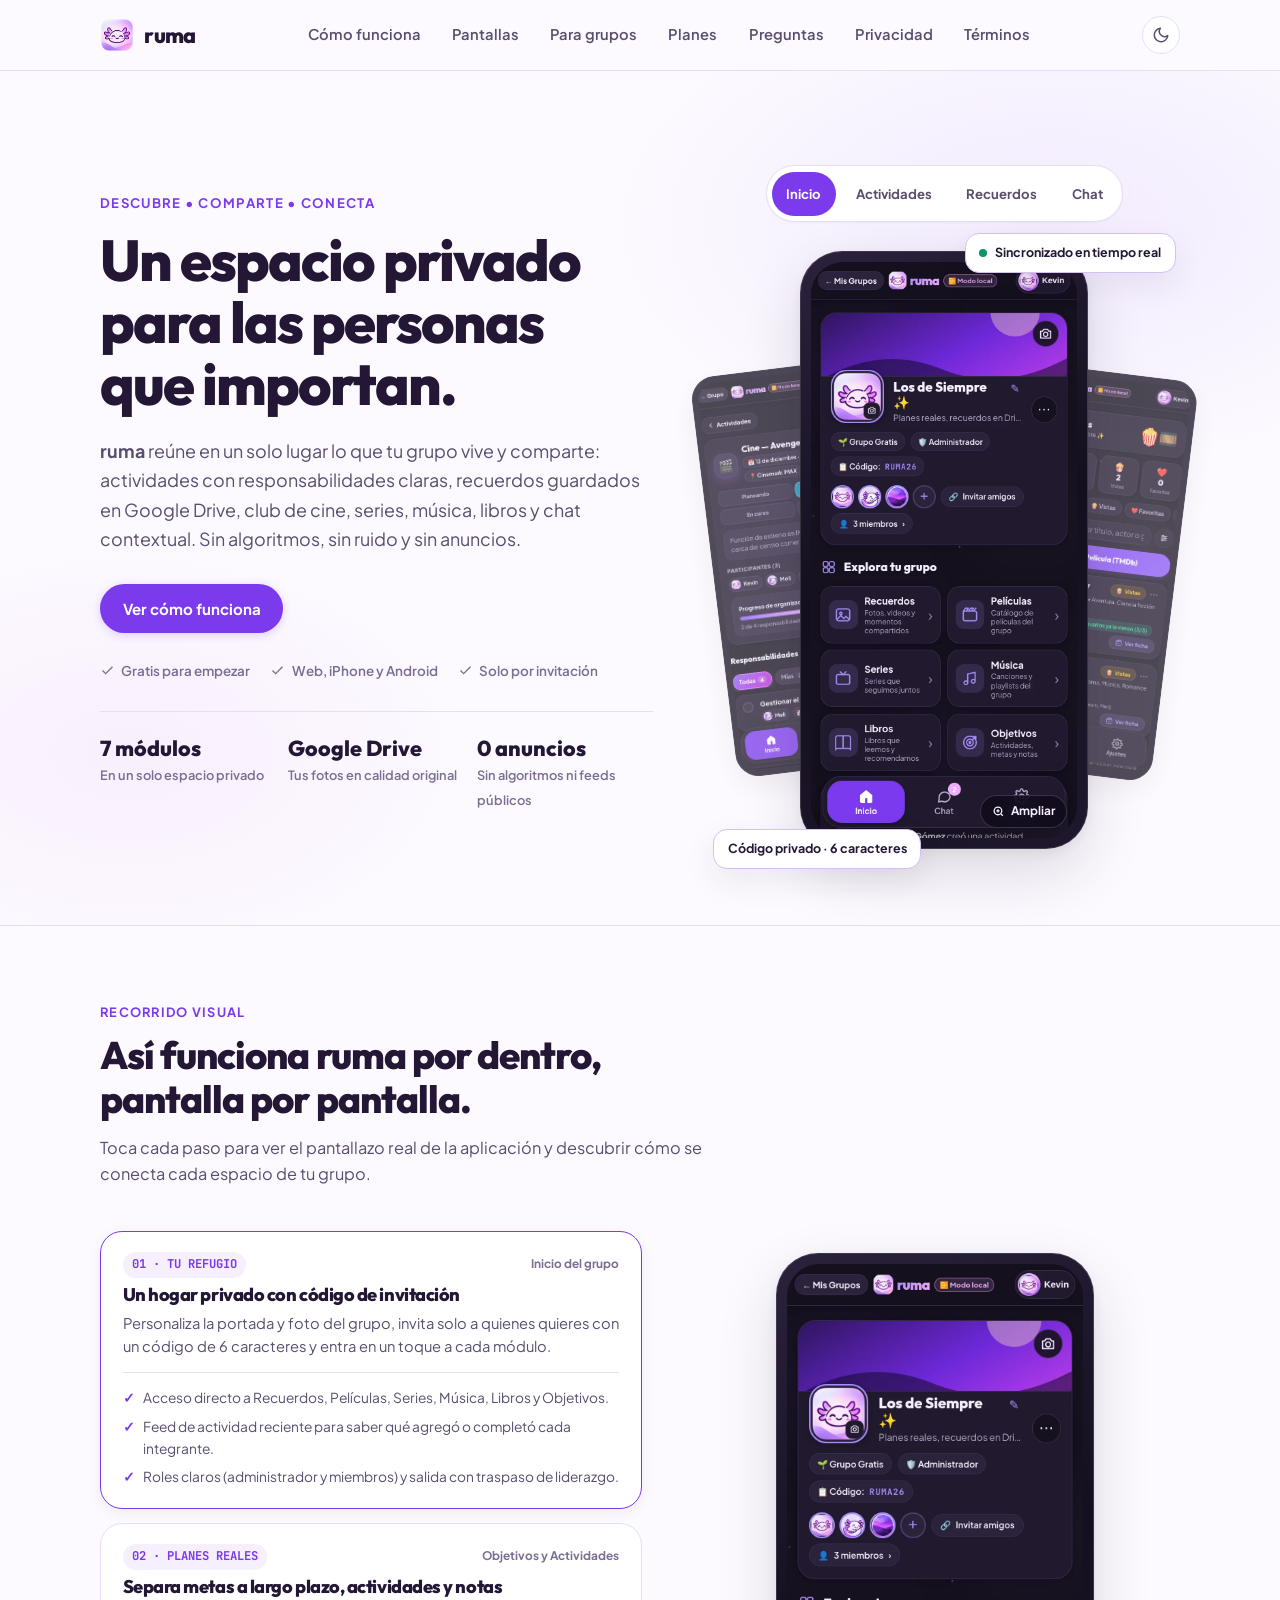
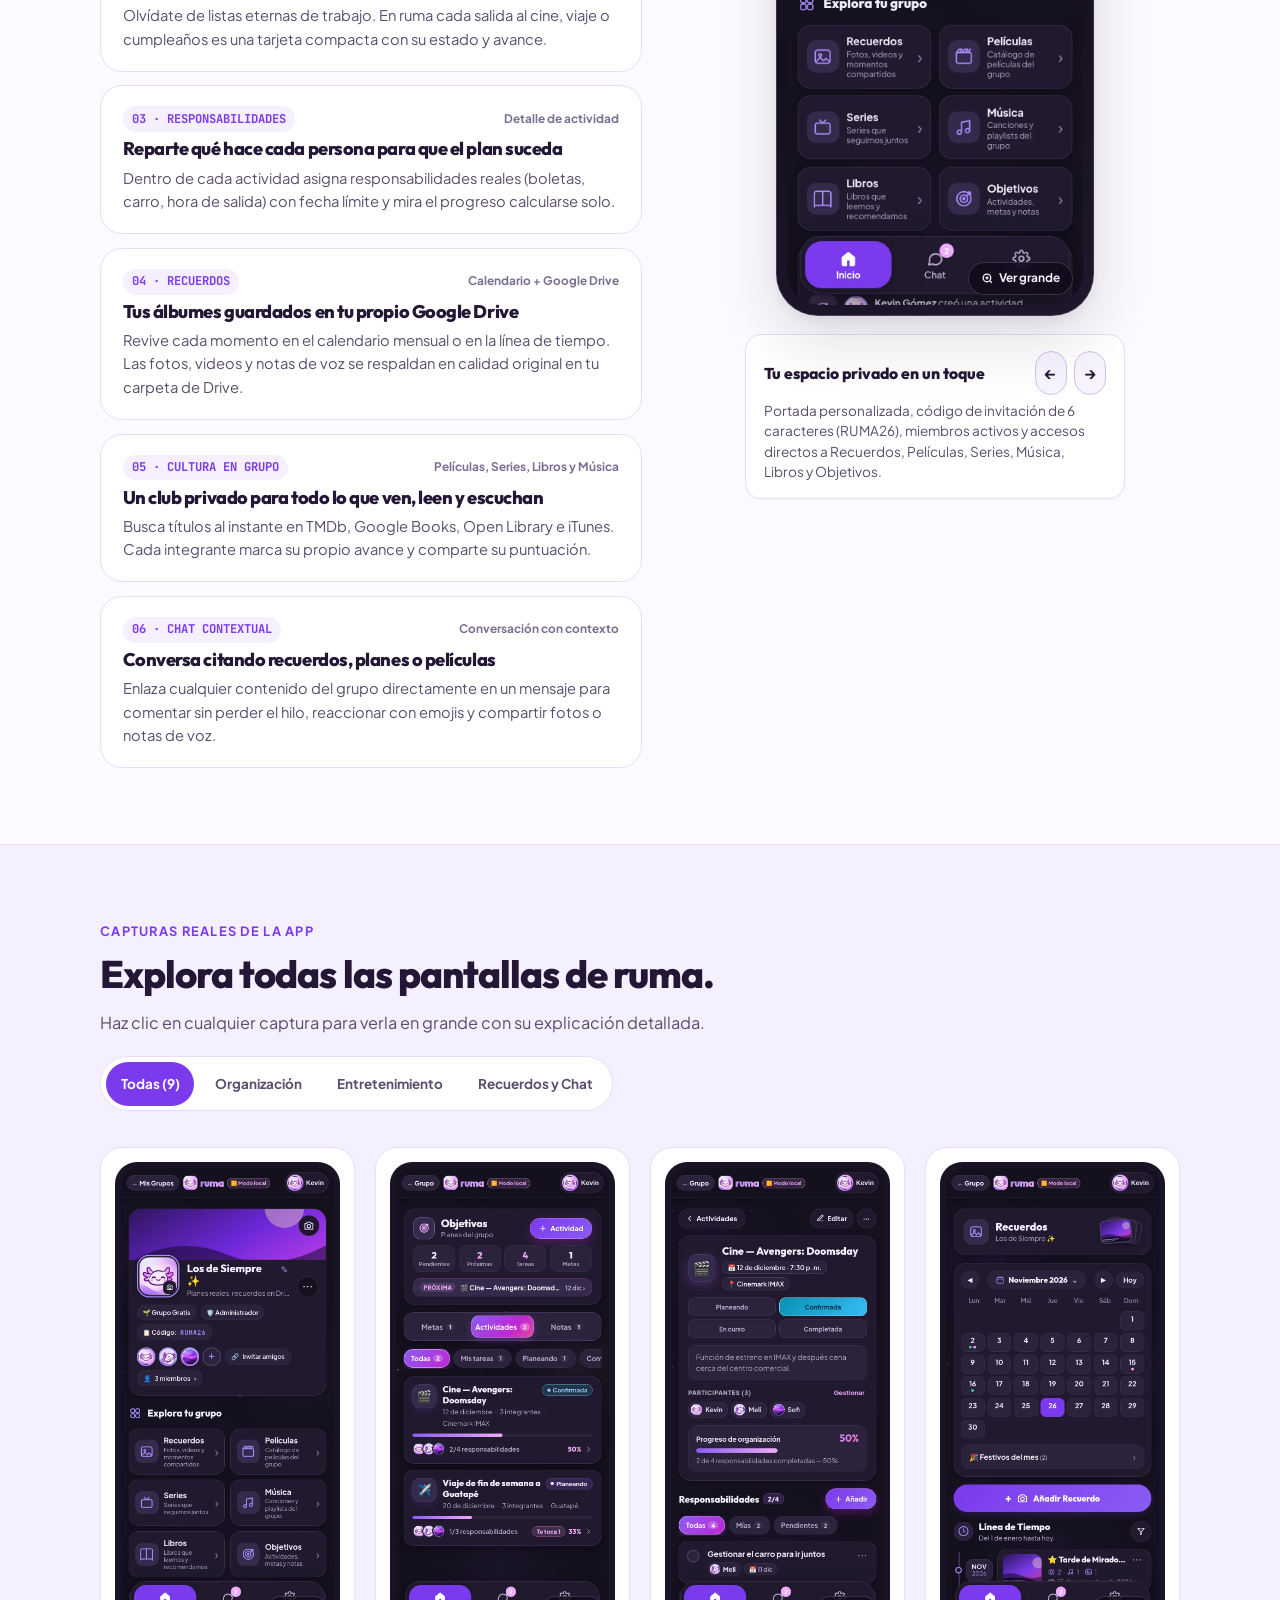
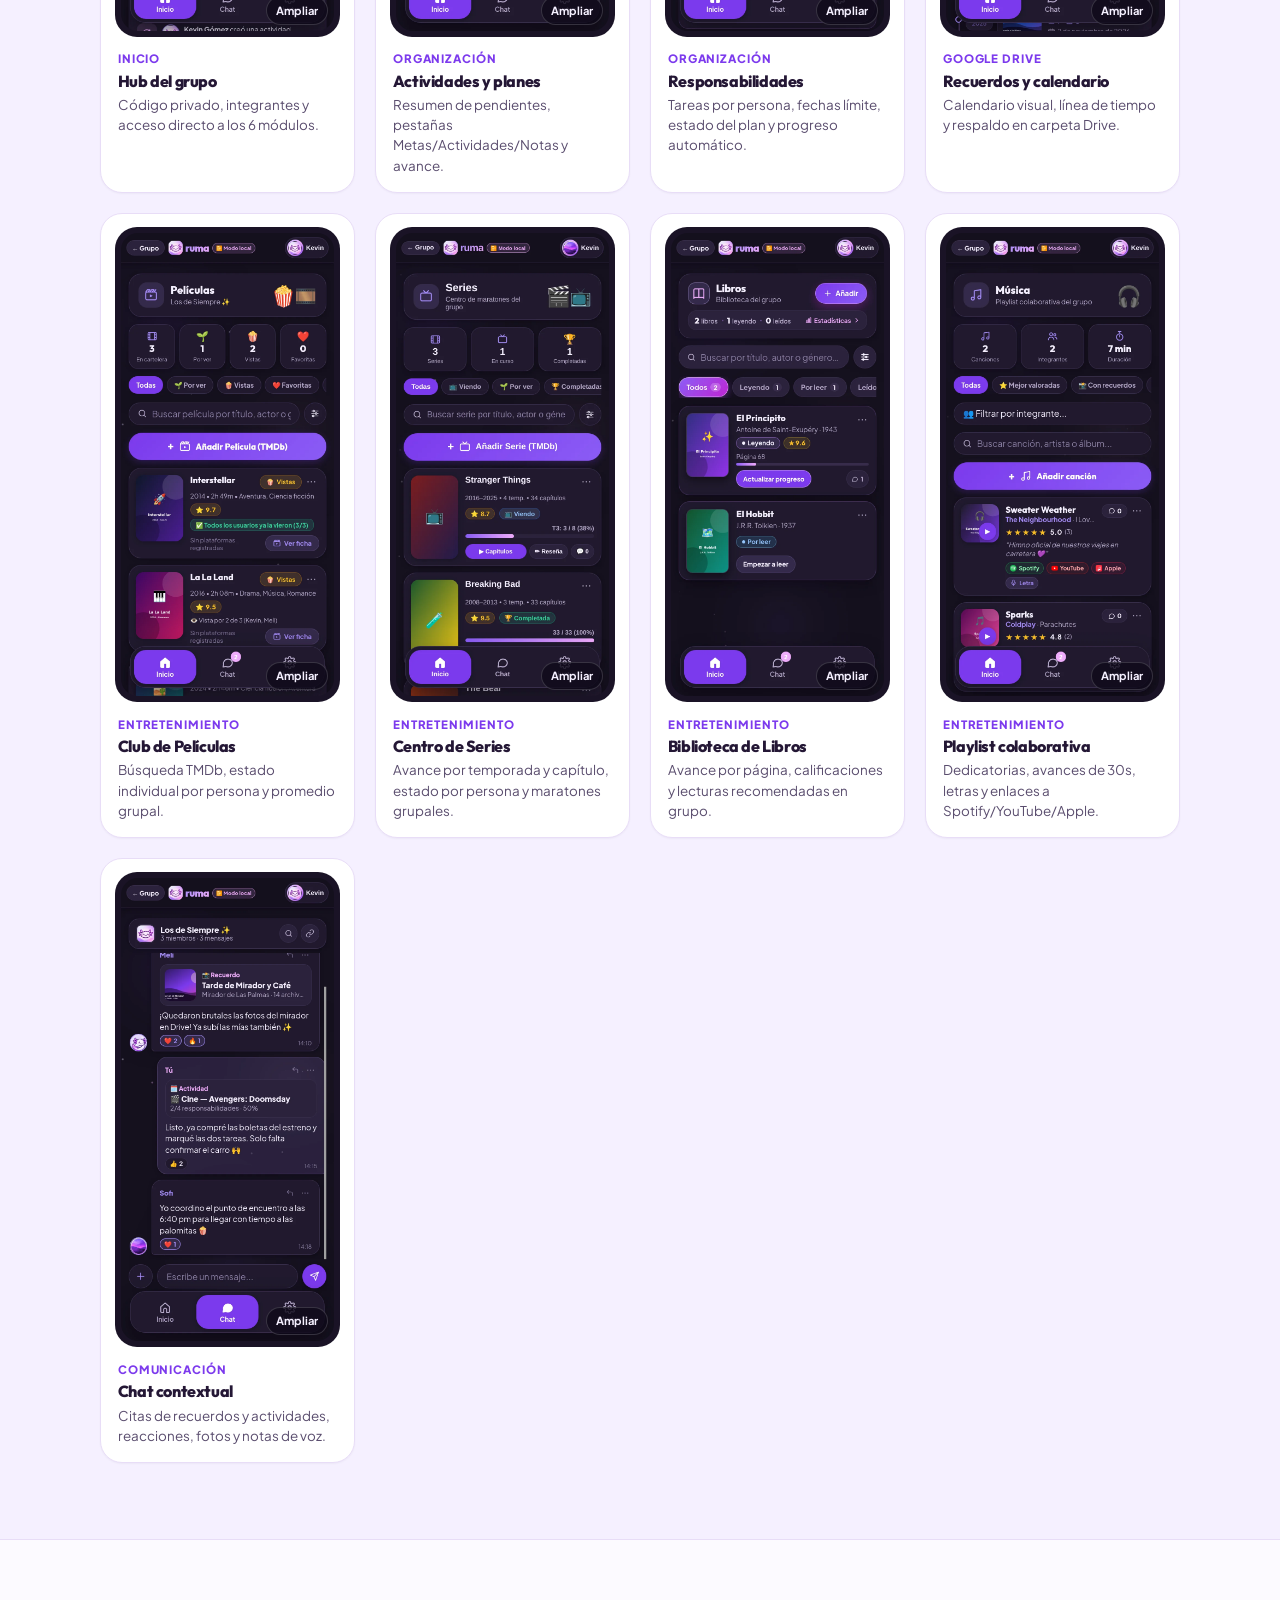
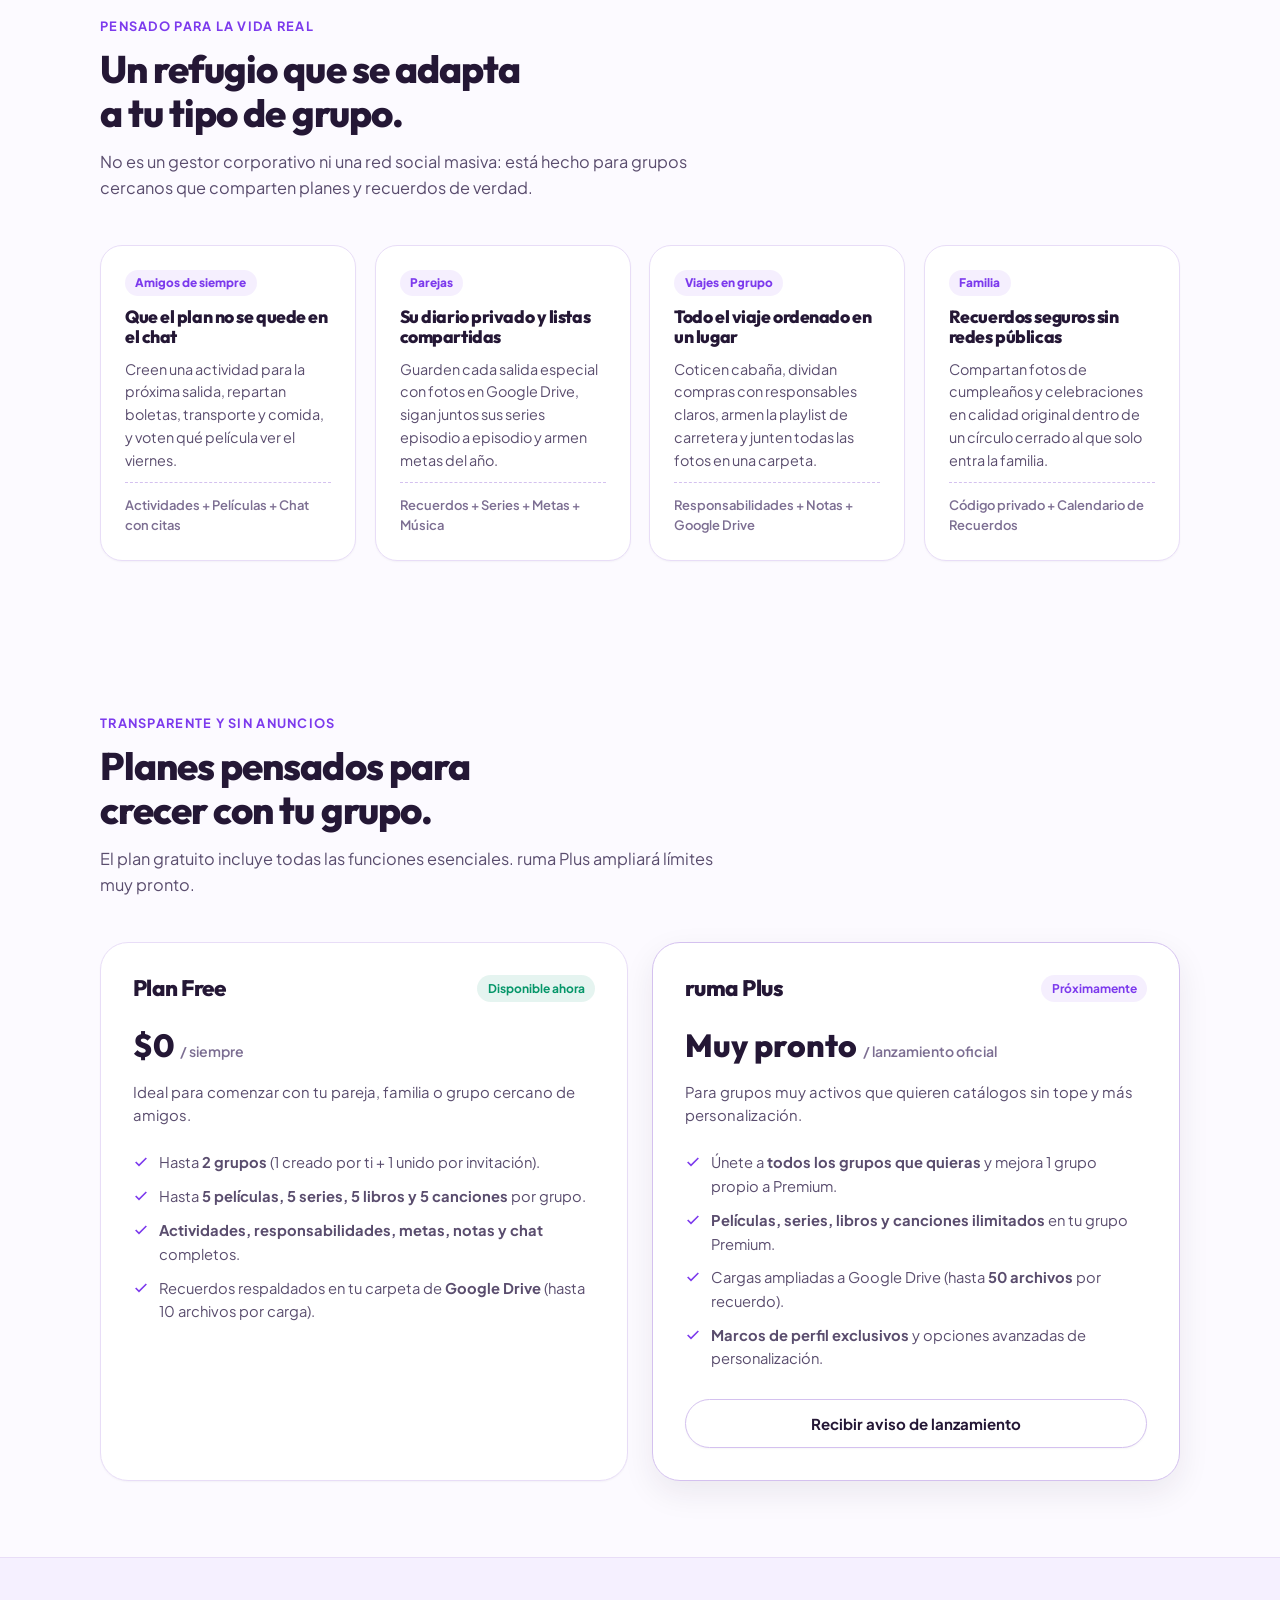
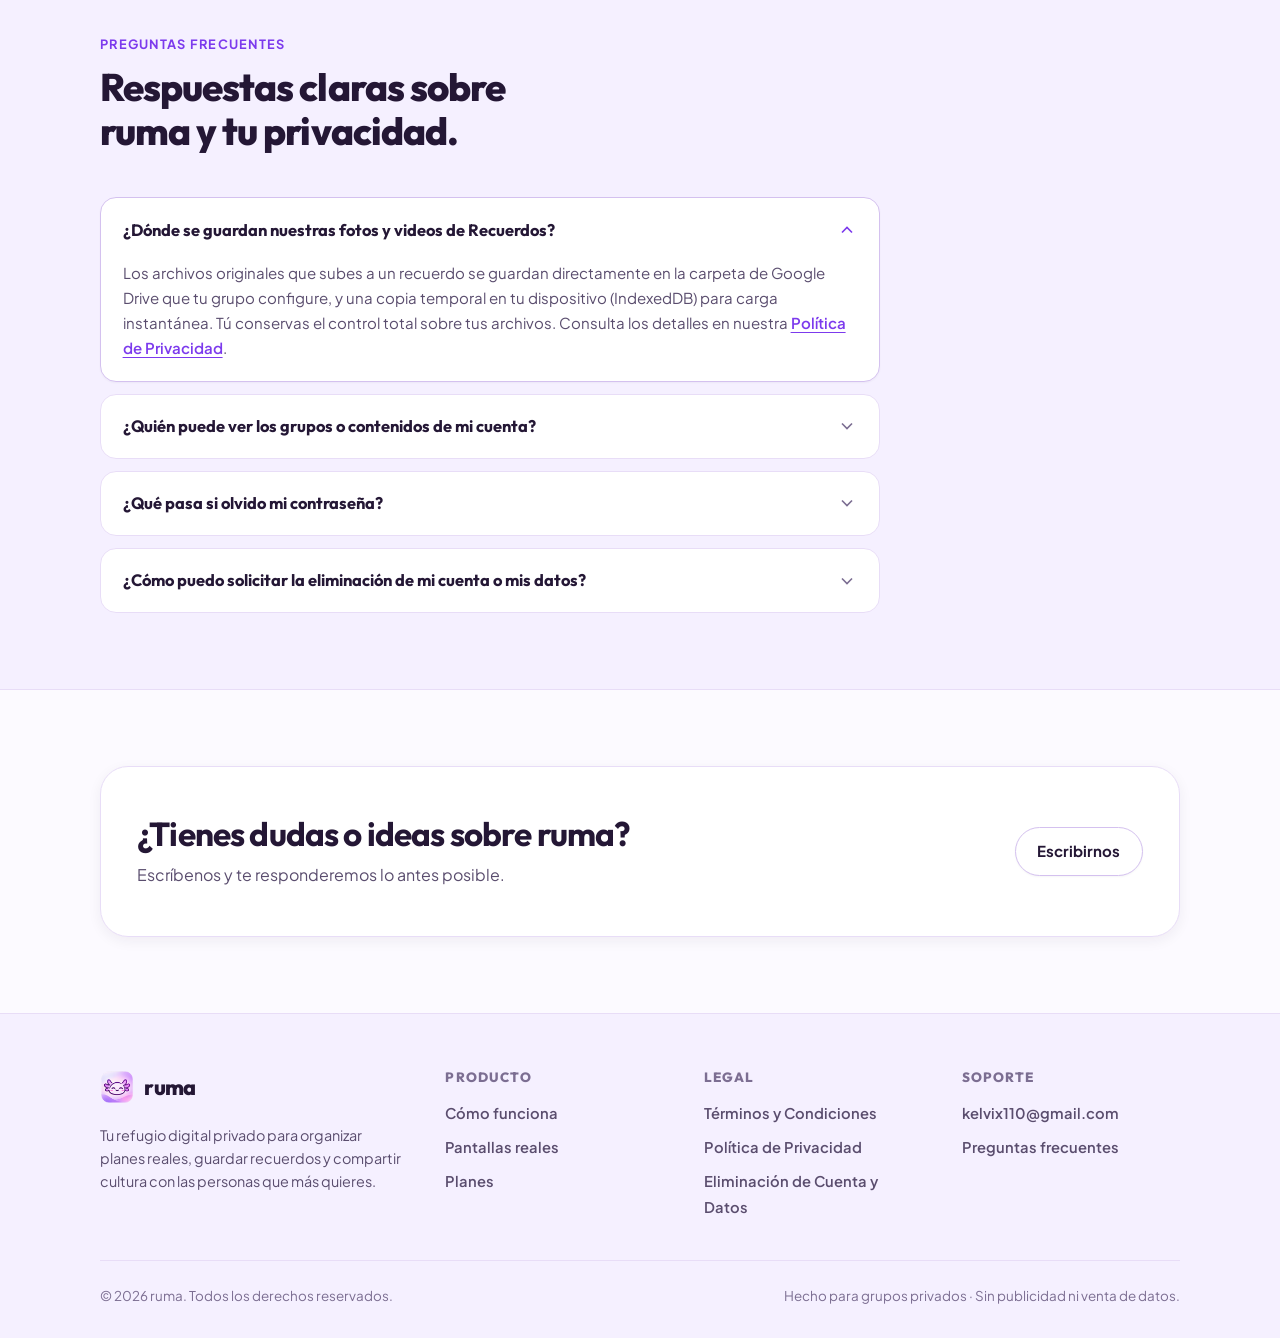
<file: index.html>
<!DOCTYPE html>
<html lang="es" data-theme="light">
<head>
  <meta charset="UTF-8" />
  <meta name="viewport" content="width=device-width, initial-scale=1.0" />
  <meta name="theme-color" content="#FCFAFF" />
  <title>ruma — Descubre • Comparte • Conecta</title>
  <meta name="description" content="ruma es el espacio digital privado para grupos de amigos, parejas y familias: recuerdos en Google Drive, actividades con responsabilidades, club de cine, series, música, libros y chat contextual." />

  <!-- Open Graph / Social -->
  <meta property="og:type" content="website" />
  <meta property="og:title" content="ruma — Descubre • Comparte • Conecta" />
  <meta property="og:description" content="Organiza planes reales, guarda recuerdos en Google Drive, comparte películas, series, música y libros, y conversa en un espacio privado sin algoritmos." />
  <meta property="og:image" content="assets/ruma_icon_512.png" />
  <meta name="twitter:card" content="summary" />

  <link rel="icon" type="image/png" href="assets/ruma_icon_192.png" />
  <link rel="apple-touch-icon" href="assets/apple-touch-icon.png" />

  <link rel="preconnect" href="https://fonts.googleapis.com" />
  <link rel="preconnect" href="https://fonts.gstatic.com" crossorigin />
  <link href="https://fonts.googleapis.com/css2?family=Outfit:wght@600;700;800&family=Plus+Jakarta+Sans:wght@400;500;600;700;800&family=JetBrains+Mono:wght@500;700&display=swap" rel="stylesheet" />
  <link rel="stylesheet" href="css/styles.css" />
</head>
<body>

  <!-- Navegación principal -->
  <header class="site-header">
    <div class="container nav-inner">
      <a href="./" class="brand" aria-label="ruma — Inicio">
        <img src="assets/ruma_home_axolotl.png" alt="Logo de ruma" class="brand-mark" width="34" height="34" />
        <span>ruma</span>
      </a>

      <nav class="nav-links" aria-label="Secciones principales">
        <a href="#recorrido">Cómo funciona</a>
        <a href="#pantallazos">Pantallas</a>
        <a href="#casos-de-uso">Para grupos</a>
        <a href="#planes">Planes</a>
        <a href="#faq">Preguntas</a>
        <a href="privacidad.html">Privacidad</a>
        <a href="terminos.html">Términos</a>
      </nav>

      <div class="nav-actions">
        <button type="button" class="icon-btn" id="theme-toggle" aria-label="Cambiar tema"></button>
        <button type="button" class="icon-btn mobile-menu-btn" id="mobile-menu-btn" aria-label="Abrir menú" aria-expanded="false" aria-controls="mobile-drawer">
          <svg width="20" height="20" viewBox="0 0 24 24" fill="none" stroke="currentColor" stroke-width="2" stroke-linecap="round" aria-hidden="true">
            <path d="M4 7h16M4 12h16M4 17h16" />
          </svg>
        </button>
      </div>
    </div>

    <div class="mobile-drawer" id="mobile-drawer">
      <nav class="mobile-drawer-links" aria-label="Menú móvil">
        <a href="#recorrido">Cómo funciona</a>
        <a href="#pantallazos">Pantallas reales</a>
        <a href="#casos-de-uso">Para quién es ruma</a>
        <a href="#planes">Planes</a>
        <a href="#faq">Preguntas frecuentes</a>
        <a href="privacidad.html">Política de privacidad</a>
        <a href="terminos.html">Términos y condiciones</a>
        <a href="eliminar-cuenta.html">Eliminación de cuenta</a>
      </nav>
    </div>
  </header>

  <main>
    <!-- Hero con escenario de pantallas reales -->
    <section class="hero">
      <div class="container hero-grid">
        <div>
          <div class="hero-eyebrow">Descubre • Comparte • Conecta</div>
          <h1>Un espacio privado para las personas que importan.</h1>
          <p class="hero-lead">
            <strong>ruma</strong> reúne en un solo lugar lo que tu grupo vive y comparte: actividades con responsabilidades claras, recuerdos guardados en Google Drive, club de cine, series, música, libros y chat contextual. Sin algoritmos, sin ruido y sin anuncios.
          </p>
          <div class="hero-cta-row">
            <a href="#recorrido" class="btn btn-primary">Ver cómo funciona</a>
          </div>
          <div class="hero-meta">
            <span>
              <svg width="15" height="15" viewBox="0 0 24 24" fill="none" stroke="currentColor" stroke-width="2.2" aria-hidden="true"><polyline points="20 6 9 17 4 12" /></svg>
              Gratis para empezar
            </span>
            <span>
              <svg width="15" height="15" viewBox="0 0 24 24" fill="none" stroke="currentColor" stroke-width="2.2" aria-hidden="true"><polyline points="20 6 9 17 4 12" /></svg>
              Web, iPhone y Android
            </span>
            <span>
              <svg width="15" height="15" viewBox="0 0 24 24" fill="none" stroke="currentColor" stroke-width="2.2" aria-hidden="true"><polyline points="20 6 9 17 4 12" /></svg>
              Solo por invitación
            </span>
          </div>

          <div class="hero-metrics">
            <div class="hero-metric">
              <strong>7 módulos</strong>
              <span>En un solo espacio privado</span>
            </div>
            <div class="hero-metric">
              <strong>Google Drive</strong>
              <span>Tus fotos en calidad original</span>
            </div>
            <div class="hero-metric">
              <strong>0 anuncios</strong>
              <span>Sin algoritmos ni feeds públicos</span>
            </div>
          </div>
        </div>

        <!-- Escenario visual con capturas reales de la app -->
        <div class="hero-stage" aria-label="Pantallazos reales de ruma">
          <div class="showcase-tabs" role="tablist" aria-label="Cambiar pantalla de vista previa">
            <button type="button" class="showcase-tab active" data-hero-screen="home" role="tab" aria-selected="true">Inicio</button>
            <button type="button" class="showcase-tab" data-hero-screen="activities" role="tab" aria-selected="false">Actividades</button>
            <button type="button" class="showcase-tab" data-hero-screen="memories" role="tab" aria-selected="false">Recuerdos</button>
            <button type="button" class="showcase-tab" data-hero-screen="chat" role="tab" aria-selected="false">Chat</button>
          </div>

          <div class="stage-cluster">
            <div class="stage-glow" aria-hidden="true"></div>

            <!-- Pantalla lateral izquierda (clic para cambiar) -->
            <button type="button" class="stage-peek stage-peek-left" data-peek-screen="activity-detail" aria-label="Ver pantalla de responsabilidades">
              <img src="assets/screens/screen-activity-detail.webp" alt="Vista de responsabilidades en ruma" width="196" height="424" />
            </button>

            <!-- Teléfono principal -->
            <div class="device-bezel">
              <div class="device-viewport" id="hero-phone-viewport">
                <img id="hero-phone-img" src="assets/screens/screen-home.webp" alt="Pantalla principal de un grupo en ruma" width="390" height="844" />
                <button type="button" class="device-zoom-btn" id="hero-zoom-btn" data-open-lightbox="home" aria-label="Ampliar pantallazo">
                  <svg width="13" height="13" viewBox="0 0 24 24" fill="none" stroke="currentColor" stroke-width="2.4" aria-hidden="true"><circle cx="11" cy="11" r="7"/><path d="m20 20-3.5-3.5M11 8v6M8 11h6"/></svg>
                  Ampliar
                </button>
              </div>
            </div>

            <!-- Pantalla lateral derecha (clic para cambiar) -->
            <button type="button" class="stage-peek stage-peek-right" data-peek-screen="movies" aria-label="Ver pantalla de club de películas">
              <img src="assets/screens/screen-movies.webp" alt="Vista de club de películas en ruma" width="196" height="424" />
            </button>

            <!-- Etiquetas contextuales sutiles -->
            <div class="stage-chip stage-chip-top" aria-hidden="true">
              <span class="stage-chip-dot"></span>
              Sincronizado en tiempo real
            </div>
            <div class="stage-chip stage-chip-bottom" aria-hidden="true">
              Código privado · 6 caracteres
            </div>
          </div>
        </div>
      </div>
    </section>

    <!-- Recorrido Visual Interactivo: Cómo funciona paso a paso -->
    <section class="section" id="recorrido">
      <div class="container">
        <div class="section-head" data-reveal>
          <div class="section-label">Recorrido visual</div>
          <h2>Así funciona ruma por dentro, pantalla por pantalla.</h2>
          <p>Toca cada paso para ver el pantallazo real de la aplicación y descubrir cómo se conecta cada espacio de tu grupo.</p>
        </div>

        <div class="tour-layout">
          <div class="tour-steps" role="list">
            <button type="button" class="tour-step active" data-tour-step data-tour-screen="home" aria-expanded="true">
              <div class="tour-step-head">
                <span class="tour-step-num">01 · TU REFUGIO</span>
                <span class="tour-step-tag">Inicio del grupo</span>
              </div>
              <h3>Un hogar privado con código de invitación</h3>
              <p>Personaliza la portada y foto del grupo, invita solo a quienes quieres con un código de 6 caracteres y entra en un toque a cada módulo.</p>
              <ul class="tour-step-bullets">
                <li>Acceso directo a Recuerdos, Películas, Series, Música, Libros y Objetivos.</li>
                <li>Feed de actividad reciente para saber qué agregó o completó cada integrante.</li>
                <li>Roles claros (administrador y miembros) y salida con traspaso de liderazgo.</li>
              </ul>
            </button>

            <button type="button" class="tour-step" data-tour-step data-tour-screen="activities" aria-expanded="false">
              <div class="tour-step-head">
                <span class="tour-step-num">02 · PLANES REALES</span>
                <span class="tour-step-tag">Objetivos y Actividades</span>
              </div>
              <h3>Separa metas a largo plazo, actividades y notas</h3>
              <p>Olvídate de listas eternas de trabajo. En ruma cada salida al cine, viaje o cumpleaños es una tarjeta compacta con su estado y avance.</p>
              <ul class="tour-step-bullets">
                <li>Tres pestañas limpias: Metas, Actividades y Notas compartidas.</li>
                <li>Resumen compacto con actividades pendientes, próximas y tareas asignadas a ti.</li>
                <li>Filtros rápidos por estado o por responsabilidades propias («Mis tareas»).</li>
              </ul>
            </button>

            <button type="button" class="tour-step" data-tour-step data-tour-screen="activity-detail" aria-expanded="false">
              <div class="tour-step-head">
                <span class="tour-step-num">03 · RESPONSABILIDADES</span>
                <span class="tour-step-tag">Detalle de actividad</span>
              </div>
              <h3>Reparte qué hace cada persona para que el plan suceda</h3>
              <p>Dentro de cada actividad asigna responsabilidades reales (boletas, carro, hora de salida) con fecha límite y mira el progreso calcularse solo.</p>
              <ul class="tour-step-bullets">
                <li>Estados de organización: Planeando, Confirmada, En curso y Completada.</li>
                <li>Avatar y nombre de cada responsable para saber exactamente qué le toca a cada uno.</li>
                <li>Barra de progreso automática según las tareas marcadas como listas.</li>
              </ul>
            </button>

            <button type="button" class="tour-step" data-tour-step data-tour-screen="memories" aria-expanded="false">
              <div class="tour-step-head">
                <span class="tour-step-num">04 · RECUERDOS</span>
                <span class="tour-step-tag">Calendario + Google Drive</span>
              </div>
              <h3>Tus álbumes guardados en tu propio Google Drive</h3>
              <p>Revive cada momento en el calendario mensual o en la línea de tiempo. Las fotos, videos y notas de voz se respaldan en calidad original en tu carpeta de Drive.</p>
              <ul class="tour-step-bullets">
                <li>Subcarpetas creadas automáticamente con formato «Título - Fecha».</li>
                <li>Asocia una canción, ubicación y comentarios del grupo a cada recuerdo.</li>
                <li>Caché local en IndexedDB para cargar tus recuerdos al instante en el teléfono.</li>
              </ul>
            </button>

            <div class="tour-step" data-tour-step data-tour-screen="movies" role="button" tabindex="0" aria-expanded="false">
              <div class="tour-step-head">
                <span class="tour-step-num">05 · CULTURA EN GRUPO</span>
                <span class="tour-step-tag">Películas, Series, Libros y Música</span>
              </div>
              <h3>Un club privado para todo lo que ven, leen y escuchan</h3>
              <p>Busca títulos al instante en TMDb, Google Books, Open Library e iTunes. Cada integrante marca su propio avance y comparte su puntuación.</p>
              <div class="tour-subpills" aria-label="Ver módulos de entretenimiento">
                <button type="button" class="tour-subpill active" data-sub-screen="movies">Películas</button>
                <button type="button" class="tour-subpill" data-sub-screen="books">Libros</button>
                <button type="button" class="tour-subpill" data-sub-screen="music">Música</button>
              </div>
              <ul class="tour-step-bullets">
                <li>Películas y series con seguimiento episodio por episodio y promedio grupal.</li>
                <li>Biblioteca de libros con barra de páginas leídas y reseñas por integrante.</li>
                <li>Playlist colaborativa con avances de 30s, letras y enlaces a Spotify, YouTube y Apple Music.</li>
              </ul>
            </div>

            <button type="button" class="tour-step" data-tour-step data-tour-screen="chat" aria-expanded="false">
              <div class="tour-step-head">
                <span class="tour-step-num">06 · CHAT CONTEXTUAL</span>
                <span class="tour-step-tag">Conversación con contexto</span>
              </div>
              <h3>Conversa citando recuerdos, planes o películas</h3>
              <p>Enlaza cualquier contenido del grupo directamente en un mensaje para comentar sin perder el hilo, reaccionar con emojis y compartir fotos o notas de voz.</p>
              <ul class="tour-step-bullets">
                <li>Selector organizado para citar recuerdos, películas, series, canciones, libros o actividades.</li>
                <li>Buscador interno de mensajes, respuestas estilo hilo y reacciones rápidas.</li>
                <li>Adjuntos de foto, video y audio optimizados para móvil sin llenar el almacenamiento local.</li>
              </ul>
            </button>
          </div>

          <!-- Teléfono sticky que cambia al seleccionar cada paso -->
          <div class="tour-sticky" data-reveal>
            <div class="device-bezel device-bezel-lg">
              <div class="device-viewport" id="tour-phone-viewport">
                <img id="tour-phone-img" src="assets/screens/screen-home.webp" alt="Vista real de ruma" width="390" height="844" />
                <button type="button" class="device-zoom-btn" id="tour-zoom-btn" data-open-lightbox="home" aria-label="Ver en pantalla completa">
                  <svg width="13" height="13" viewBox="0 0 24 24" fill="none" stroke="currentColor" stroke-width="2.4" aria-hidden="true"><circle cx="11" cy="11" r="7"/><path d="m20 20-3.5-3.5M11 8v6M8 11h6"/></svg>
                  Ver grande
                </button>
              </div>
            </div>

            <div class="tour-caption-card">
              <div class="tour-caption-top">
                <span class="tour-caption-title" id="tour-cap-title">Tu espacio privado en un toque</span>
                <div class="tour-nav-controls">
                  <button type="button" class="tour-nav-btn" id="tour-prev-btn" aria-label="Paso anterior">←</button>
                  <button type="button" class="tour-nav-btn" id="tour-next-btn" aria-label="Paso siguiente">→</button>
                </div>
              </div>
              <p class="tour-caption-text" id="tour-cap-text">
                Portada personalizada, código de invitación de 6 caracteres (RUMA26), miembros activos y accesos directos a Recuerdos, Películas, Series, Música, Libros y Objetivos.
              </p>
            </div>
          </div>
        </div>
      </div>
    </section>

    <!-- Galería completa de pantallazos reales -->
    <section class="section section-alt" id="pantallazos">
      <div class="container">
        <div class="gallery-head-row" data-reveal>
          <div class="section-head">
            <div class="section-label">Capturas reales de la app</div>
            <h2>Explora todas las pantallas de ruma.</h2>
            <p>Haz clic en cualquier captura para verla en grande con su explicación detallada.</p>
          </div>

          <div class="filter-bar" role="group" aria-label="Filtrar capturas por categoría">
            <button type="button" class="filter-pill active" data-gallery-filter="all" aria-pressed="true">Todas (9)</button>
            <button type="button" class="filter-pill" data-gallery-filter="org" aria-pressed="false">Organización</button>
            <button type="button" class="filter-pill" data-gallery-filter="media" aria-pressed="false">Entretenimiento</button>
            <button type="button" class="filter-pill" data-gallery-filter="social" aria-pressed="false">Recuerdos y Chat</button>
          </div>
        </div>

        <div class="screens-grid" data-reveal>
          <article class="screen-card" data-screen-cat="org">
            <button type="button" class="screen-thumb-btn" data-open-lightbox="home" aria-label="Ampliar Inicio del grupo">
              <img src="assets/screens/screen-home.webp" alt="Pantalla Inicio del grupo en ruma" loading="lazy" width="390" height="844" />
              <span class="screen-zoom-hint">Ampliar</span>
            </button>
            <div class="screen-card-info">
              <div class="screen-card-kicker">Inicio</div>
              <h3>Hub del grupo</h3>
              <p>Código privado, integrantes y acceso directo a los 6 módulos.</p>
            </div>
          </article>

          <article class="screen-card" data-screen-cat="org">
            <button type="button" class="screen-thumb-btn" data-open-lightbox="activities" aria-label="Ampliar Actividades grupales">
              <img src="assets/screens/screen-activities.webp" alt="Pantalla Actividades en ruma" loading="lazy" width="390" height="844" />
              <span class="screen-zoom-hint">Ampliar</span>
            </button>
            <div class="screen-card-info">
              <div class="screen-card-kicker">Organización</div>
              <h3>Actividades y planes</h3>
              <p>Resumen de pendientes, pestañas Metas/Actividades/Notas y avance.</p>
            </div>
          </article>

          <article class="screen-card" data-screen-cat="org">
            <button type="button" class="screen-thumb-btn" data-open-lightbox="activity-detail" aria-label="Ampliar Detalle de actividad">
              <img src="assets/screens/screen-activity-detail.webp" alt="Pantalla Detalle de actividad en ruma" loading="lazy" width="390" height="844" />
              <span class="screen-zoom-hint">Ampliar</span>
            </button>
            <div class="screen-card-info">
              <div class="screen-card-kicker">Organización</div>
              <h3>Responsabilidades</h3>
              <p>Tareas por persona, fechas límite, estado del plan y progreso automático.</p>
            </div>
          </article>

          <article class="screen-card" data-screen-cat="social">
            <button type="button" class="screen-thumb-btn" data-open-lightbox="memories" aria-label="Ampliar Recuerdos en Google Drive">
              <img src="assets/screens/screen-memories.webp" alt="Pantalla Recuerdos en ruma" loading="lazy" width="390" height="844" />
              <span class="screen-zoom-hint">Ampliar</span>
            </button>
            <div class="screen-card-info">
              <div class="screen-card-kicker">Google Drive</div>
              <h3>Recuerdos y calendario</h3>
              <p>Calendario visual, línea de tiempo y respaldo en carpeta Drive.</p>
            </div>
          </article>

          <article class="screen-card" data-screen-cat="media">
            <button type="button" class="screen-thumb-btn" data-open-lightbox="movies" aria-label="Ampliar Club de Películas">
              <img src="assets/screens/screen-movies.webp" alt="Pantalla Películas en ruma" loading="lazy" width="390" height="844" />
              <span class="screen-zoom-hint">Ampliar</span>
            </button>
            <div class="screen-card-info">
              <div class="screen-card-kicker">Entretenimiento</div>
              <h3>Club de Películas</h3>
              <p>Búsqueda TMDb, estado individual por persona y promedio grupal.</p>
            </div>
          </article>

          <article class="screen-card" data-screen-cat="media">
            <button type="button" class="screen-thumb-btn" data-open-lightbox="series" aria-label="Ampliar Club de Series">
              <img src="assets/screens/screen-series.webp" alt="Pantalla Series en ruma" loading="lazy" width="390" height="844" />
              <span class="screen-zoom-hint">Ampliar</span>
            </button>
            <div class="screen-card-info">
              <div class="screen-card-kicker">Entretenimiento</div>
              <h3>Centro de Series</h3>
              <p>Avance por temporada y capítulo, estado por persona y maratones grupales.</p>
            </div>
          </article>

          <article class="screen-card" data-screen-cat="media">
            <button type="button" class="screen-thumb-btn" data-open-lightbox="books" aria-label="Ampliar Club de Libros">
              <img src="assets/screens/screen-books.webp" alt="Pantalla Libros en ruma" loading="lazy" width="390" height="844" />
              <span class="screen-zoom-hint">Ampliar</span>
            </button>
            <div class="screen-card-info">
              <div class="screen-card-kicker">Entretenimiento</div>
              <h3>Biblioteca de Libros</h3>
              <p>Avance por página, calificaciones y lecturas recomendadas en grupo.</p>
            </div>
          </article>

          <article class="screen-card" data-screen-cat="media">
            <button type="button" class="screen-thumb-btn" data-open-lightbox="music" aria-label="Ampliar Música compartida">
              <img src="assets/screens/screen-music.webp" alt="Pantalla Música en ruma" loading="lazy" width="390" height="844" />
              <span class="screen-zoom-hint">Ampliar</span>
            </button>
            <div class="screen-card-info">
              <div class="screen-card-kicker">Entretenimiento</div>
              <h3>Playlist colaborativa</h3>
              <p>Dedicatorias, avances de 30s, letras y enlaces a Spotify/YouTube/Apple.</p>
            </div>
          </article>

          <article class="screen-card" data-screen-cat="social">
            <button type="button" class="screen-thumb-btn" data-open-lightbox="chat" aria-label="Ampliar Chat contextual">
              <img src="assets/screens/screen-chat.webp" alt="Pantalla Chat contextual en ruma" loading="lazy" width="390" height="844" />
              <span class="screen-zoom-hint">Ampliar</span>
            </button>
            <div class="screen-card-info">
              <div class="screen-card-kicker">Comunicación</div>
              <h3>Chat contextual</h3>
              <p>Citas de recuerdos y actividades, reacciones, fotos y notas de voz.</p>
            </div>
          </article>
        </div>
      </div>
    </section>

    <!-- Casos de uso reales -->
    <section class="section" id="casos-de-uso">
      <div class="container">
        <div class="section-head" data-reveal>
          <div class="section-label">Pensado para la vida real</div>
          <h2>Un refugio que se adapta a tu tipo de grupo.</h2>
          <p>No es un gestor corporativo ni una red social masiva: está hecho para grupos cercanos que comparten planes y recuerdos de verdad.</p>
        </div>

        <div class="usecases-grid" data-reveal>
          <article class="usecase-card">
            <span class="usecase-tag">Amigos de siempre</span>
            <h3>Que el plan no se quede en el chat</h3>
            <p>Creen una actividad para la próxima salida, repartan boletas, transporte y comida, y voten qué película ver el viernes.</p>
            <div class="usecase-example">Actividades + Películas + Chat con citas</div>
          </article>

          <article class="usecase-card">
            <span class="usecase-tag">Parejas</span>
            <h3>Su diario privado y listas compartidas</h3>
            <p>Guarden cada salida especial con fotos en Google Drive, sigan juntos sus series episodio a episodio y armen metas del año.</p>
            <div class="usecase-example">Recuerdos + Series + Metas + Música</div>
          </article>

          <article class="usecase-card">
            <span class="usecase-tag">Viajes en grupo</span>
            <h3>Todo el viaje ordenado en un lugar</h3>
            <p>Coticen cabaña, dividan compras con responsables claros, armen la playlist de carretera y junten todas las fotos en una carpeta.</p>
            <div class="usecase-example">Responsabilidades + Notas + Google Drive</div>
          </article>

          <article class="usecase-card">
            <span class="usecase-tag">Familia</span>
            <h3>Recuerdos seguros sin redes públicas</h3>
            <p>Compartan fotos de cumpleaños y celebraciones en calidad original dentro de un círculo cerrado al que solo entra la familia.</p>
            <div class="usecase-example">Código privado + Calendario de Recuerdos</div>
          </article>
        </div>
      </div>
    </section>


    <!-- Planes -->
    <section class="section" id="planes">
      <div class="container">
        <div class="section-head" data-reveal>
          <div class="section-label">Transparente y sin anuncios</div>
          <h2>Planes pensados para crecer con tu grupo.</h2>
          <p>El plan gratuito incluye todas las funciones esenciales. ruma Plus ampliará límites muy pronto.</p>
        </div>

        <div class="plans-grid" data-reveal>
          <article class="plan-card">
            <div class="plan-top">
              <h3 class="plan-name">Plan Free</h3>
              <span class="plan-tag success">Disponible ahora</span>
            </div>
            <div class="plan-price">$0 <small>/ siempre</small></div>
            <p class="plan-desc">Ideal para comenzar con tu pareja, familia o grupo cercano de amigos.</p>
            <ul class="plan-list">
              <li>
                <svg width="16" height="16" viewBox="0 0 24 24" fill="none" stroke="currentColor" stroke-width="2.4" aria-hidden="true"><polyline points="20 6 9 17 4 12" /></svg>
                <span>Hasta <strong>2 grupos</strong> (1 creado por ti + 1 unido por invitación).</span>
              </li>
              <li>
                <svg width="16" height="16" viewBox="0 0 24 24" fill="none" stroke="currentColor" stroke-width="2.4" aria-hidden="true"><polyline points="20 6 9 17 4 12" /></svg>
                <span>Hasta <strong>5 películas, 5 series, 5 libros y 5 canciones</strong> por grupo.</span>
              </li>
              <li>
                <svg width="16" height="16" viewBox="0 0 24 24" fill="none" stroke="currentColor" stroke-width="2.4" aria-hidden="true"><polyline points="20 6 9 17 4 12" /></svg>
                <span><strong>Actividades, responsabilidades, metas, notas y chat</strong> completos.</span>
              </li>
              <li>
                <svg width="16" height="16" viewBox="0 0 24 24" fill="none" stroke="currentColor" stroke-width="2.4" aria-hidden="true"><polyline points="20 6 9 17 4 12" /></svg>
                <span>Recuerdos respaldados en tu carpeta de <strong>Google Drive</strong> (hasta 10 archivos por carga).</span>
              </li>
            </ul>
          </article>

          <article class="plan-card featured">
            <div class="plan-top">
              <h3 class="plan-name">ruma Plus</h3>
              <span class="plan-tag">Próximamente</span>
            </div>
            <div class="plan-price">Muy pronto <small>/ lanzamiento oficial</small></div>
            <p class="plan-desc">Para grupos muy activos que quieren catálogos sin tope y más personalización.</p>
            <ul class="plan-list">
              <li>
                <svg width="16" height="16" viewBox="0 0 24 24" fill="none" stroke="currentColor" stroke-width="2.4" aria-hidden="true"><polyline points="20 6 9 17 4 12" /></svg>
                <span>Únete a <strong>todos los grupos que quieras</strong> y mejora 1 grupo propio a Premium.</span>
              </li>
              <li>
                <svg width="16" height="16" viewBox="0 0 24 24" fill="none" stroke="currentColor" stroke-width="2.4" aria-hidden="true"><polyline points="20 6 9 17 4 12" /></svg>
                <span><strong>Películas, series, libros y canciones ilimitados</strong> en tu grupo Premium.</span>
              </li>
              <li>
                <svg width="16" height="16" viewBox="0 0 24 24" fill="none" stroke="currentColor" stroke-width="2.4" aria-hidden="true"><polyline points="20 6 9 17 4 12" /></svg>
                <span>Cargas ampliadas a Google Drive (hasta <strong>50 archivos</strong> por recuerdo).</span>
              </li>
              <li>
                <svg width="16" height="16" viewBox="0 0 24 24" fill="none" stroke="currentColor" stroke-width="2.4" aria-hidden="true"><polyline points="20 6 9 17 4 12" /></svg>
                <span><strong>Marcos de perfil exclusivos</strong> y opciones avanzadas de personalización.</span>
              </li>
            </ul>
            <a href="mailto:kelvix110@gmail.com?subject=Inter%C3%A9s%20en%20ruma%20Plus" class="btn btn-secondary">Recibir aviso de lanzamiento</a>
          </article>
        </div>
      </div>
    </section>

    <!-- Preguntas frecuentes -->
    <section class="section section-alt" id="faq">
      <div class="container">
        <div class="section-head" data-reveal>
          <div class="section-label">Preguntas frecuentes</div>
          <h2>Respuestas claras sobre ruma y tu privacidad.</h2>
        </div>

        <div class="faq-list" data-reveal>
          <details class="faq-item" open>
            <summary>
              ¿Dónde se guardan nuestras fotos y videos de Recuerdos?
              <svg class="faq-chevron" viewBox="0 0 24 24" fill="none" stroke="currentColor" stroke-width="2" aria-hidden="true"><polyline points="6 9 12 15 18 9" /></svg>
            </summary>
            <div class="faq-body">
              Los archivos originales que subes a un recuerdo se guardan directamente en la carpeta de Google Drive que tu grupo configure, y una copia temporal en tu dispositivo (IndexedDB) para carga instantánea. Tú conservas el control total sobre tus archivos. Consulta los detalles en nuestra <a href="privacidad.html">Política de Privacidad</a>.
            </div>
          </details>

          <details class="faq-item">
            <summary>
              ¿Quién puede ver los grupos o contenidos de mi cuenta?
              <svg class="faq-chevron" viewBox="0 0 24 24" fill="none" stroke="currentColor" stroke-width="2" aria-hidden="true"><polyline points="6 9 12 15 18 9" /></svg>
            </summary>
            <div class="faq-body">
              ruma no tiene feeds públicos ni buscador global de grupos. Solo las personas que reciban el código de invitación privado de 6 caracteres pueden unirse y ver el contenido del grupo.
            </div>
          </details>

          <details class="faq-item">
            <summary>
              ¿Qué pasa si olvido mi contraseña?
              <svg class="faq-chevron" viewBox="0 0 24 24" fill="none" stroke="currentColor" stroke-width="2" aria-hidden="true"><polyline points="6 9 12 15 18 9" /></svg>
            </summary>
            <div class="faq-body">
              Al crear tu cuenta, ruma genera un código personal de recuperación (<code>RUMA-XXXX-XXXX</code>) que se almacena cifrado con hash PBKDF2-SHA256. Si olvidas tu contraseña, podrás restablecerla ingresando ese código, y el sistema generará automáticamente uno nuevo de un solo uso. También puedes renovarlo cuando quieras en Ajustes → Mi Cuenta.
            </div>
          </details>

          <details class="faq-item">
            <summary>
              ¿Cómo puedo solicitar la eliminación de mi cuenta o mis datos?
              <svg class="faq-chevron" viewBox="0 0 24 24" fill="none" stroke="currentColor" stroke-width="2" aria-hidden="true"><polyline points="6 9 12 15 18 9" /></svg>
            </summary>
            <div class="faq-body">
              Puedes solicitar la eliminación total o parcial de tu cuenta y datos en cualquier momento desde nuestra página dedicada de <a href="eliminar-cuenta.html">Eliminación de Cuenta y Datos</a> o escribiendo a <a href="mailto:kelvix110@gmail.com">kelvix110@gmail.com</a>.
            </div>
          </details>
        </div>
      </div>
    </section>

    <!-- CTA final -->
    <section class="section">
      <div class="container">
        <div class="cta-band" data-reveal>
          <div>
            <h2>¿Tienes dudas o ideas sobre ruma?</h2>
            <p>Escríbenos y te responderemos lo antes posible.</p>
          </div>
          <div class="cta-band-actions">
            <a href="mailto:kelvix110@gmail.com?subject=Contacto%20ruma" class="btn btn-secondary">Escribirnos</a>
          </div>
        </div>
      </div>
    </section>
  </main>

  <!-- Lightbox de pantallas reales -->
  <div class="lightbox" id="screen-lightbox" role="dialog" aria-modal="true" aria-hidden="true" aria-labelledby="lb-title">
    <div class="lightbox-dialog">
      <button type="button" class="lightbox-close" id="lb-close" aria-label="Cerrar vista ampliada">✕</button>
      <div class="lightbox-phone">
        <img id="lb-img" src="assets/screens/screen-home.webp" alt="Pantalla ampliada de ruma" />
      </div>
      <div class="lightbox-meta">
        <span class="lightbox-kicker" id="lb-kicker">Inicio del grupo</span>
        <h3 id="lb-title">Tu espacio privado en un toque</h3>
        <p id="lb-desc"></p>
        <div class="lightbox-controls">
          <button type="button" class="btn btn-ghost btn-sm" id="lb-prev">← Anterior</button>
          <button type="button" class="btn btn-ghost btn-sm" id="lb-next">Siguiente →</button>
          <span id="lb-counter" style="font-family:var(--font-mono);font-size:0.8rem;color:#B8A9CC;margin-left:0.35rem;">1 / 9</span>
        </div>
      </div>
    </div>
  </div>

  <!-- Pie de página -->
  <footer class="site-footer">
    <div class="container">
      <div class="footer-grid">
        <div>
          <a href="./" class="brand">
            <img src="assets/ruma_home_axolotl.png" alt="ruma" class="brand-mark" width="32" height="32" />
            <span>ruma</span>
          </a>
          <p class="footer-desc">
            Tu refugio digital privado para organizar planes reales, guardar recuerdos y compartir cultura con las personas que más quieres.
          </p>
        </div>

        <div class="footer-col">
          <h4>Producto</h4>
          <ul>
            <li><a href="#recorrido">Cómo funciona</a></li>
            <li><a href="#pantallazos">Pantallas reales</a></li>
            <li><a href="#planes">Planes</a></li>
          </ul>
        </div>

        <div class="footer-col">
          <h4>Legal</h4>
          <ul>
            <li><a href="terminos.html">Términos y Condiciones</a></li>
            <li><a href="privacidad.html">Política de Privacidad</a></li>
            <li><a href="eliminar-cuenta.html">Eliminación de Cuenta y Datos</a></li>
          </ul>
        </div>

        <div class="footer-col">
          <h4>Soporte</h4>
          <ul>
            <li><a href="mailto:kelvix110@gmail.com">kelvix110@gmail.com</a></li>
            <li><a href="#faq">Preguntas frecuentes</a></li>
          </ul>
        </div>
      </div>

      <div class="footer-bottom">
        <span>© 2026 ruma. Todos los derechos reservados.</span>
        <span>Hecho para grupos privados · Sin publicidad ni venta de datos.</span>
      </div>
    </div>
  </footer>

  <script src="js/main.js" defer></script>
</body>
</html>
</file>
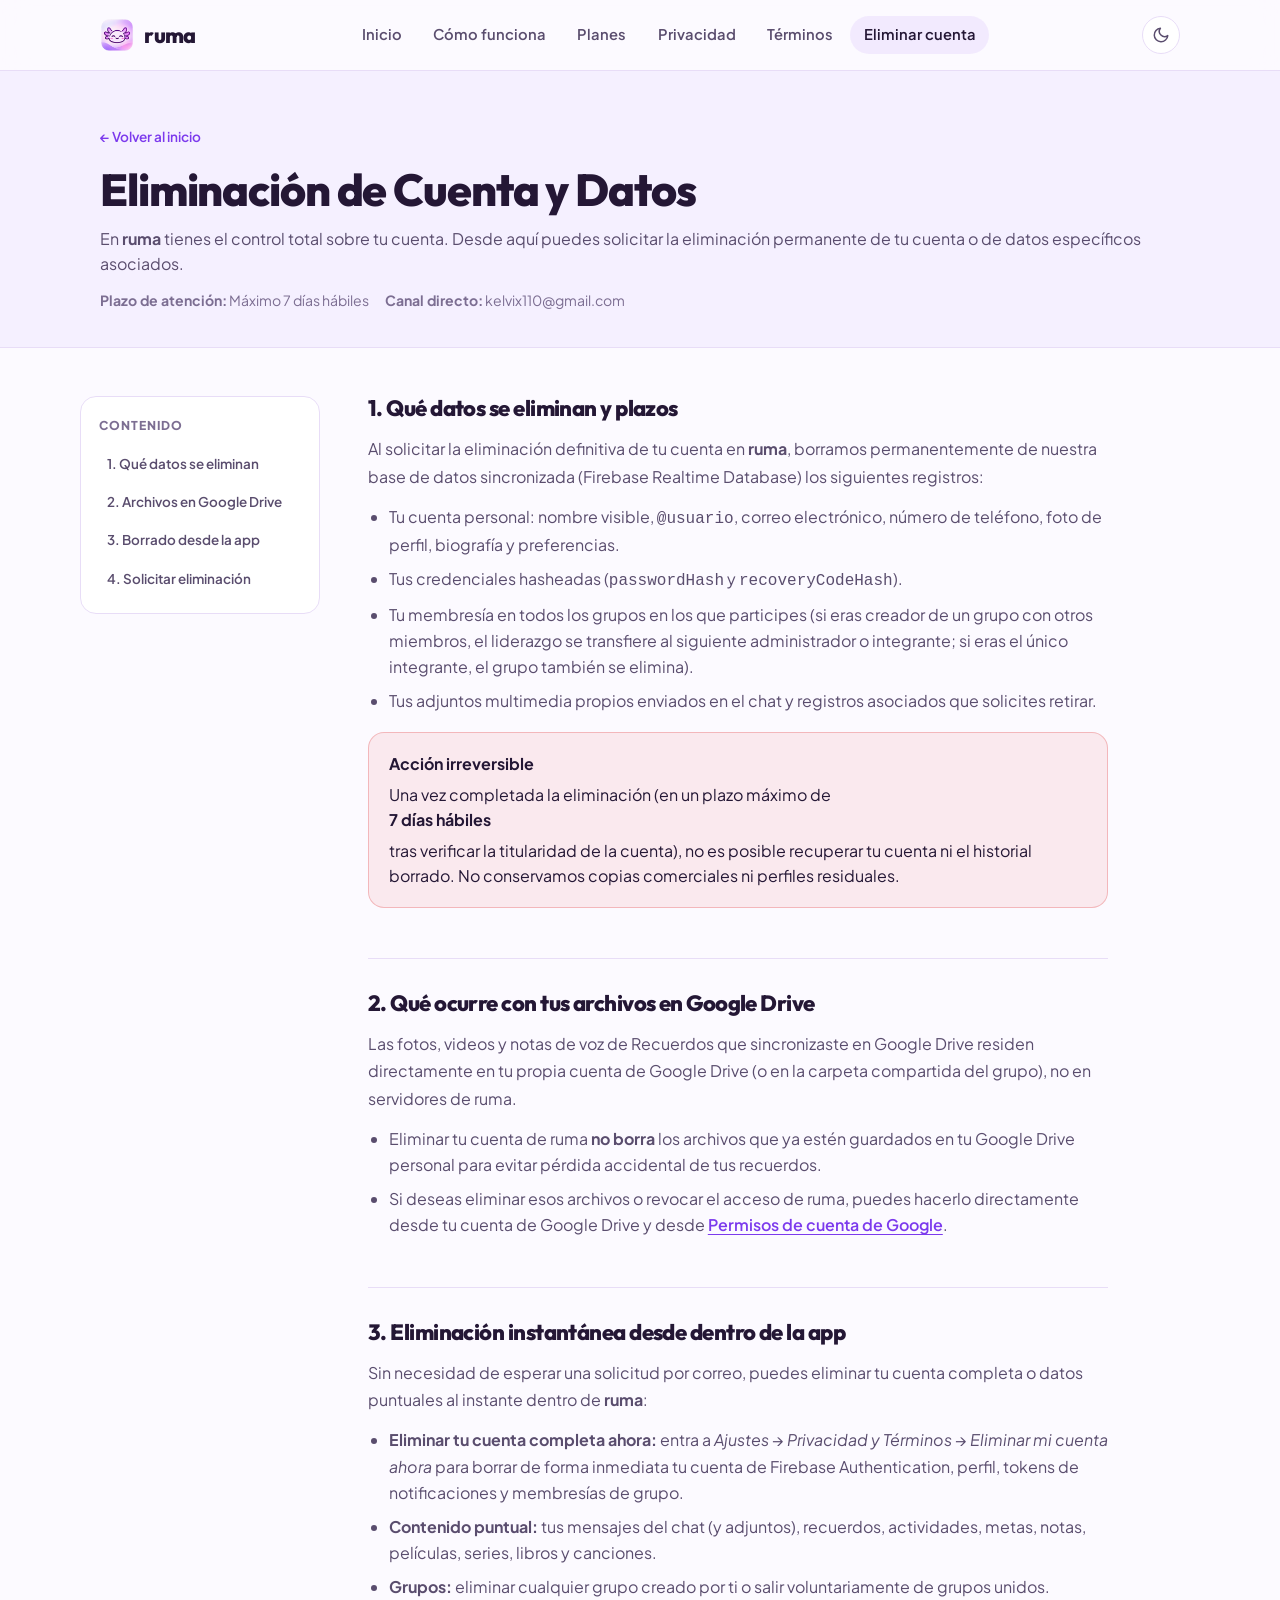
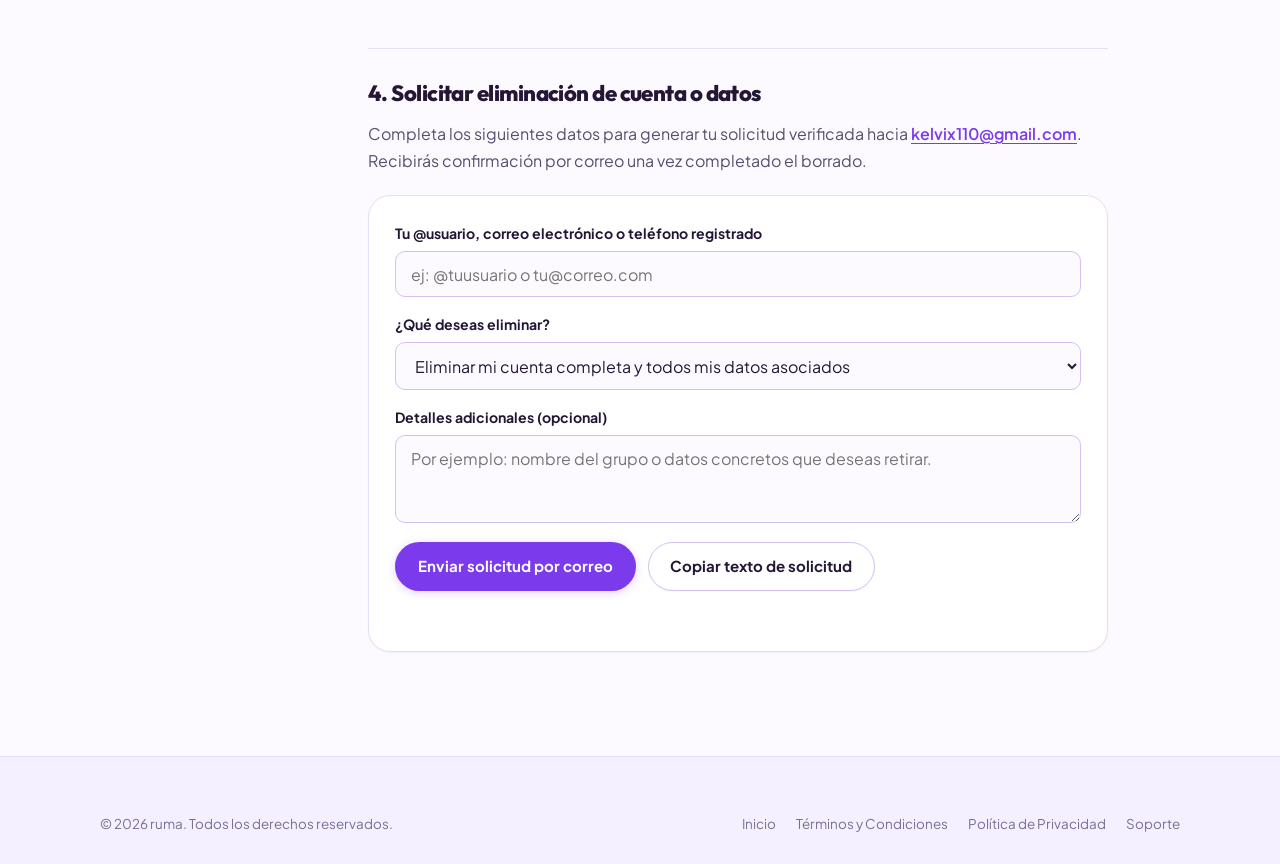
<file: eliminar-cuenta.html>
<!DOCTYPE html>
<html lang="es" data-theme="light">
<head>
  <meta charset="UTF-8" />
  <meta name="viewport" content="width=device-width, initial-scale=1.0" />
  <meta name="theme-color" content="#FCFAFF" />
  <title>Eliminación de Cuenta y Datos — ruma</title>
  <meta name="description" content="Cómo solicitar la eliminación definitiva de tu cuenta y datos personales en ruma, qué datos se borran y en cuánto tiempo se procesa tu solicitud." />
  <link rel="icon" type="image/png" href="assets/ruma_icon_192.png" />
  <link rel="apple-touch-icon" href="assets/apple-touch-icon.png" />
  <link rel="preconnect" href="https://fonts.googleapis.com" />
  <link rel="preconnect" href="https://fonts.gstatic.com" crossorigin />
  <link href="https://fonts.googleapis.com/css2?family=Outfit:wght@600;700;800&family=Plus+Jakarta+Sans:wght@400;500;600;700;800&family=JetBrains+Mono:wght@500;700&display=swap" rel="stylesheet" />
  <link rel="stylesheet" href="css/styles.css" />
</head>
<body>

  <header class="site-header">
    <div class="container nav-inner">
      <a href="./" class="brand" aria-label="ruma — Inicio">
        <img src="assets/ruma_home_axolotl.png" alt="Logo de ruma" class="brand-mark" width="34" height="34" />
        <span>ruma</span>
      </a>

      <nav class="nav-links" aria-label="Secciones principales">
        <a href="./">Inicio</a>
        <a href="./#recorrido">Cómo funciona</a>
        <a href="./#planes">Planes</a>
        <a href="privacidad.html">Privacidad</a>
        <a href="terminos.html">Términos</a>
        <a href="eliminar-cuenta.html" aria-current="page">Eliminar cuenta</a>
      </nav>

      <div class="nav-actions">
        <button type="button" class="icon-btn" id="theme-toggle" aria-label="Cambiar tema"></button>
        <button type="button" class="icon-btn mobile-menu-btn" id="mobile-menu-btn" aria-label="Abrir menú" aria-expanded="false" aria-controls="mobile-drawer">
          <svg width="20" height="20" viewBox="0 0 24 24" fill="none" stroke="currentColor" stroke-width="2" stroke-linecap="round" aria-hidden="true">
            <path d="M4 7h16M4 12h16M4 17h16" />
          </svg>
        </button>
      </div>
    </div>

    <div class="mobile-drawer" id="mobile-drawer">
      <nav class="mobile-drawer-links" aria-label="Menú móvil">
        <a href="./">Inicio</a>
        <a href="./#recorrido">Cómo funciona</a>
        <a href="./#planes">Planes</a>
        <a href="privacidad.html">Política de privacidad</a>
        <a href="terminos.html">Términos y condiciones</a>
        <a href="eliminar-cuenta.html" aria-current="page">Eliminación de cuenta</a>
      </nav>
    </div>
  </header>

  <main>
    <section class="legal-hero">
      <div class="container">
        <a href="./" class="legal-breadcrumb">← Volver al inicio</a>
        <h1>Eliminación de Cuenta y Datos</h1>
        <p>En <strong>ruma</strong> tienes el control total sobre tu cuenta. Desde aquí puedes solicitar la eliminación permanente de tu cuenta o de datos específicos asociados.</p>
        <div class="legal-meta">
          <span><strong>Plazo de atención:</strong> Máximo 7 días hábiles</span>
          <span><strong>Canal directo:</strong> kelvix110@gmail.com</span>
        </div>
      </div>
    </section>

    <div class="container legal-layout">
      <aside class="legal-toc" aria-label="Índice de eliminación">
        <div class="legal-toc-title">Contenido</div>
        <ol>
          <li><a href="#que-se-elimina">1. Qué datos se eliminan</a></li>
          <li><a href="#google-drive">2. Archivos en Google Drive</a></li>
          <li><a href="#desde-app">3. Borrado desde la app</a></li>
          <li><a href="#solicitud">4. Solicitar eliminación</a></li>
        </ol>
      </aside>

      <article class="legal-content">
        <section id="que-se-elimina">
          <h2>1. Qué datos se eliminan y plazos</h2>
          <p>Al solicitar la eliminación definitiva de tu cuenta en <strong>ruma</strong>, borramos permanentemente de nuestra base de datos sincronizada (Firebase Realtime Database) los siguientes registros:</p>
          <ul>
            <li>Tu cuenta personal: nombre visible, <code>@usuario</code>, correo electrónico, número de teléfono, foto de perfil, biografía y preferencias.</li>
            <li>Tus credenciales hasheadas (<code>passwordHash</code> y <code>recoveryCodeHash</code>).</li>
            <li>Tu membresía en todos los grupos en los que participes (si eras creador de un grupo con otros miembros, el liderazgo se transfiere al siguiente administrador o integrante; si eras el único integrante, el grupo también se elimina).</li>
            <li>Tus adjuntos multimedia propios enviados en el chat y registros asociados que solicites retirar.</li>
          </ul>
          <div class="callout danger">
            <strong>Acción irreversible</strong>
            Una vez completada la eliminación (en un plazo máximo de <strong>7 días hábiles</strong> tras verificar la titularidad de la cuenta), no es posible recuperar tu cuenta ni el historial borrado. No conservamos copias comerciales ni perfiles residuales.
          </div>
        </section>

        <section id="google-drive">
          <h2>2. Qué ocurre con tus archivos en Google Drive</h2>
          <p>Las fotos, videos y notas de voz de Recuerdos que sincronizaste en Google Drive residen directamente en tu propia cuenta de Google Drive (o en la carpeta compartida del grupo), no en servidores de ruma.</p>
          <ul>
            <li>Eliminar tu cuenta de ruma <strong>no borra</strong> los archivos que ya estén guardados en tu Google Drive personal para evitar pérdida accidental de tus recuerdos.</li>
            <li>Si deseas eliminar esos archivos o revocar el acceso de ruma, puedes hacerlo directamente desde tu cuenta de Google Drive y desde <a href="https://myaccount.google.com/permissions" target="_blank" rel="noopener">Permisos de cuenta de Google</a>.</li>
          </ul>
        </section>

        <section id="desde-app">
          <h2>3. Eliminación instantánea desde dentro de la app</h2>
          <p>Sin necesidad de esperar una solicitud por correo, puedes eliminar tu cuenta completa o datos puntuales al instante dentro de <strong>ruma</strong>:</p>
          <ul>
            <li><strong>Eliminar tu cuenta completa ahora:</strong> entra a <em>Ajustes → Privacidad y Términos → Eliminar mi cuenta ahora</em> para borrar de forma inmediata tu cuenta de Firebase Authentication, perfil, tokens de notificaciones y membresías de grupo.</li>
            <li><strong>Contenido puntual:</strong> tus mensajes del chat (y adjuntos), recuerdos, actividades, metas, notas, películas, series, libros y canciones.</li>
            <li><strong>Grupos:</strong> eliminar cualquier grupo creado por ti o salir voluntariamente de grupos unidos.</li>
          </ul>
        </section>

        <section id="solicitud">
          <h2>4. Solicitar eliminación de cuenta o datos</h2>
          <p>Completa los siguientes datos para generar tu solicitud verificada hacia <a href="mailto:kelvix110@gmail.com">kelvix110@gmail.com</a>. Recibirás confirmación por correo una vez completado el borrado.</p>

          <form class="form-card" id="delete-account-form">
            <div class="field">
              <label for="del-identifier">Tu @usuario, correo electrónico o teléfono registrado</label>
              <input type="text" id="del-identifier" placeholder="ej: @tuusuario o tu@correo.com" required />
            </div>

            <div class="field">
              <label for="del-scope">¿Qué deseas eliminar?</label>
              <select id="del-scope">
                <option value="cuenta-completa">Eliminar mi cuenta completa y todos mis datos asociados</option>
                <option value="solo-datos">Eliminar solo datos específicos (mantener mi cuenta activa)</option>
              </select>
            </div>

            <div class="field">
              <label for="del-notes">Detalles adicionales (opcional)</label>
              <textarea id="del-notes" rows="3" placeholder="Por ejemplo: nombre del grupo o datos concretos que deseas retirar."></textarea>
            </div>

            <div class="form-actions">
              <button type="submit" class="btn btn-primary">Enviar solicitud por correo</button>
              <button type="button" class="btn btn-secondary" id="btn-copy-delete-request">Copiar texto de solicitud</button>
            </div>
            <div class="inline-feedback" id="delete-form-feedback" aria-live="polite"></div>
          </form>
        </section>
      </article>
    </div>
  </main>

  <footer class="site-footer">
    <div class="container">
      <div class="footer-bottom" style="border-top:none;padding-top:0;">
        <span>© 2026 ruma. Todos los derechos reservados.</span>
        <div style="display:flex;gap:1.25rem;flex-wrap:wrap;">
          <a href="./">Inicio</a>
          <a href="terminos.html">Términos y Condiciones</a>
          <a href="privacidad.html">Política de Privacidad</a>
          <a href="mailto:kelvix110@gmail.com">Soporte</a>
        </div>
      </div>
    </div>
  </footer>

  <script src="js/main.js" defer></script>
</body>
</html>
</file>
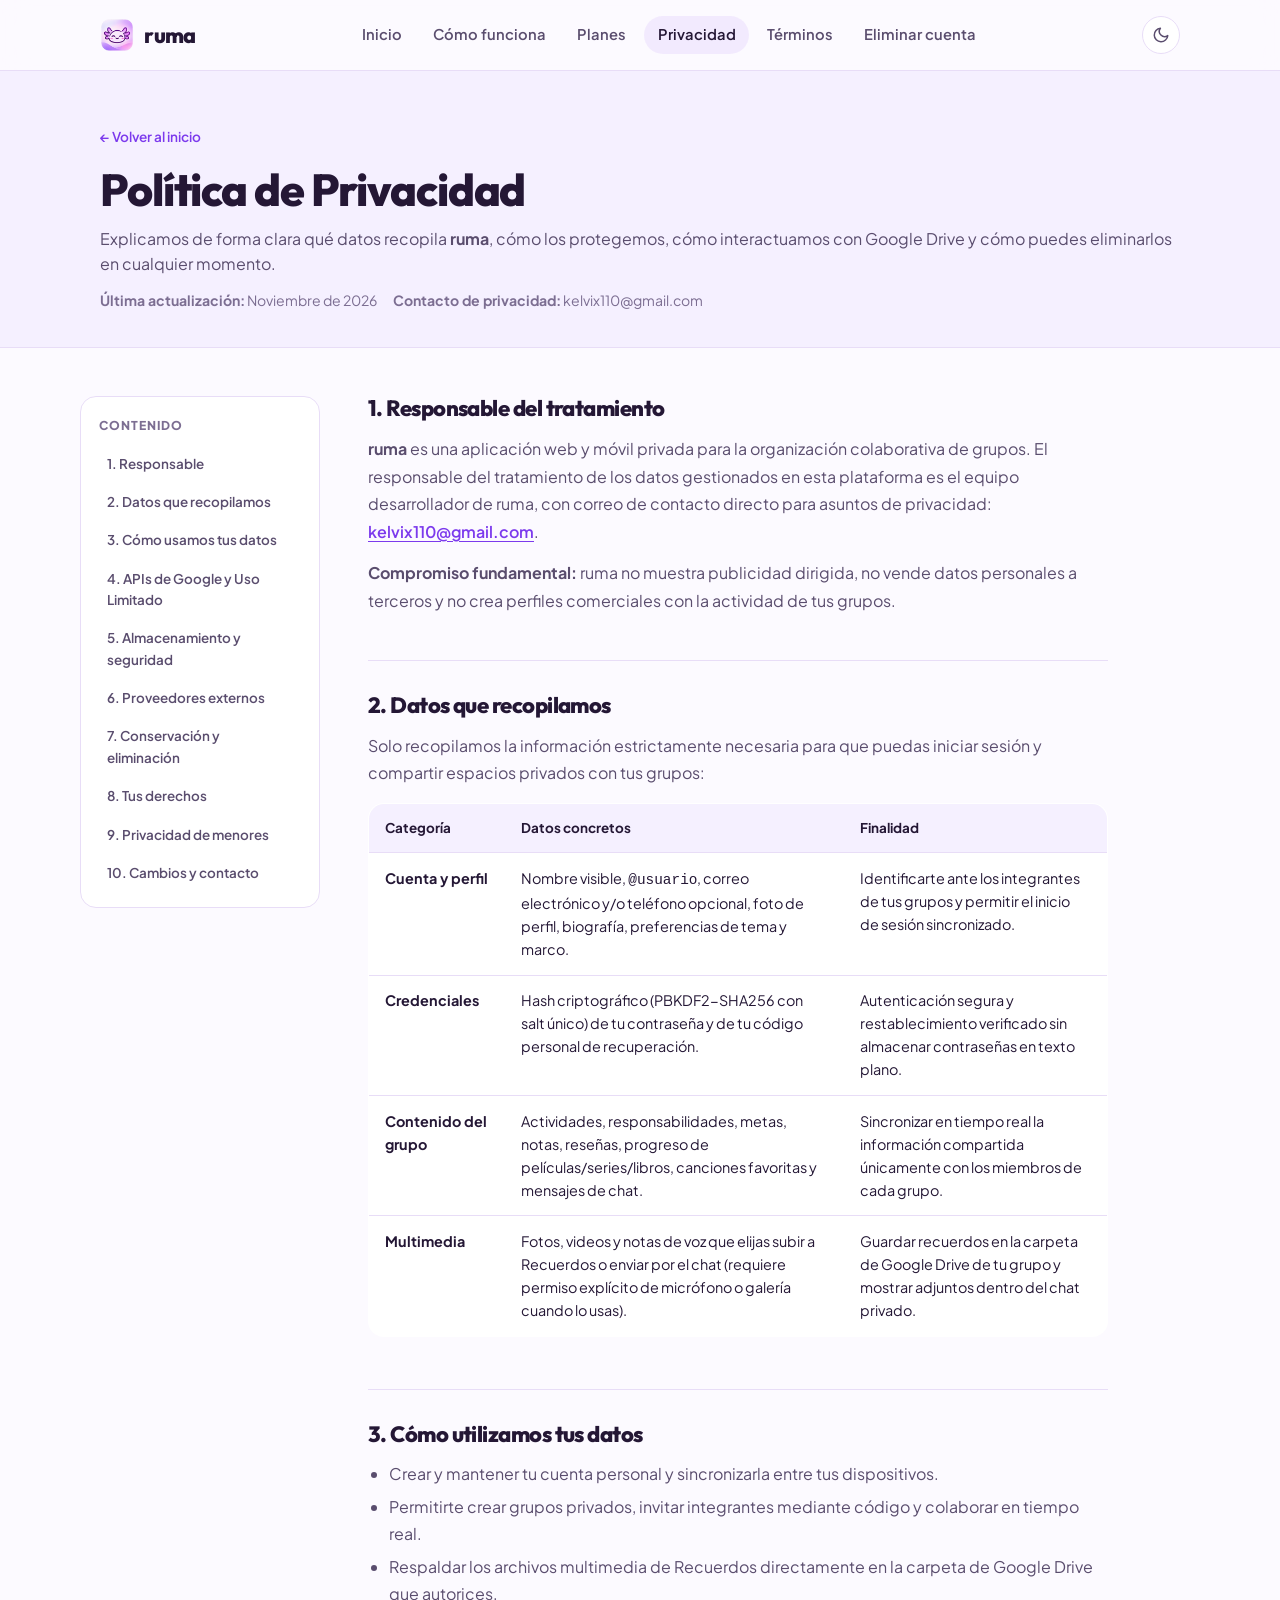
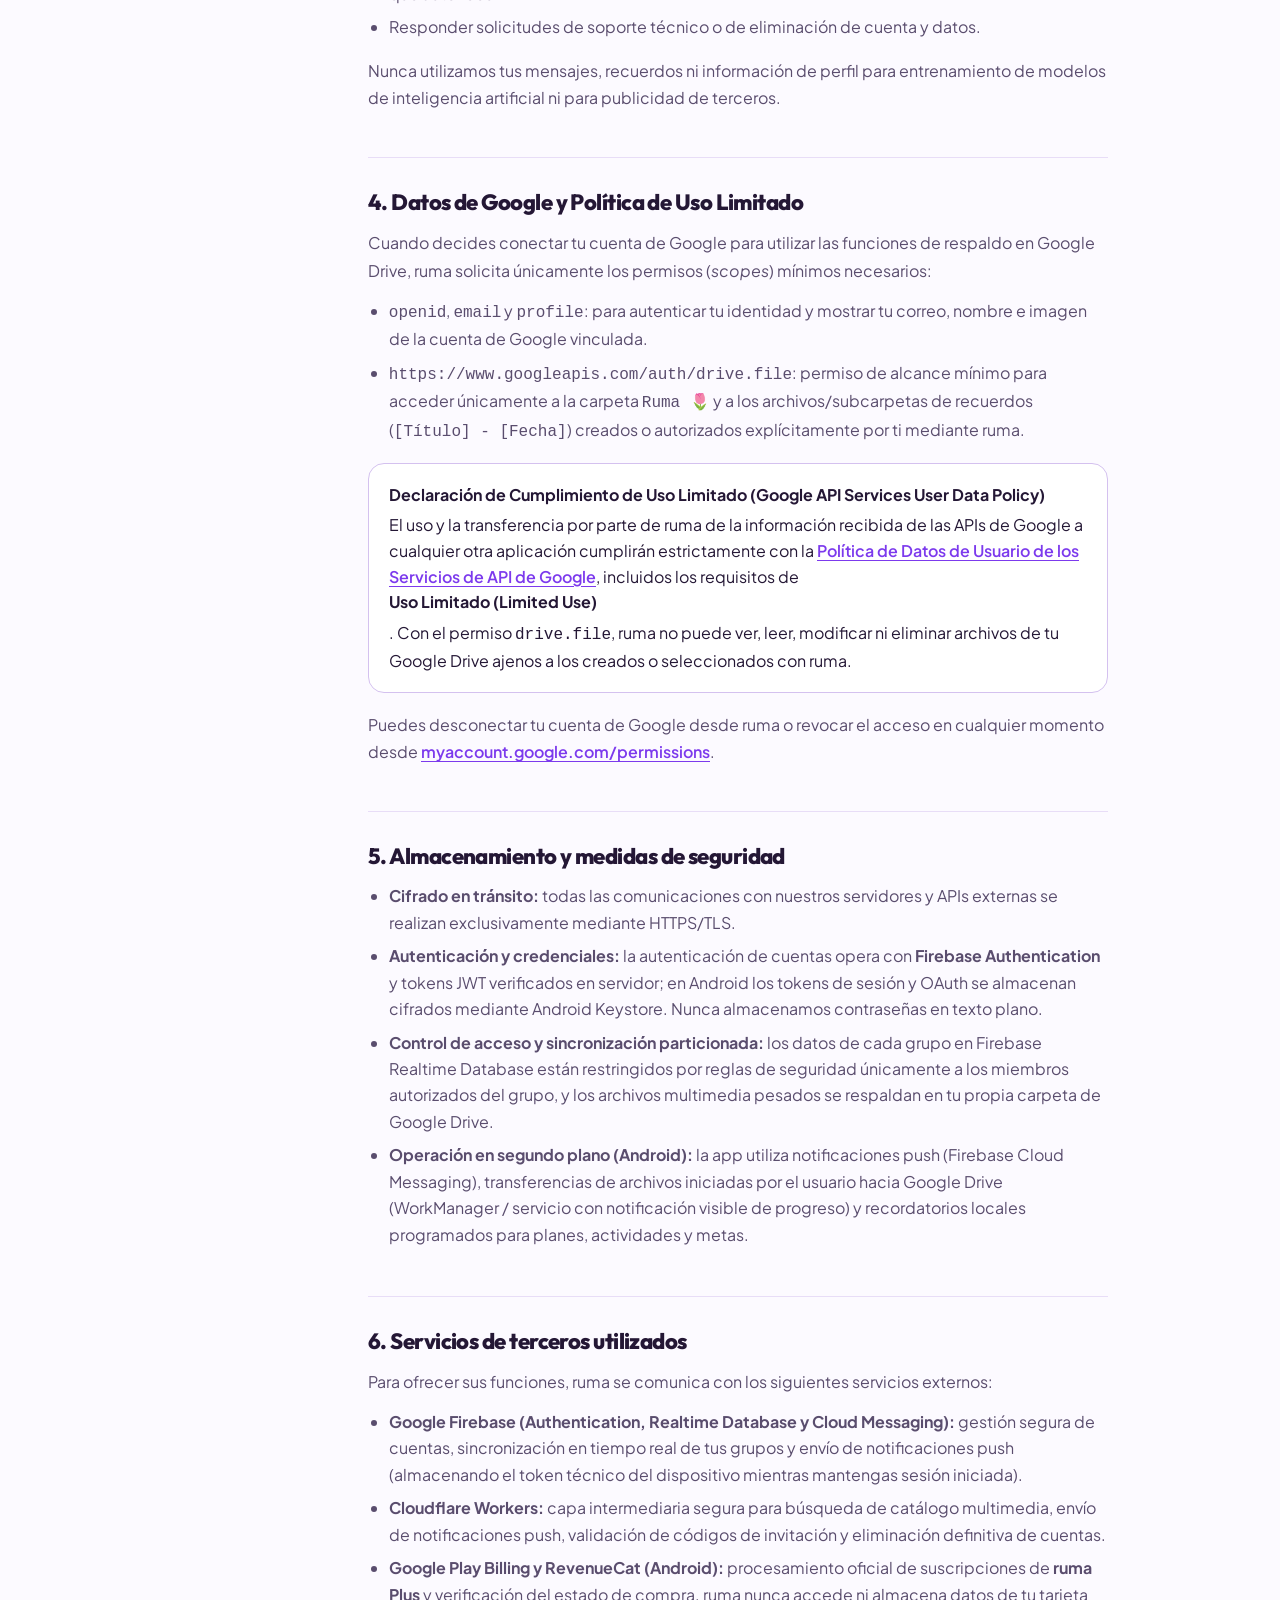
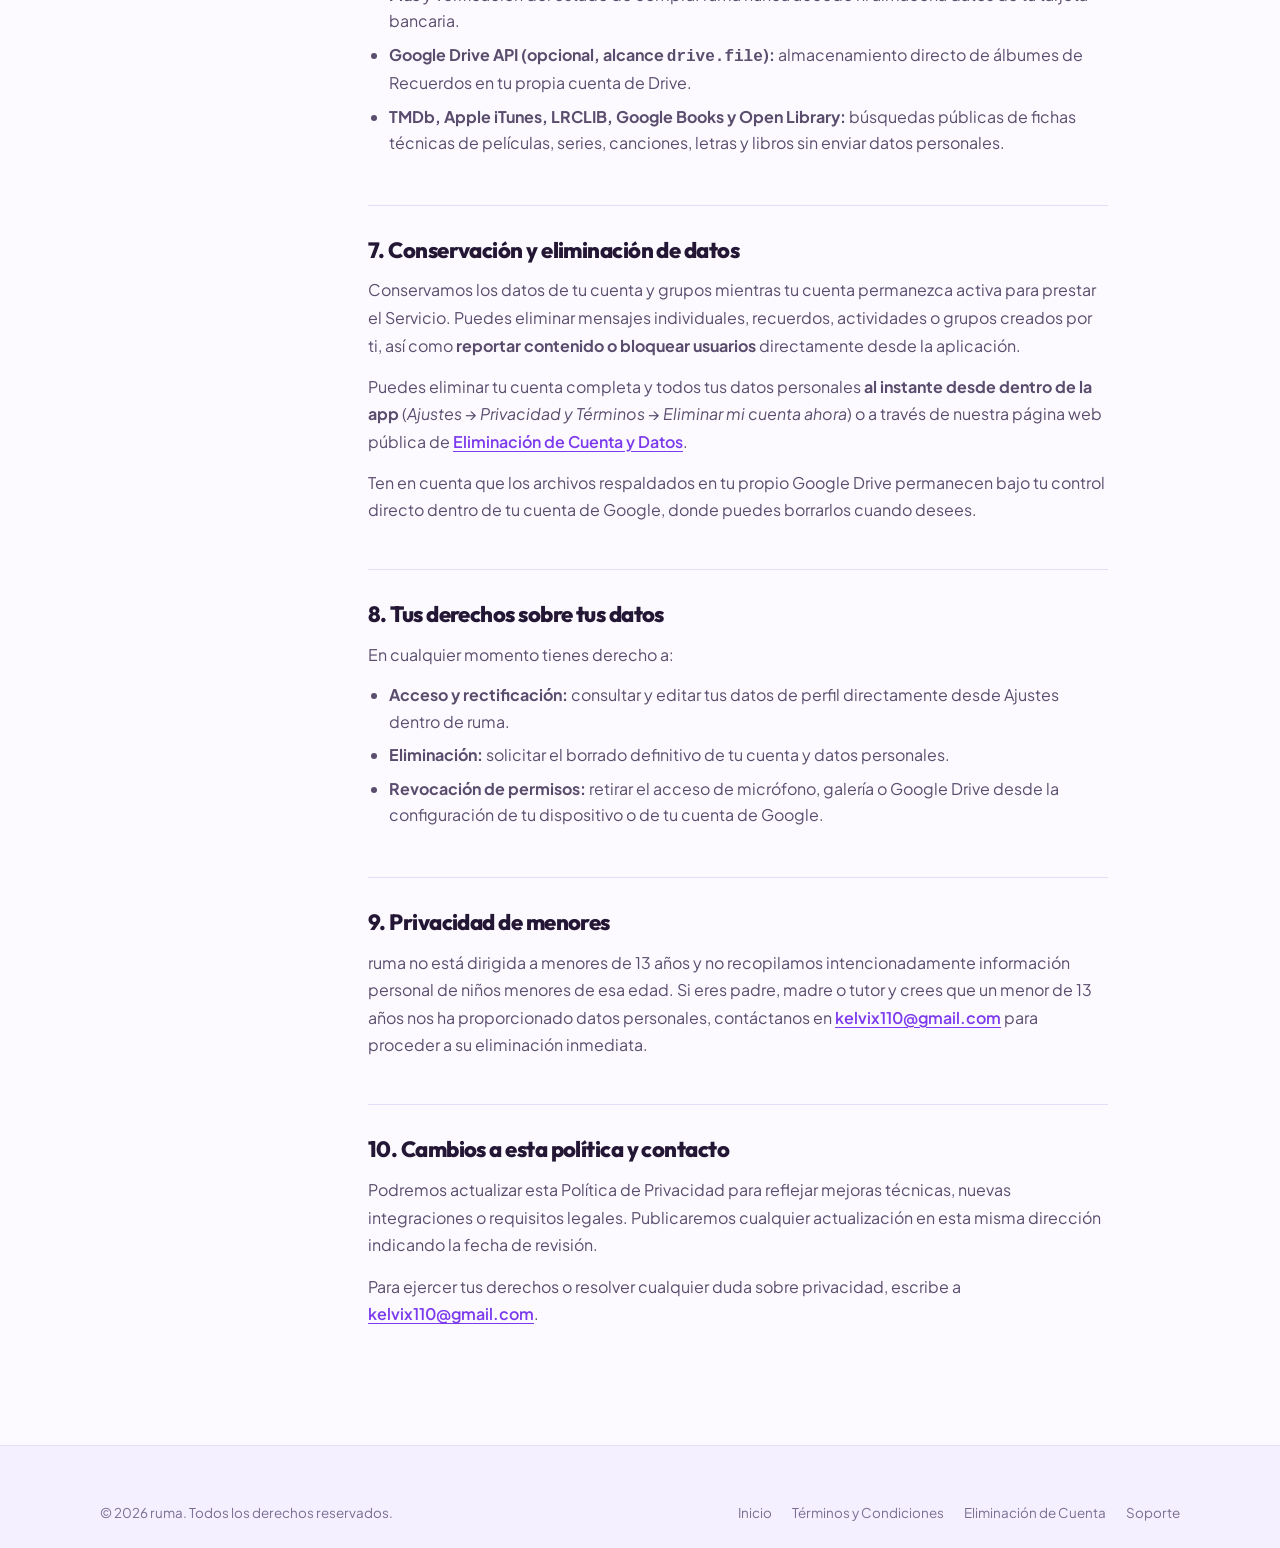
<file: privacidad.html>
<!DOCTYPE html>
<html lang="es" data-theme="light">
<head>
  <meta charset="UTF-8" />
  <meta name="viewport" content="width=device-width, initial-scale=1.0" />
  <meta name="theme-color" content="#FCFAFF" />
  <title>Política de Privacidad — ruma</title>
  <meta name="description" content="Política de Privacidad oficial de ruma: datos recopilados, seguridad con PBKDF2-SHA256, cumplimiento de Uso Limitado de Google API Services, terceros y derechos de eliminación." />
  <link rel="icon" type="image/png" href="assets/ruma_icon_192.png" />
  <link rel="apple-touch-icon" href="assets/apple-touch-icon.png" />
  <link rel="preconnect" href="https://fonts.googleapis.com" />
  <link rel="preconnect" href="https://fonts.gstatic.com" crossorigin />
  <link href="https://fonts.googleapis.com/css2?family=Outfit:wght@600;700;800&family=Plus+Jakarta+Sans:wght@400;500;600;700;800&family=JetBrains+Mono:wght@500;700&display=swap" rel="stylesheet" />
  <link rel="stylesheet" href="css/styles.css" />
</head>
<body>

  <header class="site-header">
    <div class="container nav-inner">
      <a href="./" class="brand" aria-label="ruma — Inicio">
        <img src="assets/ruma_home_axolotl.png" alt="Logo de ruma" class="brand-mark" width="34" height="34" />
        <span>ruma</span>
      </a>

      <nav class="nav-links" aria-label="Secciones principales">
        <a href="./">Inicio</a>
        <a href="./#recorrido">Cómo funciona</a>
        <a href="./#planes">Planes</a>
        <a href="privacidad.html" aria-current="page">Privacidad</a>
        <a href="terminos.html">Términos</a>
        <a href="eliminar-cuenta.html">Eliminar cuenta</a>
      </nav>

      <div class="nav-actions">
        <button type="button" class="icon-btn" id="theme-toggle" aria-label="Cambiar tema"></button>
        <button type="button" class="icon-btn mobile-menu-btn" id="mobile-menu-btn" aria-label="Abrir menú" aria-expanded="false" aria-controls="mobile-drawer">
          <svg width="20" height="20" viewBox="0 0 24 24" fill="none" stroke="currentColor" stroke-width="2" stroke-linecap="round" aria-hidden="true">
            <path d="M4 7h16M4 12h16M4 17h16" />
          </svg>
        </button>
      </div>
    </div>

    <div class="mobile-drawer" id="mobile-drawer">
      <nav class="mobile-drawer-links" aria-label="Menú móvil">
        <a href="./">Inicio</a>
        <a href="./#recorrido">Cómo funciona</a>
        <a href="./#planes">Planes</a>
        <a href="privacidad.html" aria-current="page">Política de privacidad</a>
        <a href="terminos.html">Términos y condiciones</a>
        <a href="eliminar-cuenta.html">Eliminación de cuenta</a>
      </nav>
    </div>
  </header>

  <main>
    <section class="legal-hero">
      <div class="container">
        <a href="./" class="legal-breadcrumb">← Volver al inicio</a>
        <h1>Política de Privacidad</h1>
        <p>Explicamos de forma clara qué datos recopila <strong>ruma</strong>, cómo los protegemos, cómo interactuamos con Google Drive y cómo puedes eliminarlos en cualquier momento.</p>
        <div class="legal-meta">
          <span><strong>Última actualización:</strong> Noviembre de 2026</span>
          <span><strong>Contacto de privacidad:</strong> kelvix110@gmail.com</span>
        </div>
      </div>
    </section>

    <div class="container legal-layout">
      <aside class="legal-toc" aria-label="Índice de privacidad">
        <div class="legal-toc-title">Contenido</div>
        <ol>
          <li><a href="#responsable">1. Responsable</a></li>
          <li><a href="#datos">2. Datos que recopilamos</a></li>
          <li><a href="#finalidad">3. Cómo usamos tus datos</a></li>
          <li><a href="#google-apis">4. APIs de Google y Uso Limitado</a></li>
          <li><a href="#seguridad">5. Almacenamiento y seguridad</a></li>
          <li><a href="#terceros">6. Proveedores externos</a></li>
          <li><a href="#conservacion">7. Conservación y eliminación</a></li>
          <li><a href="#derechos">8. Tus derechos</a></li>
          <li><a href="#menores">9. Privacidad de menores</a></li>
          <li><a href="#cambios">10. Cambios y contacto</a></li>
        </ol>
      </aside>

      <article class="legal-content">
        <section id="responsable">
          <h2>1. Responsable del tratamiento</h2>
          <p><strong>ruma</strong> es una aplicación web y móvil privada para la organización colaborativa de grupos. El responsable del tratamiento de los datos gestionados en esta plataforma es el equipo desarrollador de ruma, con correo de contacto directo para asuntos de privacidad: <a href="mailto:kelvix110@gmail.com">kelvix110@gmail.com</a>.</p>
          <p><strong>Compromiso fundamental:</strong> ruma no muestra publicidad dirigida, no vende datos personales a terceros y no crea perfiles comerciales con la actividad de tus grupos.</p>
        </section>

        <section id="datos">
          <h2>2. Datos que recopilamos</h2>
          <p>Solo recopilamos la información estrictamente necesaria para que puedas iniciar sesión y compartir espacios privados con tus grupos:</p>

          <table class="data-table">
            <thead>
              <tr>
                <th>Categoría</th>
                <th>Datos concretos</th>
                <th>Finalidad</th>
              </tr>
            </thead>
            <tbody>
              <tr>
                <td data-label="Categoría"><strong>Cuenta y perfil</strong></td>
                <td data-label="Datos concretos">Nombre visible, <code>@usuario</code>, correo electrónico y/o teléfono opcional, foto de perfil, biografía, preferencias de tema y marco.</td>
                <td data-label="Finalidad">Identificarte ante los integrantes de tus grupos y permitir el inicio de sesión sincronizado.</td>
              </tr>
              <tr>
                <td data-label="Categoría"><strong>Credenciales</strong></td>
                <td data-label="Datos concretos">Hash criptográfico (PBKDF2-SHA256 con salt único) de tu contraseña y de tu código personal de recuperación.</td>
                <td data-label="Finalidad">Autenticación segura y restablecimiento verificado sin almacenar contraseñas en texto plano.</td>
              </tr>
              <tr>
                <td data-label="Categoría"><strong>Contenido del grupo</strong></td>
                <td data-label="Datos concretos">Actividades, responsabilidades, metas, notas, reseñas, progreso de películas/series/libros, canciones favoritas y mensajes de chat.</td>
                <td data-label="Finalidad">Sincronizar en tiempo real la información compartida únicamente con los miembros de cada grupo.</td>
              </tr>
              <tr>
                <td data-label="Categoría"><strong>Multimedia</strong></td>
                <td data-label="Datos concretos">Fotos, videos y notas de voz que elijas subir a Recuerdos o enviar por el chat (requiere permiso explícito de micrófono o galería cuando lo usas).</td>
                <td data-label="Finalidad">Guardar recuerdos en la carpeta de Google Drive de tu grupo y mostrar adjuntos dentro del chat privado.</td>
              </tr>
            </tbody>
          </table>
        </section>

        <section id="finalidad">
          <h2>3. Cómo utilizamos tus datos</h2>
          <ul>
            <li>Crear y mantener tu cuenta personal y sincronizarla entre tus dispositivos.</li>
            <li>Permitirte crear grupos privados, invitar integrantes mediante código y colaborar en tiempo real.</li>
            <li>Respaldar los archivos multimedia de Recuerdos directamente en la carpeta de Google Drive que autorices.</li>
            <li>Responder solicitudes de soporte técnico o de eliminación de cuenta y datos.</li>
          </ul>
          <p>Nunca utilizamos tus mensajes, recuerdos ni información de perfil para entrenamiento de modelos de inteligencia artificial ni para publicidad de terceros.</p>
        </section>

        <section id="google-apis">
          <h2>4. Datos de Google y Política de Uso Limitado</h2>
          <p>Cuando decides conectar tu cuenta de Google para utilizar las funciones de respaldo en Google Drive, ruma solicita únicamente los permisos (<em>scopes</em>) mínimos necesarios:</p>
          <ul>
            <li><code>openid</code>, <code>email</code> y <code>profile</code>: para autenticar tu identidad y mostrar tu correo, nombre e imagen de la cuenta de Google vinculada.</li>
            <li><code>https://www.googleapis.com/auth/drive.file</code>: permiso de alcance mínimo para acceder únicamente a la carpeta <code>Ruma 🌷</code> y a los archivos/subcarpetas de recuerdos (<code>[Título] - [Fecha]</code>) creados o autorizados explícitamente por ti mediante ruma.</li>
          </ul>

          <div class="callout">
            <strong>Declaración de Cumplimiento de Uso Limitado (Google API Services User Data Policy)</strong>
            El uso y la transferencia por parte de ruma de la información recibida de las APIs de Google a cualquier otra aplicación cumplirán estrictamente con la <a href="https://developers.google.com/terms/api-services-user-data-policy" target="_blank" rel="noopener">Política de Datos de Usuario de los Servicios de API de Google</a>, incluidos los requisitos de <strong>Uso Limitado (Limited Use)</strong>. Con el permiso <code>drive.file</code>, ruma no puede ver, leer, modificar ni eliminar archivos de tu Google Drive ajenos a los creados o seleccionados con ruma.
          </div>

          <p>Puedes desconectar tu cuenta de Google desde ruma o revocar el acceso en cualquier momento desde <a href="https://myaccount.google.com/permissions" target="_blank" rel="noopener">myaccount.google.com/permissions</a>.</p>
        </section>

        <section id="seguridad">
          <h2>5. Almacenamiento y medidas de seguridad</h2>
          <ul>
            <li><strong>Cifrado en tránsito:</strong> todas las comunicaciones con nuestros servidores y APIs externas se realizan exclusivamente mediante HTTPS/TLS.</li>
            <li><strong>Autenticación y credenciales:</strong> la autenticación de cuentas opera con <strong>Firebase Authentication</strong> y tokens JWT verificados en servidor; en Android los tokens de sesión y OAuth se almacenan cifrados mediante Android Keystore. Nunca almacenamos contraseñas en texto plano.</li>
            <li><strong>Control de acceso y sincronización particionada:</strong> los datos de cada grupo en Firebase Realtime Database están restringidos por reglas de seguridad únicamente a los miembros autorizados del grupo, y los archivos multimedia pesados se respaldan en tu propia carpeta de Google Drive.</li>
            <li><strong>Operación en segundo plano (Android):</strong> la app utiliza notificaciones push (Firebase Cloud Messaging), transferencias de archivos iniciadas por el usuario hacia Google Drive (WorkManager / servicio con notificación visible de progreso) y recordatorios locales programados para planes, actividades y metas.</li>
          </ul>
        </section>

        <section id="terceros">
          <h2>6. Servicios de terceros utilizados</h2>
          <p>Para ofrecer sus funciones, ruma se comunica con los siguientes servicios externos:</p>
          <ul>
            <li><strong>Google Firebase (Authentication, Realtime Database y Cloud Messaging):</strong> gestión segura de cuentas, sincronización en tiempo real de tus grupos y envío de notificaciones push (almacenando el token técnico del dispositivo mientras mantengas sesión iniciada).</li>
            <li><strong>Cloudflare Workers:</strong> capa intermediaria segura para búsqueda de catálogo multimedia, envío de notificaciones push, validación de códigos de invitación y eliminación definitiva de cuentas.</li>
            <li><strong>Google Play Billing y RevenueCat (Android):</strong> procesamiento oficial de suscripciones de <strong>ruma Plus</strong> y verificación del estado de compra. ruma nunca accede ni almacena datos de tu tarjeta bancaria.</li>
            <li><strong>Google Drive API (opcional, alcance <code>drive.file</code>):</strong> almacenamiento directo de álbumes de Recuerdos en tu propia cuenta de Drive.</li>
            <li><strong>TMDb, Apple iTunes, LRCLIB, Google Books y Open Library:</strong> búsquedas públicas de fichas técnicas de películas, series, canciones, letras y libros sin enviar datos personales.</li>
          </ul>
        </section>

        <section id="conservacion">
          <h2>7. Conservación y eliminación de datos</h2>
          <p>Conservamos los datos de tu cuenta y grupos mientras tu cuenta permanezca activa para prestar el Servicio. Puedes eliminar mensajes individuales, recuerdos, actividades o grupos creados por ti, así como <strong>reportar contenido o bloquear usuarios</strong> directamente desde la aplicación.</p>
          <p>Puedes eliminar tu cuenta completa y todos tus datos personales <strong>al instante desde dentro de la app</strong> (<em>Ajustes → Privacidad y Términos → Eliminar mi cuenta ahora</em>) o a través de nuestra página web pública de <a href="eliminar-cuenta.html">Eliminación de Cuenta y Datos</a>.</p>
          <p>Ten en cuenta que los archivos respaldados en tu propio Google Drive permanecen bajo tu control directo dentro de tu cuenta de Google, donde puedes borrarlos cuando desees.</p>
        </section>

        <section id="derechos">
          <h2>8. Tus derechos sobre tus datos</h2>
          <p>En cualquier momento tienes derecho a:</p>
          <ul>
            <li><strong>Acceso y rectificación:</strong> consultar y editar tus datos de perfil directamente desde Ajustes dentro de ruma.</li>
            <li><strong>Eliminación:</strong> solicitar el borrado definitivo de tu cuenta y datos personales.</li>
            <li><strong>Revocación de permisos:</strong> retirar el acceso de micrófono, galería o Google Drive desde la configuración de tu dispositivo o de tu cuenta de Google.</li>
          </ul>
        </section>

        <section id="menores">
          <h2>9. Privacidad de menores</h2>
          <p>ruma no está dirigida a menores de 13 años y no recopilamos intencionadamente información personal de niños menores de esa edad. Si eres padre, madre o tutor y crees que un menor de 13 años nos ha proporcionado datos personales, contáctanos en <a href="mailto:kelvix110@gmail.com">kelvix110@gmail.com</a> para proceder a su eliminación inmediata.</p>
        </section>

        <section id="cambios">
          <h2>10. Cambios a esta política y contacto</h2>
          <p>Podremos actualizar esta Política de Privacidad para reflejar mejoras técnicas, nuevas integraciones o requisitos legales. Publicaremos cualquier actualización en esta misma dirección indicando la fecha de revisión.</p>
          <p>Para ejercer tus derechos o resolver cualquier duda sobre privacidad, escribe a <a href="mailto:kelvix110@gmail.com">kelvix110@gmail.com</a>.</p>
        </section>
      </article>
    </div>
  </main>

  <footer class="site-footer">
    <div class="container">
      <div class="footer-bottom" style="border-top:none;padding-top:0;">
        <span>© 2026 ruma. Todos los derechos reservados.</span>
        <div style="display:flex;gap:1.25rem;flex-wrap:wrap;">
          <a href="./">Inicio</a>
          <a href="terminos.html">Términos y Condiciones</a>
          <a href="eliminar-cuenta.html">Eliminación de Cuenta</a>
          <a href="mailto:kelvix110@gmail.com">Soporte</a>
        </div>
      </div>
    </div>
  </footer>

  <script src="js/main.js" defer></script>
</body>
</html>
</file>
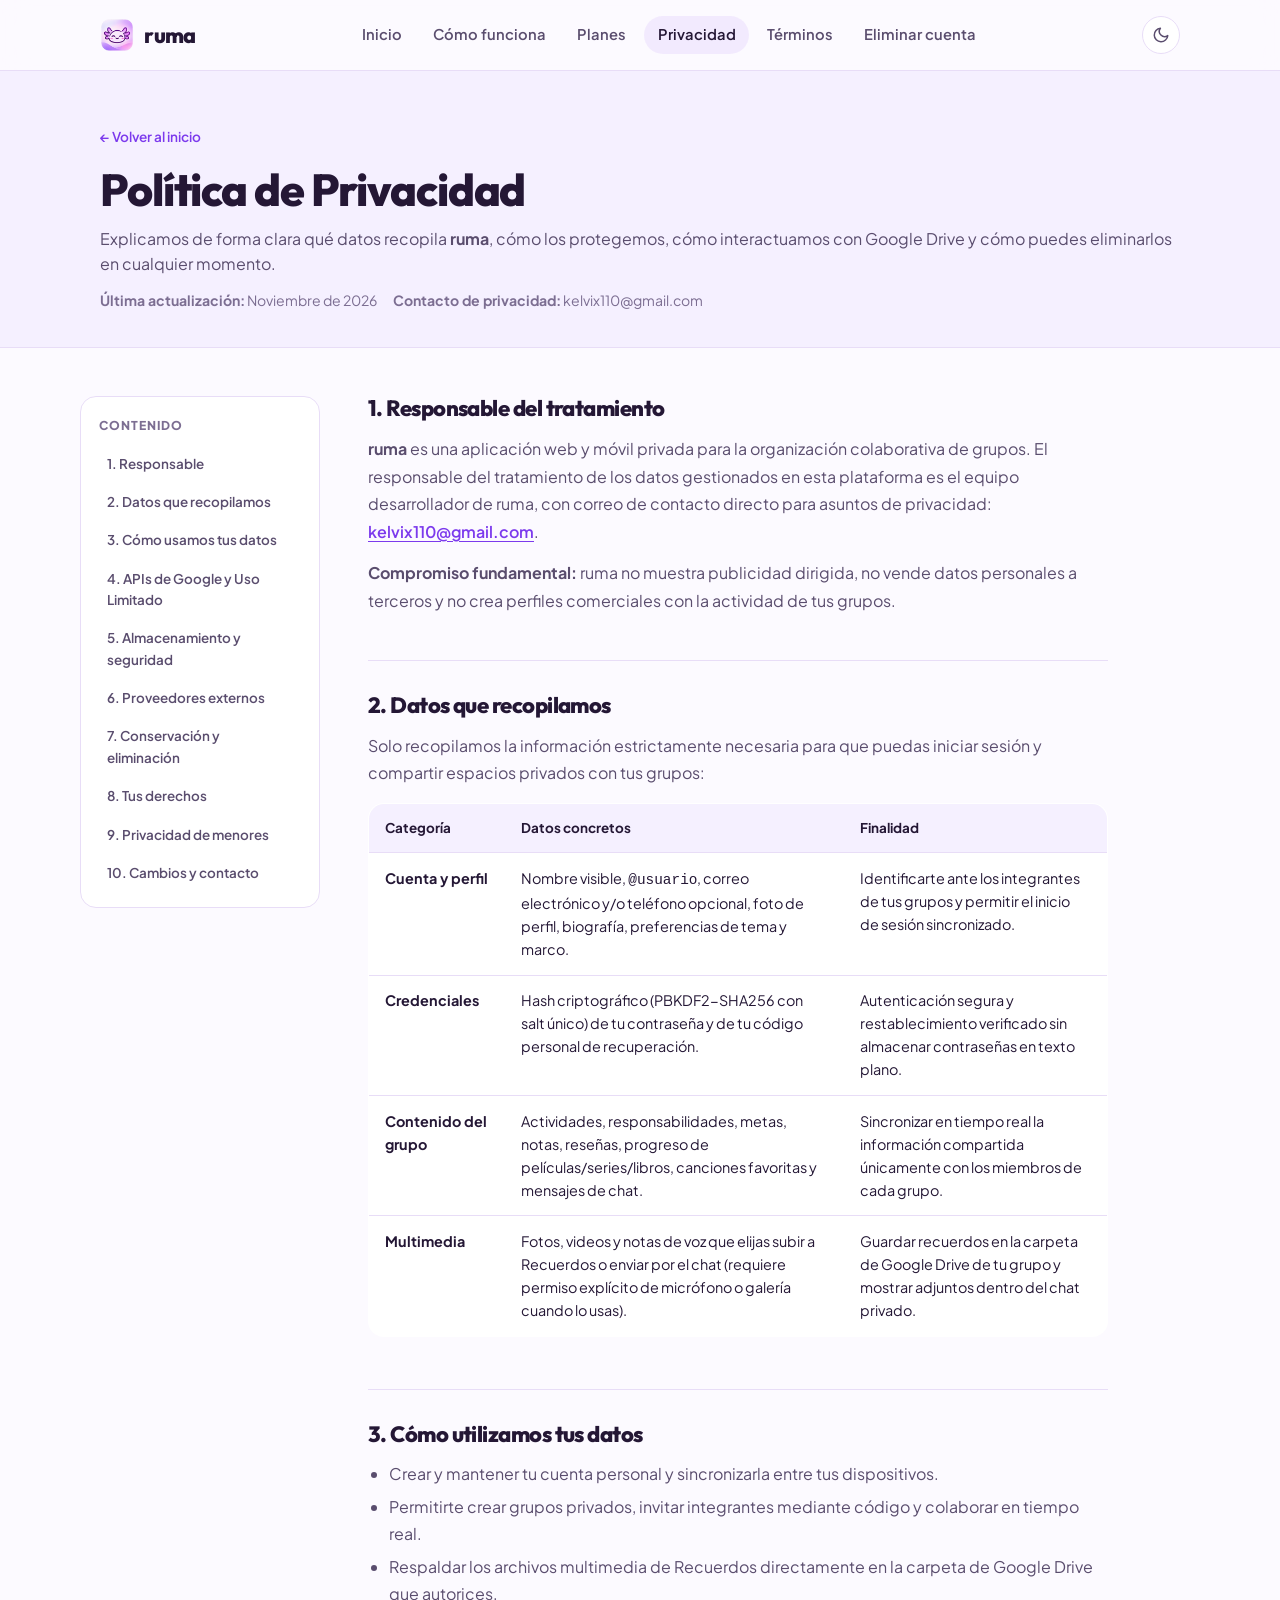
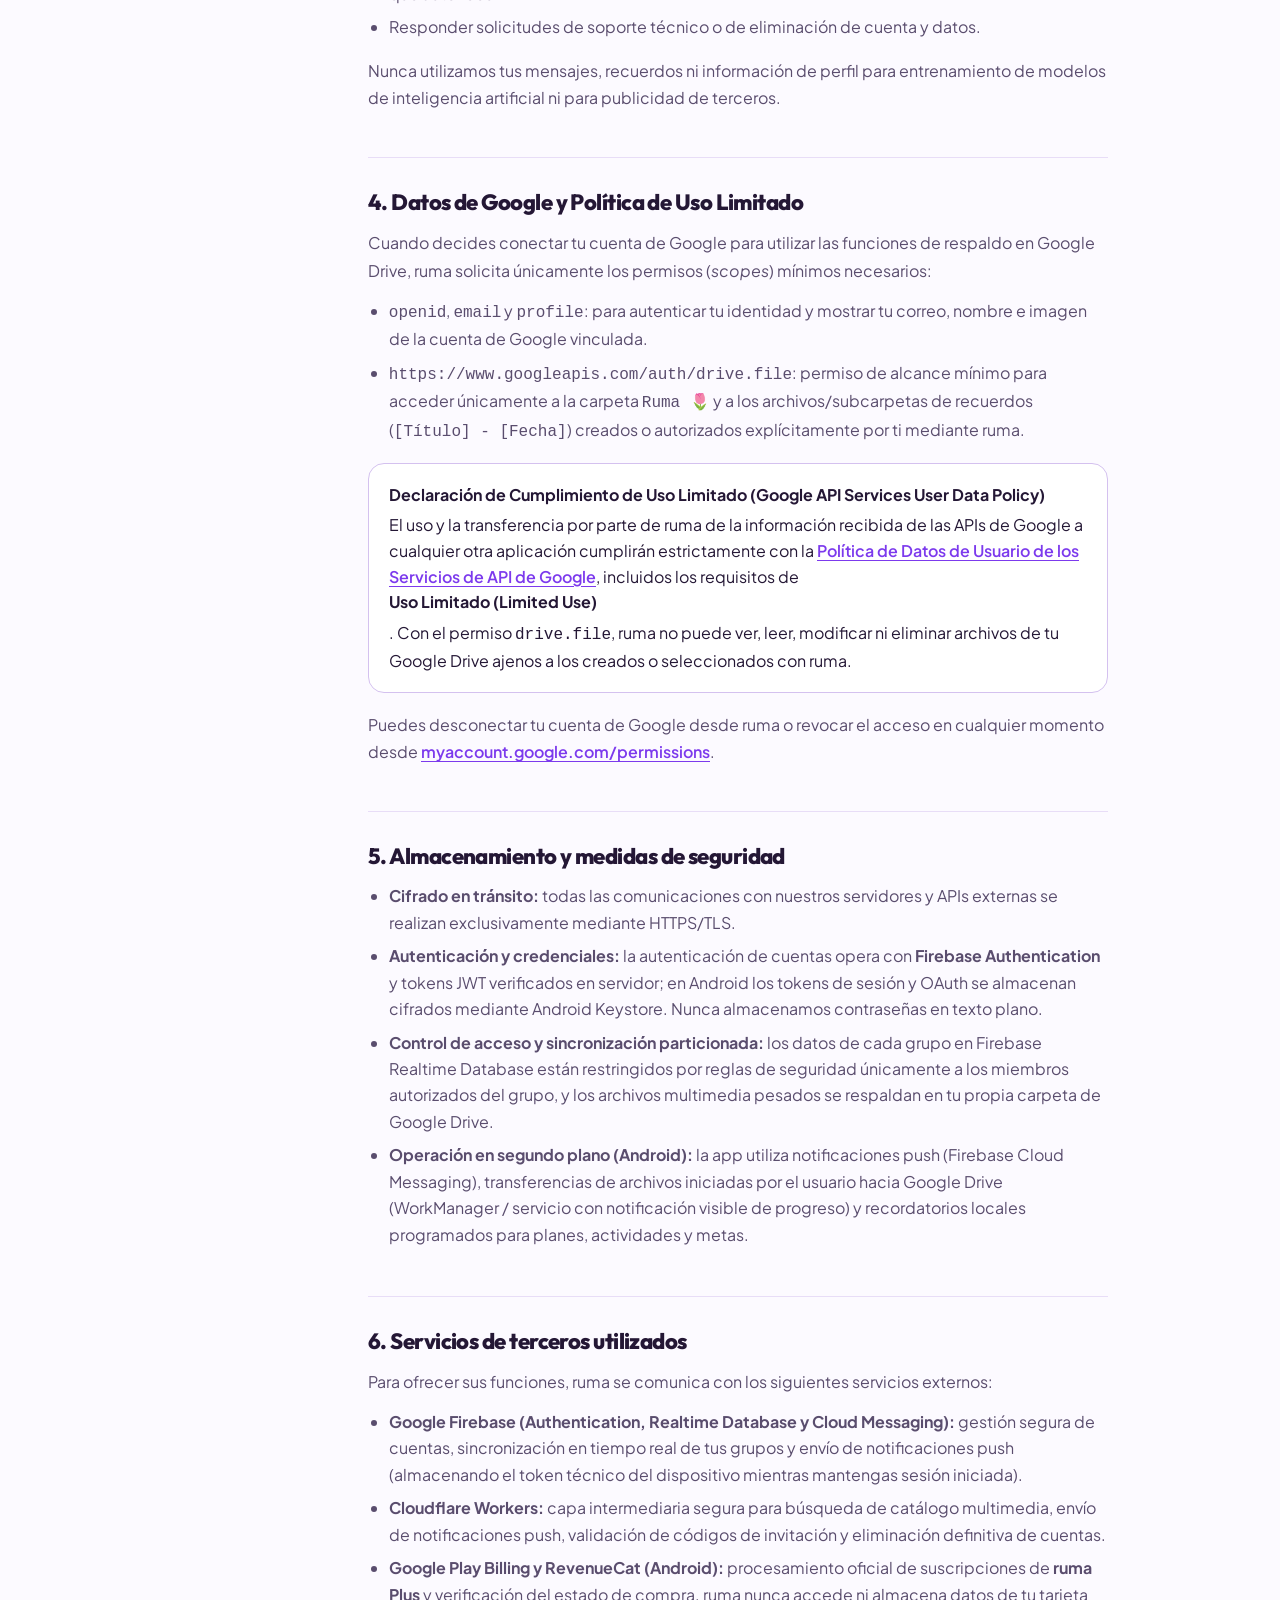
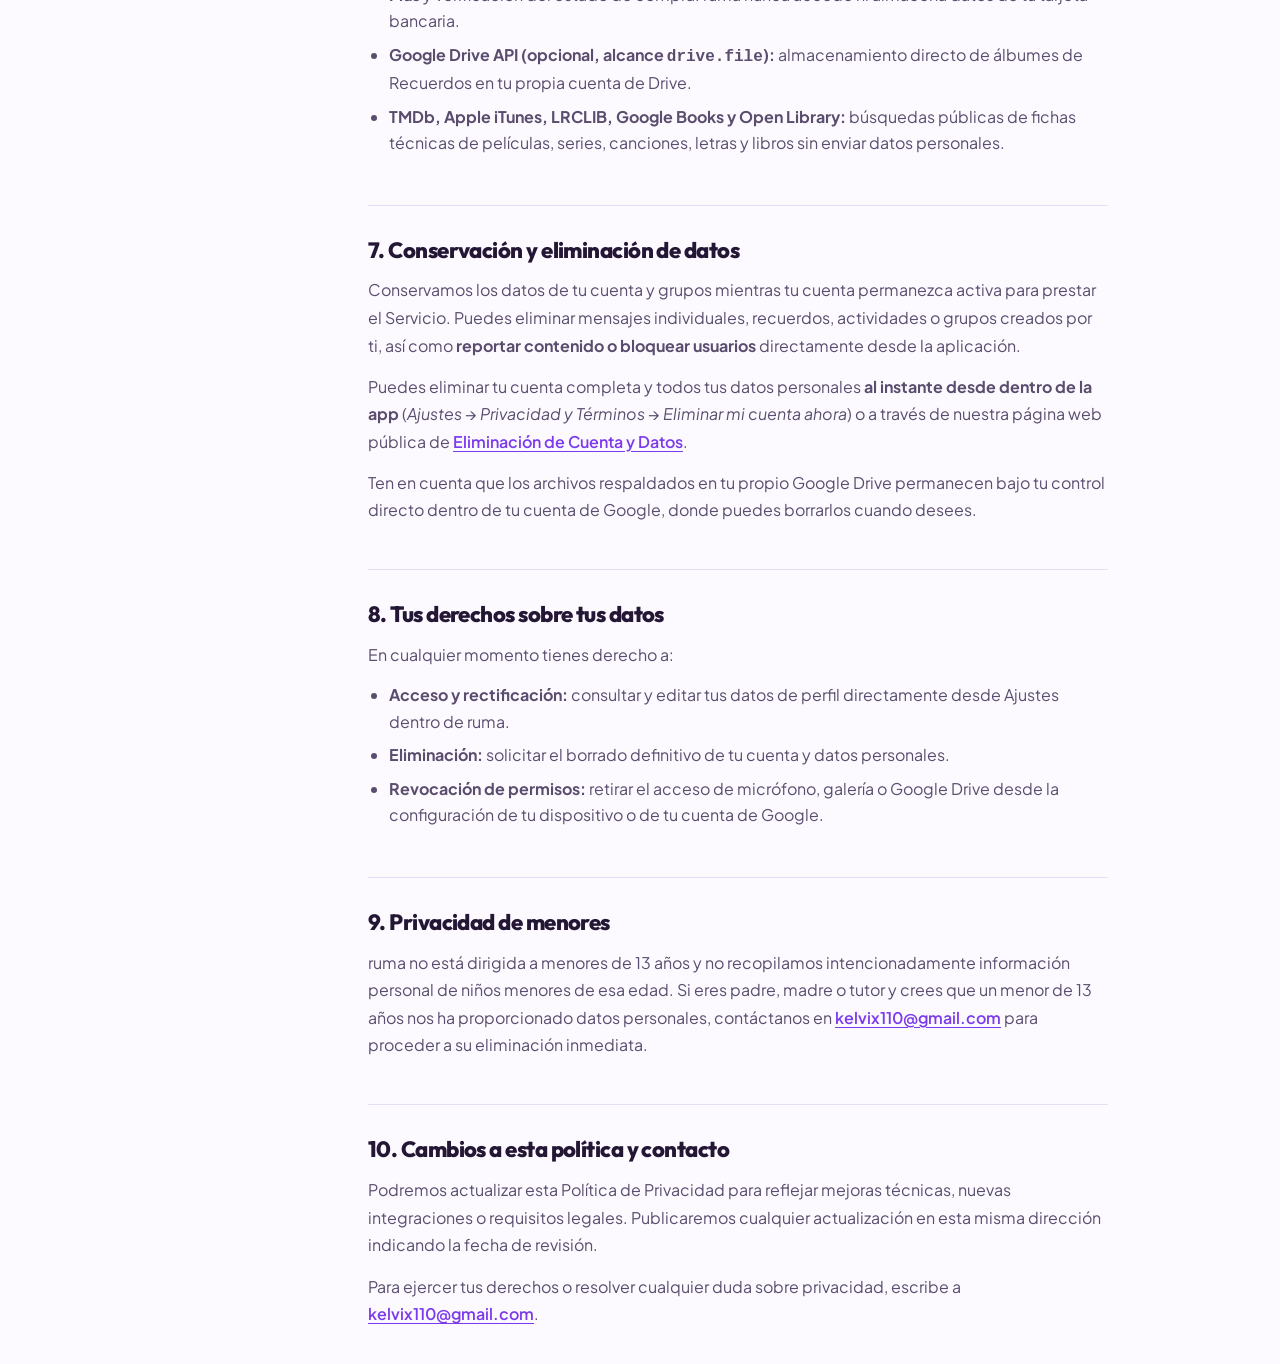
<file: privacy.html>
<!DOCTYPE html>
<html lang="es">
<head>
  <meta charset="UTF-8" />
  <meta http-equiv="refresh" content="0; url=privacidad.html" />
  <link rel="canonical" href="privacidad.html" />
  <title>Política de Privacidad — ruma</title>
</head>
<body>
  <p>Redirigiendo a <a href="privacidad.html">Política de Privacidad de ruma</a>…</p>
</body>
</html>
</file>
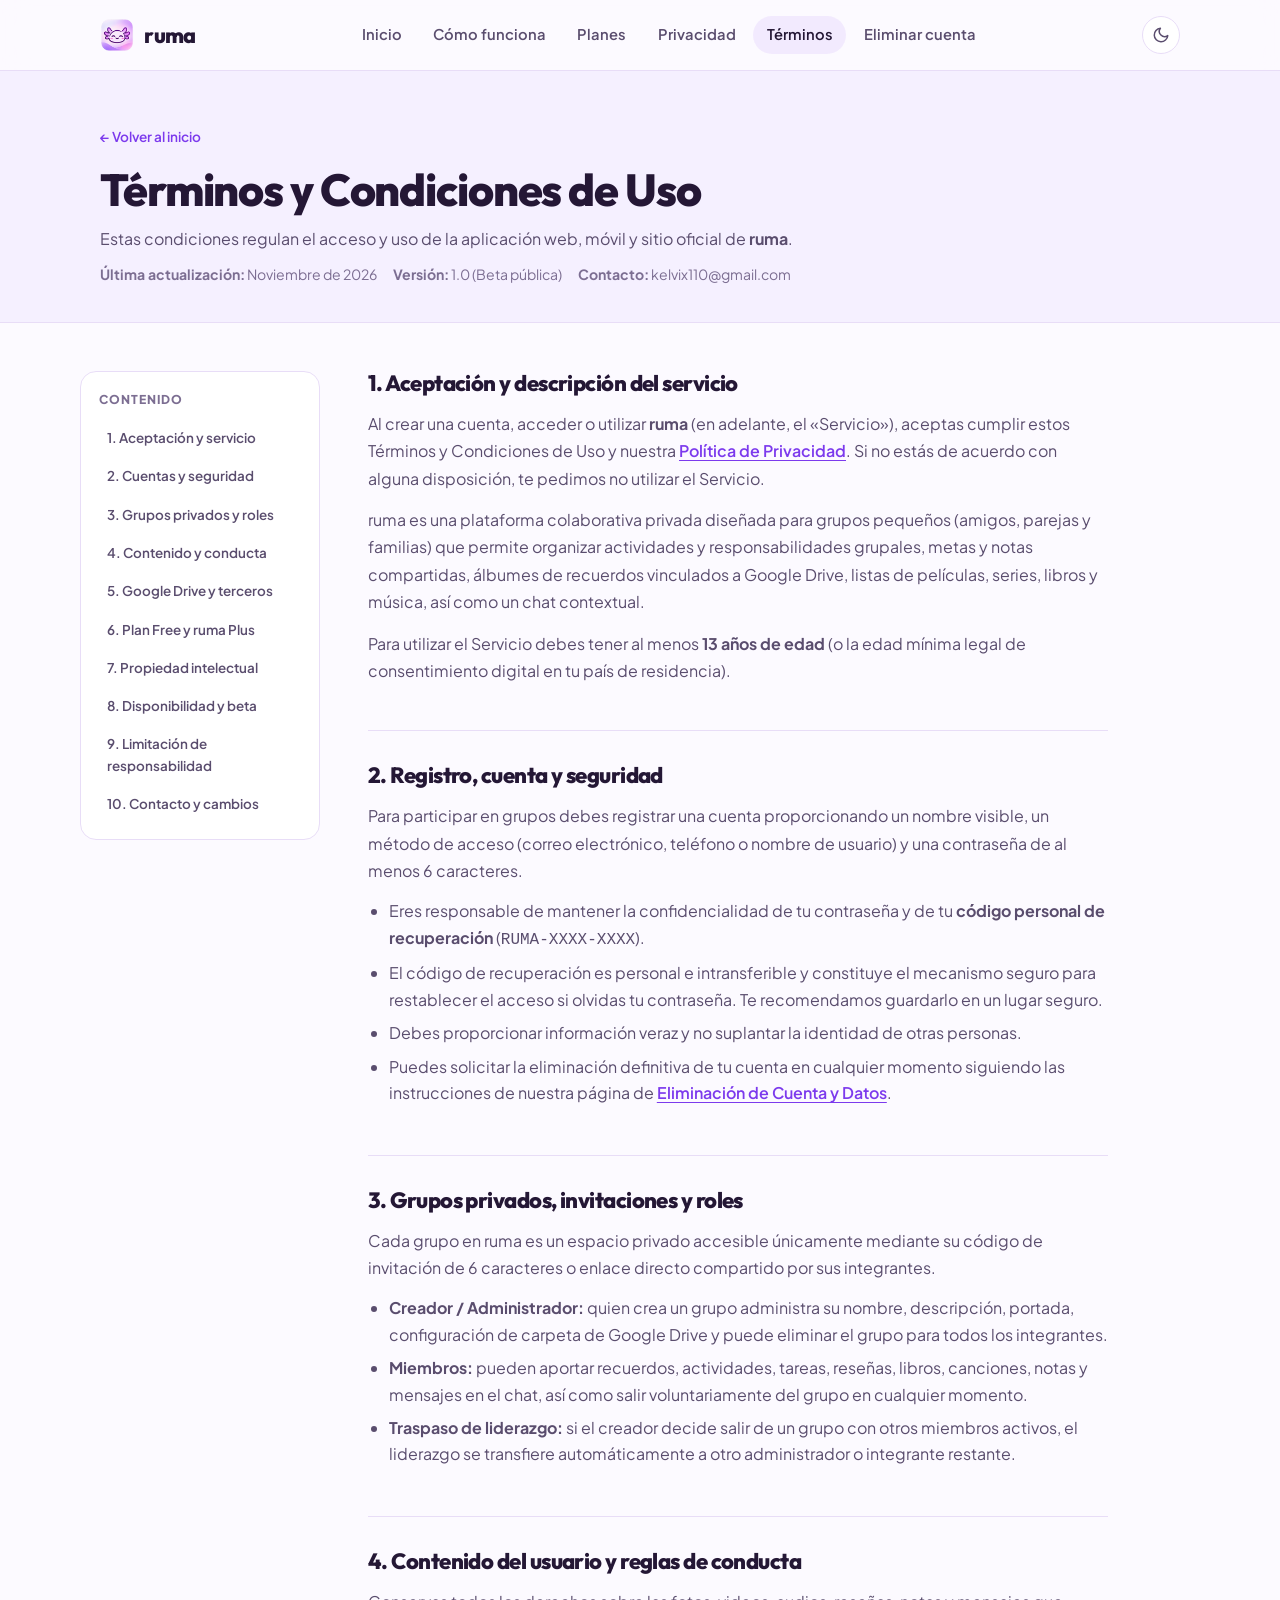
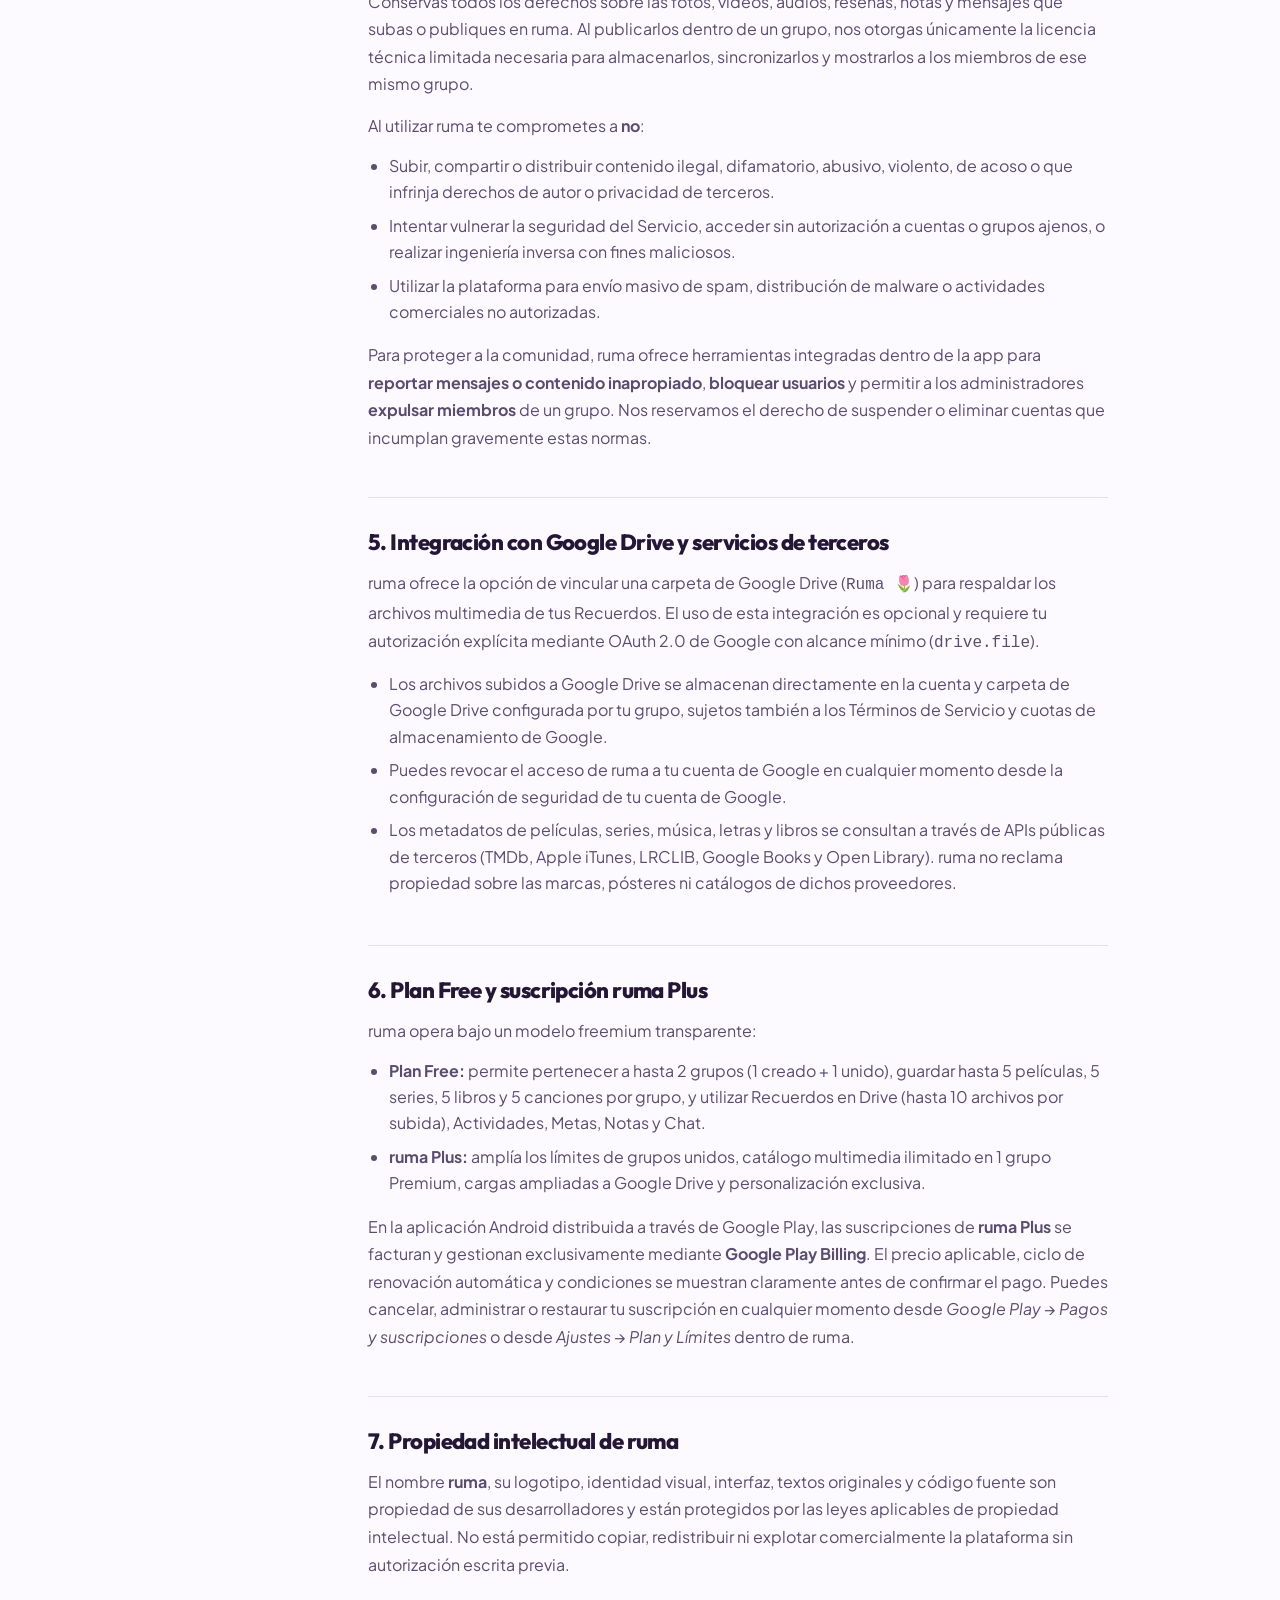
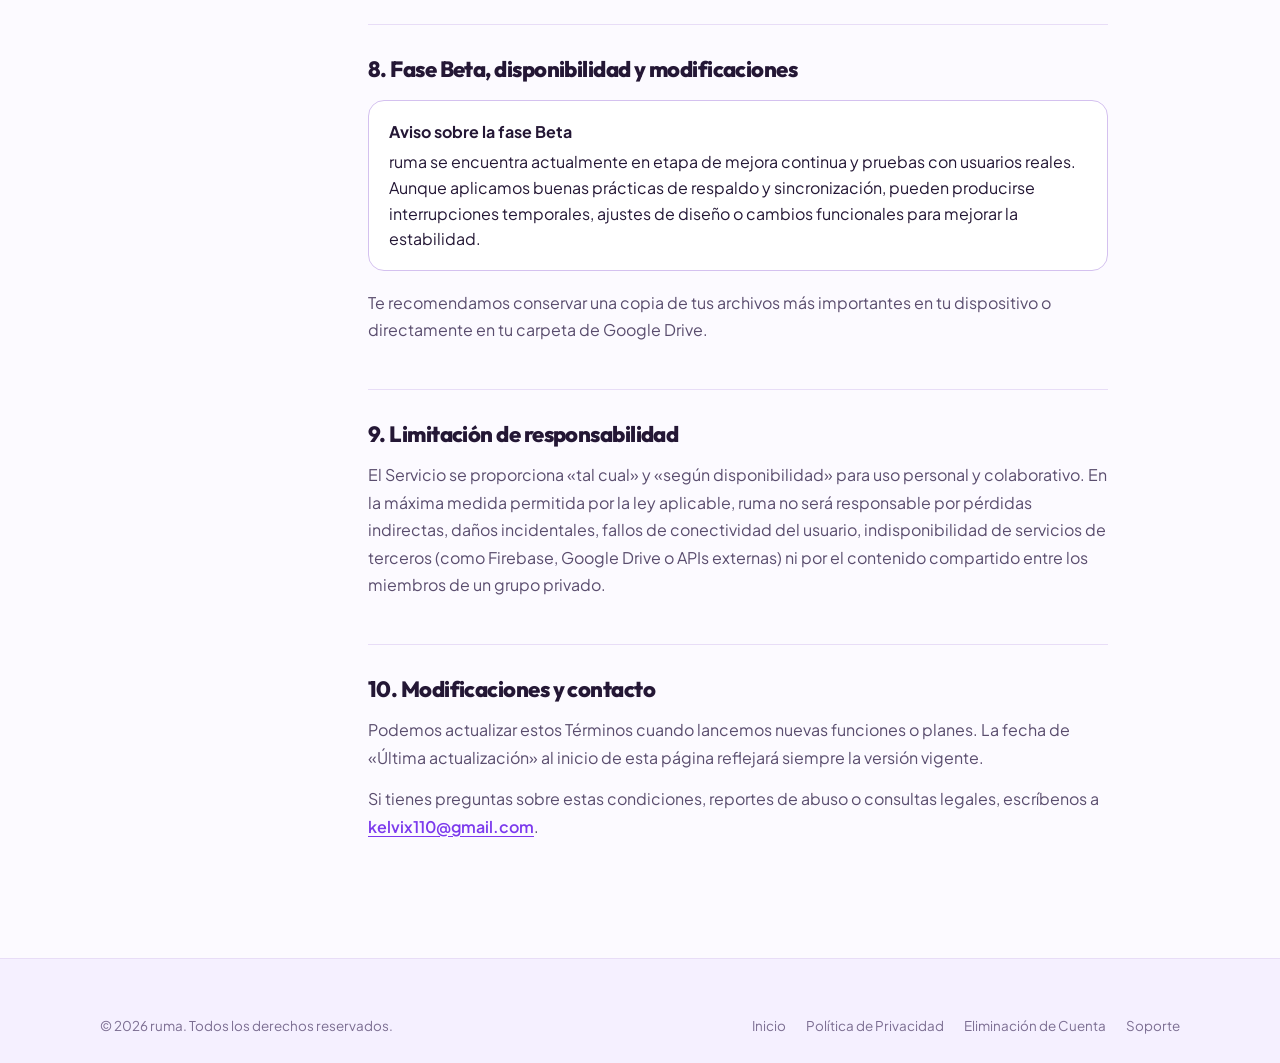
<file: terminos.html>
<!DOCTYPE html>
<html lang="es" data-theme="light">
<head>
  <meta charset="UTF-8" />
  <meta name="viewport" content="width=device-width, initial-scale=1.0" />
  <meta name="theme-color" content="#FCFAFF" />
  <title>Términos y Condiciones de Uso — ruma</title>
  <meta name="description" content="Condiciones del servicio y reglas de uso de ruma: cuentas, grupos privados, contenido compartido, integración con Google Drive, planes y responsabilidades." />
  <link rel="icon" type="image/png" href="assets/ruma_icon_192.png" />
  <link rel="apple-touch-icon" href="assets/apple-touch-icon.png" />
  <link rel="preconnect" href="https://fonts.googleapis.com" />
  <link rel="preconnect" href="https://fonts.gstatic.com" crossorigin />
  <link href="https://fonts.googleapis.com/css2?family=Outfit:wght@600;700;800&family=Plus+Jakarta+Sans:wght@400;500;600;700;800&family=JetBrains+Mono:wght@500;700&display=swap" rel="stylesheet" />
  <link rel="stylesheet" href="css/styles.css" />
</head>
<body>

  <header class="site-header">
    <div class="container nav-inner">
      <a href="./" class="brand" aria-label="ruma — Inicio">
        <img src="assets/ruma_home_axolotl.png" alt="Logo de ruma" class="brand-mark" width="34" height="34" />
        <span>ruma</span>
      </a>

      <nav class="nav-links" aria-label="Secciones principales">
        <a href="./">Inicio</a>
        <a href="./#recorrido">Cómo funciona</a>
        <a href="./#planes">Planes</a>
        <a href="privacidad.html">Privacidad</a>
        <a href="terminos.html" aria-current="page">Términos</a>
        <a href="eliminar-cuenta.html">Eliminar cuenta</a>
      </nav>

      <div class="nav-actions">
        <button type="button" class="icon-btn" id="theme-toggle" aria-label="Cambiar tema"></button>
        <button type="button" class="icon-btn mobile-menu-btn" id="mobile-menu-btn" aria-label="Abrir menú" aria-expanded="false" aria-controls="mobile-drawer">
          <svg width="20" height="20" viewBox="0 0 24 24" fill="none" stroke="currentColor" stroke-width="2" stroke-linecap="round" aria-hidden="true">
            <path d="M4 7h16M4 12h16M4 17h16" />
          </svg>
        </button>
      </div>
    </div>

    <div class="mobile-drawer" id="mobile-drawer">
      <nav class="mobile-drawer-links" aria-label="Menú móvil">
        <a href="./">Inicio</a>
        <a href="./#recorrido">Cómo funciona</a>
        <a href="./#planes">Planes</a>
        <a href="privacidad.html">Política de privacidad</a>
        <a href="terminos.html" aria-current="page">Términos y condiciones</a>
        <a href="eliminar-cuenta.html">Eliminación de cuenta</a>
      </nav>
    </div>
  </header>

  <main>
    <section class="legal-hero">
      <div class="container">
        <a href="./" class="legal-breadcrumb">← Volver al inicio</a>
        <h1>Términos y Condiciones de Uso</h1>
        <p>Estas condiciones regulan el acceso y uso de la aplicación web, móvil y sitio oficial de <strong>ruma</strong>.</p>
        <div class="legal-meta">
          <span><strong>Última actualización:</strong> Noviembre de 2026</span>
          <span><strong>Versión:</strong> 1.0 (Beta pública)</span>
          <span><strong>Contacto:</strong> kelvix110@gmail.com</span>
        </div>
      </div>
    </section>

    <div class="container legal-layout">
      <aside class="legal-toc" aria-label="Índice de contenido">
        <div class="legal-toc-title">Contenido</div>
        <ol>
          <li><a href="#aceptacion">1. Aceptación y servicio</a></li>
          <li><a href="#cuenta">2. Cuentas y seguridad</a></li>
          <li><a href="#grupos">3. Grupos privados y roles</a></li>
          <li><a href="#contenido">4. Contenido y conducta</a></li>
          <li><a href="#drive">5. Google Drive y terceros</a></li>
          <li><a href="#planes">6. Plan Free y ruma Plus</a></li>
          <li><a href="#propiedad">7. Propiedad intelectual</a></li>
          <li><a href="#disponibilidad">8. Disponibilidad y beta</a></li>
          <li><a href="#responsabilidad">9. Limitación de responsabilidad</a></li>
          <li><a href="#contacto">10. Contacto y cambios</a></li>
        </ol>
      </aside>

      <article class="legal-content">
        <section id="aceptacion">
          <h2>1. Aceptación y descripción del servicio</h2>
          <p>Al crear una cuenta, acceder o utilizar <strong>ruma</strong> (en adelante, el «Servicio»), aceptas cumplir estos Términos y Condiciones de Uso y nuestra <a href="privacidad.html">Política de Privacidad</a>. Si no estás de acuerdo con alguna disposición, te pedimos no utilizar el Servicio.</p>
          <p>ruma es una plataforma colaborativa privada diseñada para grupos pequeños (amigos, parejas y familias) que permite organizar actividades y responsabilidades grupales, metas y notas compartidas, álbumes de recuerdos vinculados a Google Drive, listas de películas, series, libros y música, así como un chat contextual.</p>
          <p>Para utilizar el Servicio debes tener al menos <strong>13 años de edad</strong> (o la edad mínima legal de consentimiento digital en tu país de residencia).</p>
        </section>

        <section id="cuenta">
          <h2>2. Registro, cuenta y seguridad</h2>
          <p>Para participar en grupos debes registrar una cuenta proporcionando un nombre visible, un método de acceso (correo electrónico, teléfono o nombre de usuario) y una contraseña de al menos 6 caracteres.</p>
          <ul>
            <li>Eres responsable de mantener la confidencialidad de tu contraseña y de tu <strong>código personal de recuperación</strong> (<code>RUMA-XXXX-XXXX</code>).</li>
            <li>El código de recuperación es personal e intransferible y constituye el mecanismo seguro para restablecer el acceso si olvidas tu contraseña. Te recomendamos guardarlo en un lugar seguro.</li>
            <li>Debes proporcionar información veraz y no suplantar la identidad de otras personas.</li>
            <li>Puedes solicitar la eliminación definitiva de tu cuenta en cualquier momento siguiendo las instrucciones de nuestra página de <a href="eliminar-cuenta.html">Eliminación de Cuenta y Datos</a>.</li>
          </ul>
        </section>

        <section id="grupos">
          <h2>3. Grupos privados, invitaciones y roles</h2>
          <p>Cada grupo en ruma es un espacio privado accesible únicamente mediante su código de invitación de 6 caracteres o enlace directo compartido por sus integrantes.</p>
          <ul>
            <li><strong>Creador / Administrador:</strong> quien crea un grupo administra su nombre, descripción, portada, configuración de carpeta de Google Drive y puede eliminar el grupo para todos los integrantes.</li>
            <li><strong>Miembros:</strong> pueden aportar recuerdos, actividades, tareas, reseñas, libros, canciones, notas y mensajes en el chat, así como salir voluntariamente del grupo en cualquier momento.</li>
            <li><strong>Traspaso de liderazgo:</strong> si el creador decide salir de un grupo con otros miembros activos, el liderazgo se transfiere automáticamente a otro administrador o integrante restante.</li>
          </ul>
        </section>

        <section id="contenido">
          <h2>4. Contenido del usuario y reglas de conducta</h2>
          <p>Conservas todos los derechos sobre las fotos, videos, audios, reseñas, notas y mensajes que subas o publiques en ruma. Al publicarlos dentro de un grupo, nos otorgas únicamente la licencia técnica limitada necesaria para almacenarlos, sincronizarlos y mostrarlos a los miembros de ese mismo grupo.</p>
          <p>Al utilizar ruma te comprometes a <strong>no</strong>:</p>
          <ul>
            <li>Subir, compartir o distribuir contenido ilegal, difamatorio, abusivo, violento, de acoso o que infrinja derechos de autor o privacidad de terceros.</li>
            <li>Intentar vulnerar la seguridad del Servicio, acceder sin autorización a cuentas o grupos ajenos, o realizar ingeniería inversa con fines maliciosos.</li>
            <li>Utilizar la plataforma para envío masivo de spam, distribución de malware o actividades comerciales no autorizadas.</li>
          </ul>
          <p>Para proteger a la comunidad, ruma ofrece herramientas integradas dentro de la app para <strong>reportar mensajes o contenido inapropiado</strong>, <strong>bloquear usuarios</strong> y permitir a los administradores <strong>expulsar miembros</strong> de un grupo. Nos reservamos el derecho de suspender o eliminar cuentas que incumplan gravemente estas normas.</p>
        </section>

        <section id="drive">
          <h2>5. Integración con Google Drive y servicios de terceros</h2>
          <p>ruma ofrece la opción de vincular una carpeta de Google Drive (<code>Ruma 🌷</code>) para respaldar los archivos multimedia de tus Recuerdos. El uso de esta integración es opcional y requiere tu autorización explícita mediante OAuth 2.0 de Google con alcance mínimo (<code>drive.file</code>).</p>
          <ul>
            <li>Los archivos subidos a Google Drive se almacenan directamente en la cuenta y carpeta de Google Drive configurada por tu grupo, sujetos también a los Términos de Servicio y cuotas de almacenamiento de Google.</li>
            <li>Puedes revocar el acceso de ruma a tu cuenta de Google en cualquier momento desde la configuración de seguridad de tu cuenta de Google.</li>
            <li>Los metadatos de películas, series, música, letras y libros se consultan a través de APIs públicas de terceros (TMDb, Apple iTunes, LRCLIB, Google Books y Open Library). ruma no reclama propiedad sobre las marcas, pósteres ni catálogos de dichos proveedores.</li>
          </ul>
        </section>

        <section id="planes">
          <h2>6. Plan Free y suscripción ruma Plus</h2>
          <p>ruma opera bajo un modelo freemium transparente:</p>
          <ul>
            <li><strong>Plan Free:</strong> permite pertenecer a hasta 2 grupos (1 creado + 1 unido), guardar hasta 5 películas, 5 series, 5 libros y 5 canciones por grupo, y utilizar Recuerdos en Drive (hasta 10 archivos por subida), Actividades, Metas, Notas y Chat.</li>
            <li><strong>ruma Plus:</strong> amplía los límites de grupos unidos, catálogo multimedia ilimitado en 1 grupo Premium, cargas ampliadas a Google Drive y personalización exclusiva.</li>
          </ul>
          <p>En la aplicación Android distribuida a través de Google Play, las suscripciones de <strong>ruma Plus</strong> se facturan y gestionan exclusivamente mediante <strong>Google Play Billing</strong>. El precio aplicable, ciclo de renovación automática y condiciones se muestran claramente antes de confirmar el pago. Puedes cancelar, administrar o restaurar tu suscripción en cualquier momento desde <em>Google Play → Pagos y suscripciones</em> o desde <em>Ajustes → Plan y Límites</em> dentro de ruma.</p>
        </section>

        <section id="propiedad">
          <h2>7. Propiedad intelectual de ruma</h2>
          <p>El nombre <strong>ruma</strong>, su logotipo, identidad visual, interfaz, textos originales y código fuente son propiedad de sus desarrolladores y están protegidos por las leyes aplicables de propiedad intelectual. No está permitido copiar, redistribuir ni explotar comercialmente la plataforma sin autorización escrita previa.</p>
        </section>

        <section id="disponibilidad">
          <h2>8. Fase Beta, disponibilidad y modificaciones</h2>
          <div class="callout">
            <strong>Aviso sobre la fase Beta</strong>
            ruma se encuentra actualmente en etapa de mejora continua y pruebas con usuarios reales. Aunque aplicamos buenas prácticas de respaldo y sincronización, pueden producirse interrupciones temporales, ajustes de diseño o cambios funcionales para mejorar la estabilidad.
          </div>
          <p>Te recomendamos conservar una copia de tus archivos más importantes en tu dispositivo o directamente en tu carpeta de Google Drive.</p>
        </section>

        <section id="responsabilidad">
          <h2>9. Limitación de responsabilidad</h2>
          <p>El Servicio se proporciona «tal cual» y «según disponibilidad» para uso personal y colaborativo. En la máxima medida permitida por la ley aplicable, ruma no será responsable por pérdidas indirectas, daños incidentales, fallos de conectividad del usuario, indisponibilidad de servicios de terceros (como Firebase, Google Drive o APIs externas) ni por el contenido compartido entre los miembros de un grupo privado.</p>
        </section>

        <section id="contacto">
          <h2>10. Modificaciones y contacto</h2>
          <p>Podemos actualizar estos Términos cuando lancemos nuevas funciones o planes. La fecha de «Última actualización» al inicio de esta página reflejará siempre la versión vigente.</p>
          <p>Si tienes preguntas sobre estas condiciones, reportes de abuso o consultas legales, escríbenos a <a href="mailto:kelvix110@gmail.com">kelvix110@gmail.com</a>.</p>
        </section>
      </article>
    </div>
  </main>

  <footer class="site-footer">
    <div class="container">
      <div class="footer-bottom" style="border-top:none;padding-top:0;">
        <span>© 2026 ruma. Todos los derechos reservados.</span>
        <div style="display:flex;gap:1.25rem;flex-wrap:wrap;">
          <a href="./">Inicio</a>
          <a href="privacidad.html">Política de Privacidad</a>
          <a href="eliminar-cuenta.html">Eliminación de Cuenta</a>
          <a href="mailto:kelvix110@gmail.com">Soporte</a>
        </div>
      </div>
    </div>
  </footer>

  <script src="js/main.js" defer></script>
</body>
</html>
</file>
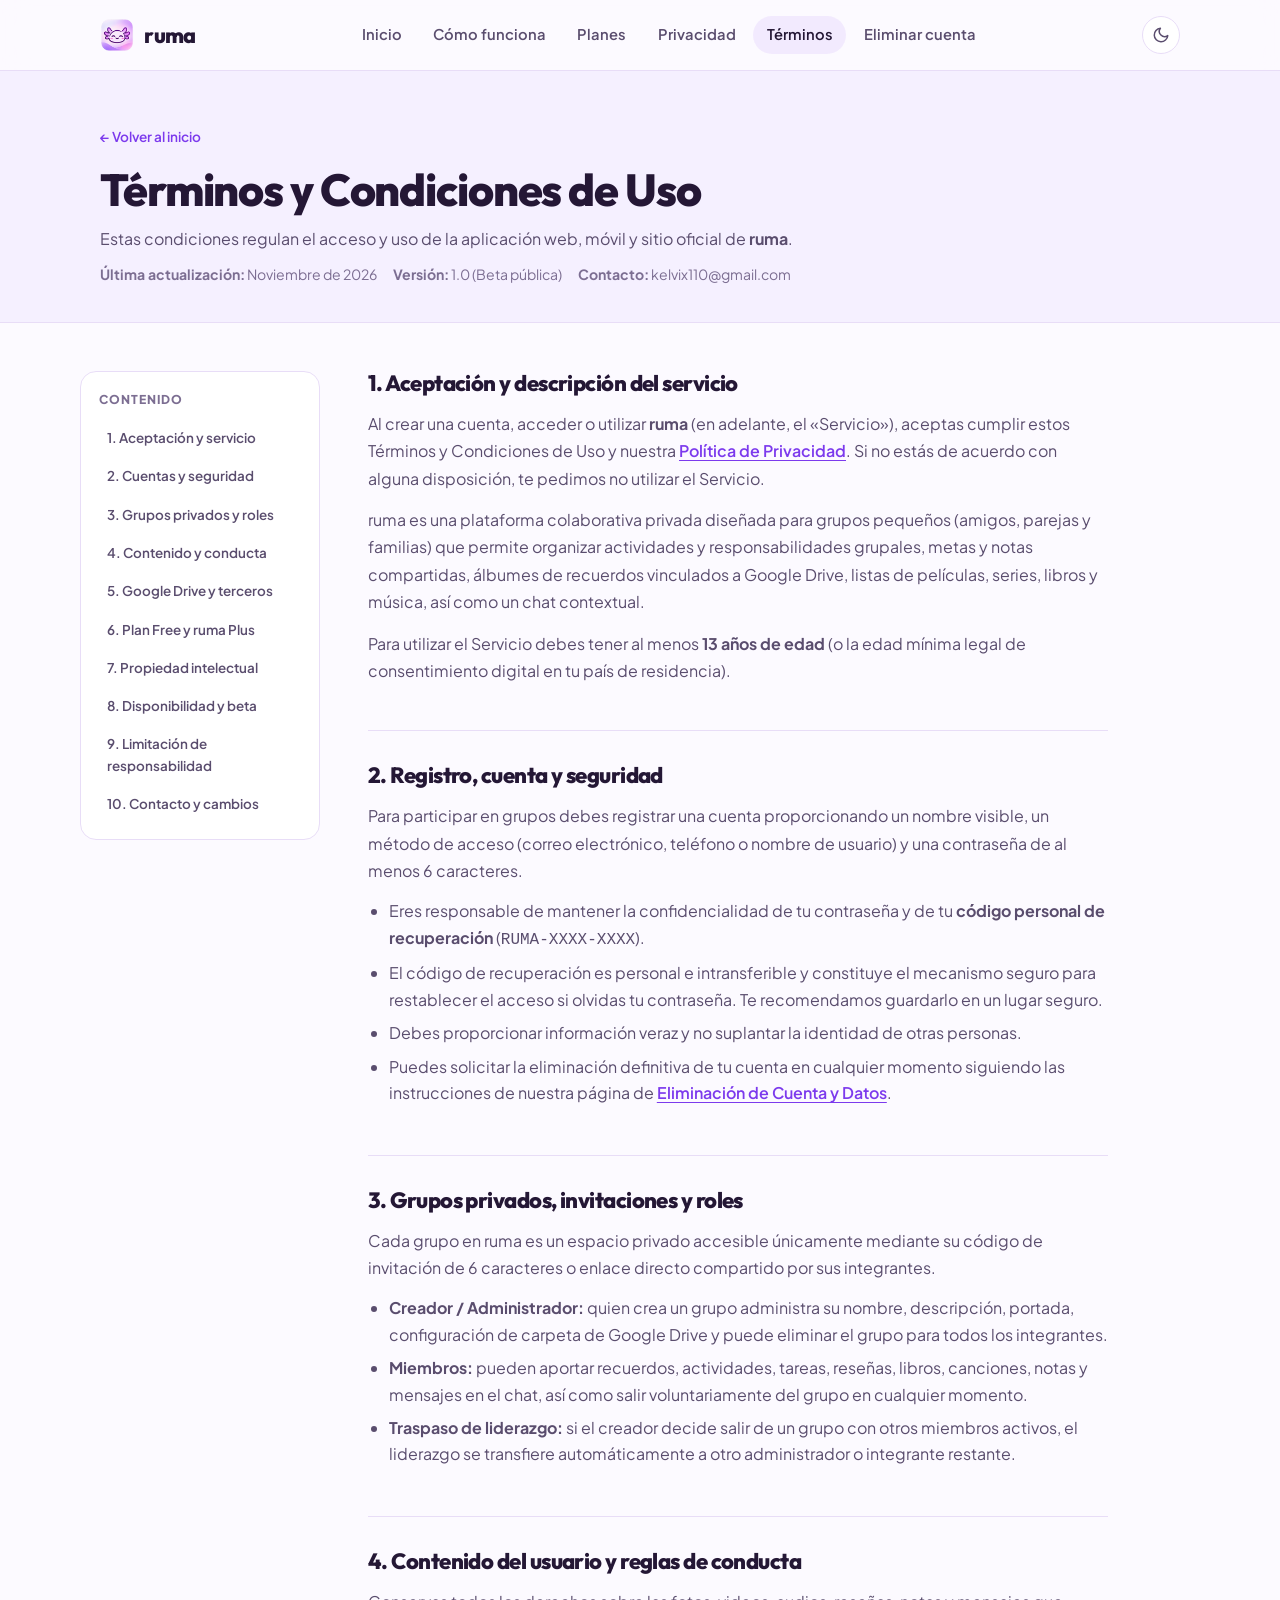
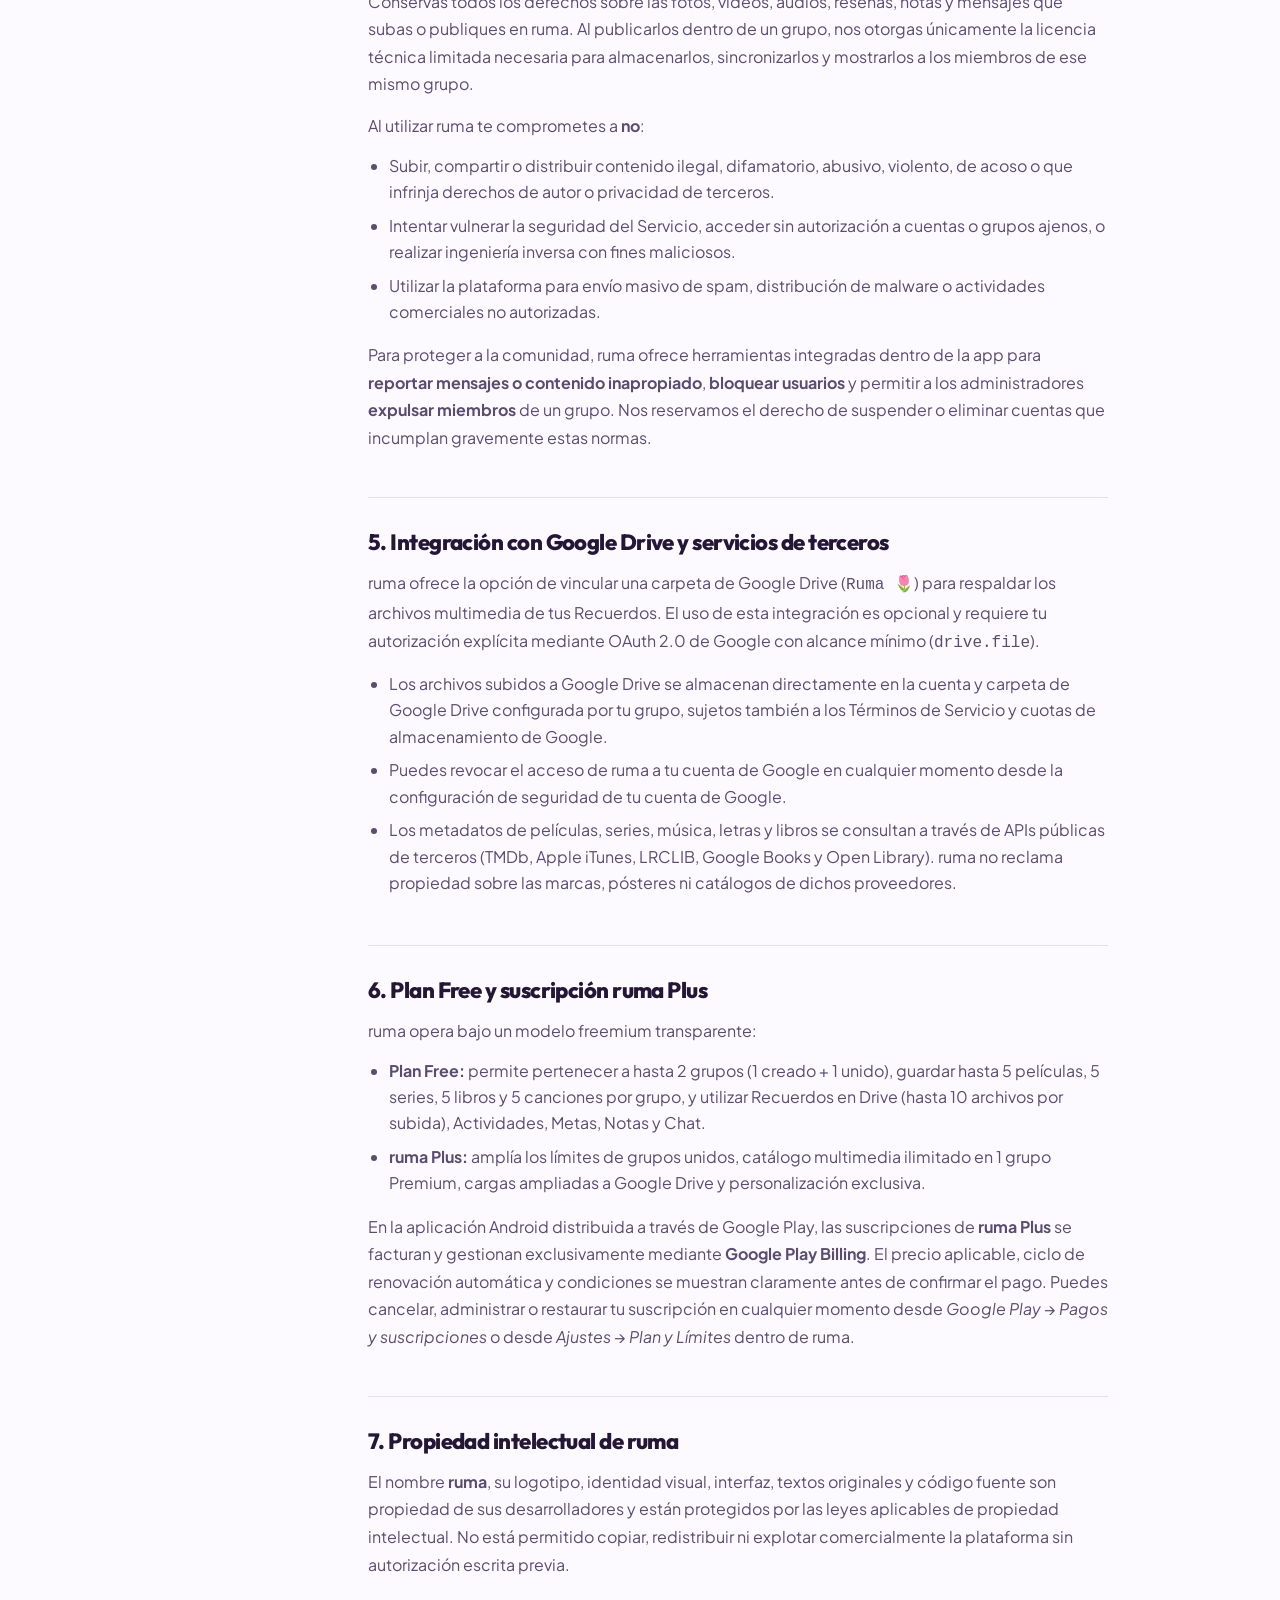
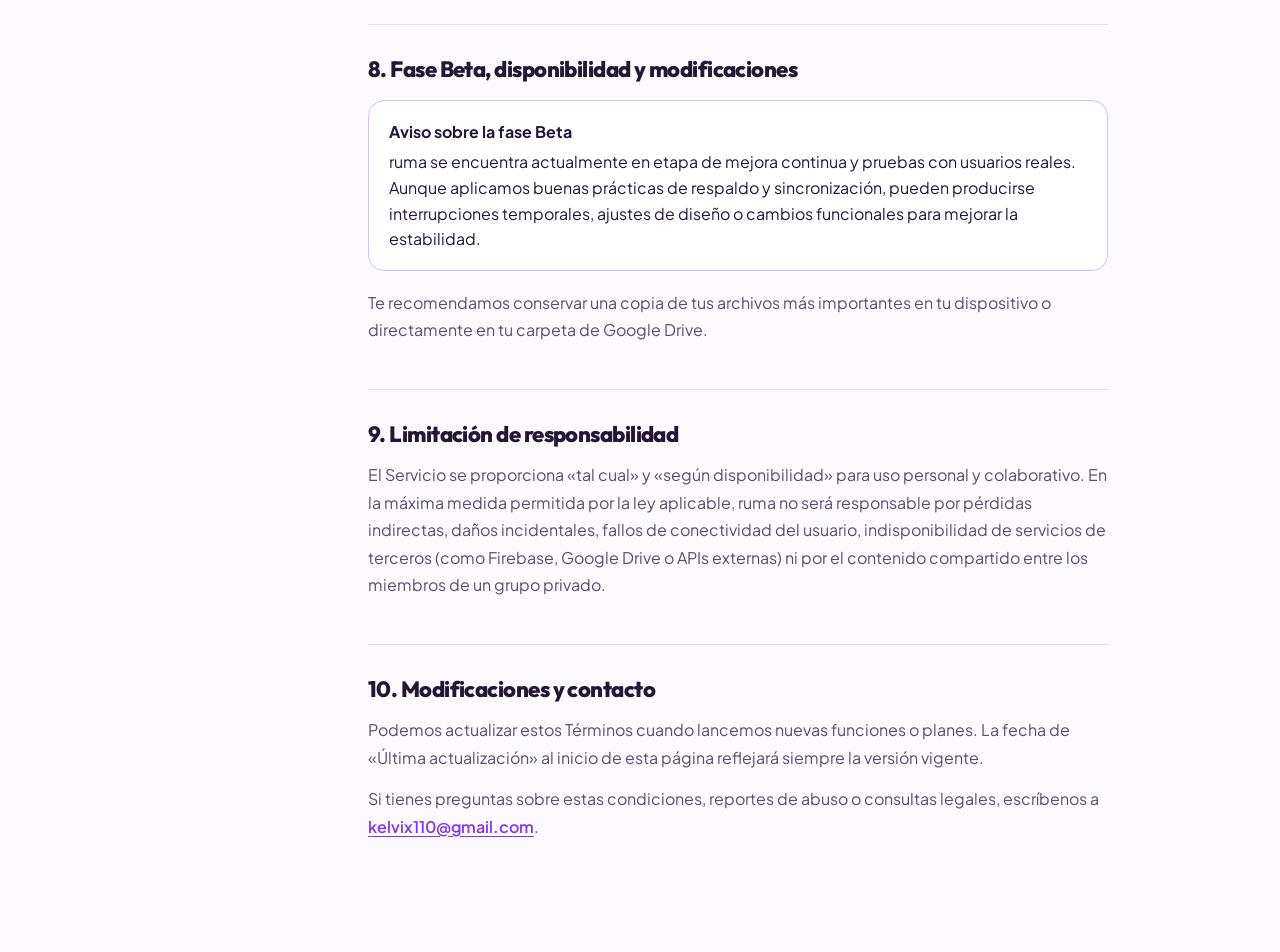
<file: terms.html>
<!DOCTYPE html>
<html lang="es">
<head>
  <meta charset="UTF-8" />
  <meta http-equiv="refresh" content="0; url=terminos.html" />
  <link rel="canonical" href="terminos.html" />
  <title>Términos y Condiciones — ruma</title>
</head>
<body>
  <p>Redirigiendo a <a href="terminos.html">Términos y Condiciones de Uso de ruma</a>…</p>
</body>
</html>
</file>
<file: css/styles.css>
/* ==========================================================================
   ruma — Sitio Web Oficial (Sistema de Diseño Editorial)
   Paleta oficial de marca: Claro (#FCFAFF) por defecto + Oscuro (#15111E)
   Tipografía: Outfit (Display) · Plus Jakarta Sans (UI/Texto) · JetBrains Mono
   ========================================================================== */

:root,
[data-theme="light"] {
  color-scheme: light;
  --bg: #FCFAFF;
  --bg-subtle: #F5F0FF;
  --surface: #FFFFFF;
  --surface-2: #F7F3FF;
  --surface-hover: #EFE8FF;
  --nav-bg: rgba(252, 250, 255, 0.86);

  --ink: #241735;
  --ink-2: #5A4D6E;
  --ink-muted: #7C6E92;

  --border: #E8DDF7;
  --border-strong: #D4C1EF;

  --primary: #7C3AED;
  --primary-hover: #6D28D9;
  --primary-soft: rgba(124, 58, 237, 0.08);
  --primary-soft-2: rgba(124, 58, 237, 0.14);
  --on-primary: #FFFFFF;

  --accent-rose: #C026D3;
  --accent-rose-soft: rgba(192, 38, 211, 0.09);
  --success: #059669;
  --success-soft: rgba(5, 150, 105, 0.1);
  --danger: #DC2626;
  --danger-soft: rgba(220, 38, 38, 0.08);

  --shadow-xs: 0 1px 2px rgba(36, 23, 53, 0.04);
  --shadow-sm: 0 4px 14px rgba(36, 23, 53, 0.06);
  --shadow-md: 0 12px 32px rgba(36, 23, 53, 0.08);
  --shadow-phone: 0 24px 60px rgba(36, 23, 53, 0.14), 0 4px 16px rgba(36, 23, 53, 0.06);

  --phone-shell: #1A1326;
  --phone-screen: #15111E;
  --phone-card: #211A2E;
  --phone-card-2: #2B223B;
  --phone-border: #382C4B;
  --phone-ink: #F5F0FF;
  --phone-ink-2: #B8A9CC;
  --phone-accent: #A78BFA;

  --radius-sm: 10px;
  --radius-md: 16px;
  --radius-lg: 22px;
  --radius-xl: 28px;
  --radius-pill: 9999px;

  --font-sans: 'Plus Jakarta Sans', -apple-system, BlinkMacSystemFont, 'Segoe UI', sans-serif;
  --font-display: 'Outfit', -apple-system, BlinkMacSystemFont, sans-serif;
  --font-mono: 'JetBrains Mono', ui-monospace, SFMono-Regular, monospace;

  --container: 1120px;
}

[data-theme="dark"] {
  color-scheme: dark;
  --bg: #15111E;
  --bg-subtle: #1B1526;
  --surface: #211A2E;
  --surface-2: #2A213A;
  --surface-hover: #322846;
  --nav-bg: rgba(21, 17, 30, 0.86);

  --ink: #F5F0FF;
  --ink-2: #C2B5D6;
  --ink-muted: #9384AB;

  --border: #342947;
  --border-strong: #4A3B63;

  --primary: #8B5CF6;
  --primary-hover: #7C3AED;
  --primary-soft: rgba(139, 92, 246, 0.14);
  --primary-soft-2: rgba(139, 92, 246, 0.22);
  --on-primary: #FFFFFF;

  --accent-rose: #E879F9;
  --accent-rose-soft: rgba(232, 121, 249, 0.14);
  --success: #34D399;
  --success-soft: rgba(52, 211, 153, 0.14);
  --danger: #F87171;
  --danger-soft: rgba(248, 113, 113, 0.14);

  --shadow-xs: 0 1px 2px rgba(0, 0, 0, 0.24);
  --shadow-sm: 0 6px 18px rgba(0, 0, 0, 0.3);
  --shadow-md: 0 16px 38px rgba(0, 0, 0, 0.42);
  --shadow-phone: 0 28px 64px rgba(0, 0, 0, 0.55);

  --phone-shell: #0E0A16;
  --phone-screen: #15111E;
  --phone-card: #211A2E;
  --phone-card-2: #2B223B;
  --phone-border: #382C4B;
  --phone-ink: #F5F0FF;
  --phone-ink-2: #B8A9CC;
  --phone-accent: #C4B5FD;
}

/* ── Reset & Base ──────────────────────────────────────────────────────── */
*, *::before, *::after { box-sizing: border-box; }

html {
  scroll-behavior: smooth;
  -webkit-text-size-adjust: 100%;
}

body {
  margin: 0;
  font-family: var(--font-sans);
  font-size: 16px;
  line-height: 1.6;
  color: var(--ink);
  background: var(--bg);
  -webkit-font-smoothing: antialiased;
  overflow-x: hidden;
  transition: background-color 0.2s ease, color 0.2s ease;
}

img { max-width: 100%; display: block; }
a { color: inherit; text-decoration: none; }
button { font: inherit; color: inherit; cursor: pointer; background: none; border: none; }

h1, h2, h3, h4 {
  font-family: var(--font-display);
  margin: 0;
  color: var(--ink);
  letter-spacing: -0.025em;
  line-height: 1.15;
}

p { margin: 0; color: var(--ink-2); }

.container {
  width: 100%;
  max-width: var(--container);
  margin: 0 auto;
  padding: 0 1.25rem;
}

.sr-only {
  position: absolute; width: 1px; height: 1px; padding: 0; margin: -1px;
  overflow: hidden; clip: rect(0, 0, 0, 0); border: 0;
}

/* ── Navbar ────────────────────────────────────────────────────────────── */
.site-header {
  position: sticky;
  top: 0;
  z-index: 100;
  background: var(--nav-bg);
  backdrop-filter: blur(14px);
  -webkit-backdrop-filter: blur(14px);
  border-bottom: 1px solid var(--border);
}

.nav-inner {
  height: 70px;
  display: flex;
  align-items: center;
  justify-content: space-between;
  gap: 1rem;
}

.brand {
  display: inline-flex;
  align-items: center;
  gap: 0.65rem;
  font-family: var(--font-display);
  font-weight: 800;
  font-size: 1.35rem;
  letter-spacing: -0.03em;
  color: var(--ink);
}

.brand-mark {
  width: 34px;
  height: 34px;
  border-radius: 10px;
  object-fit: contain;
}

.nav-links {
  display: flex;
  align-items: center;
  gap: 0.25rem;
}

.nav-links a {
  padding: 0.48rem 0.85rem;
  border-radius: var(--radius-pill);
  font-size: 0.92rem;
  font-weight: 600;
  color: var(--ink-2);
  transition: color 0.15s ease, background-color 0.15s ease;
}

.nav-links a:hover,
.nav-links a[aria-current="page"] {
  color: var(--ink);
  background: var(--primary-soft);
}

.nav-actions {
  display: flex;
  align-items: center;
  gap: 0.55rem;
}

.icon-btn {
  width: 38px;
  height: 38px;
  border-radius: var(--radius-pill);
  border: 1px solid var(--border);
  background: var(--surface);
  color: var(--ink-2);
  display: inline-flex;
  align-items: center;
  justify-content: center;
  transition: background-color 0.15s ease, border-color 0.15s ease, color 0.15s ease;
}

.icon-btn:hover {
  background: var(--surface-hover);
  border-color: var(--border-strong);
  color: var(--ink);
}

.mobile-menu-btn { display: none; }

.mobile-drawer {
  display: none;
  border-top: 1px solid var(--border);
  background: var(--surface);
  padding: 1rem 1.25rem 1.35rem;
}

.mobile-drawer.open { display: block; }

.mobile-drawer-links {
  display: flex;
  flex-direction: column;
  gap: 0.3rem;
  margin-bottom: 1rem;
}

.mobile-drawer-links a {
  padding: 0.7rem 0.85rem;
  border-radius: var(--radius-sm);
  font-weight: 600;
  color: var(--ink-2);
}

.mobile-drawer-links a:hover,
.mobile-drawer-links a[aria-current="page"] {
  background: var(--primary-soft);
  color: var(--ink);
}

/* ── Buttons ───────────────────────────────────────────────────────────── */
.btn {
  display: inline-flex;
  align-items: center;
  justify-content: center;
  gap: 0.5rem;
  font-weight: 700;
  font-size: 0.94rem;
  padding: 0.72rem 1.35rem;
  border-radius: var(--radius-pill);
  border: 1px solid transparent;
  transition: transform 0.15s ease, background-color 0.15s ease, border-color 0.15s ease, box-shadow 0.15s ease;
  white-space: nowrap;
}

.btn:active { transform: translateY(1px); }

.btn-sm {
  padding: 0.52rem 1.05rem;
  font-size: 0.88rem;
}

.btn-primary {
  background: var(--primary);
  color: var(--on-primary);
  box-shadow: 0 2px 10px rgba(124, 58, 237, 0.22);
}

.btn-primary:hover {
  background: var(--primary-hover);
  box-shadow: 0 6px 18px rgba(124, 58, 237, 0.28);
}

.btn-secondary {
  background: var(--surface);
  color: var(--ink);
  border-color: var(--border-strong);
  box-shadow: var(--shadow-xs);
}

.btn-secondary:hover {
  background: var(--surface-hover);
  border-color: var(--primary);
}

.btn-ghost {
  background: transparent;
  color: var(--ink-2);
  border-color: var(--border);
}

.btn-ghost:hover {
  background: var(--surface-2);
  color: var(--ink);
}

/* ── Hero Section ──────────────────────────────────────────────────────── */
.hero {
  padding: 4.5rem 0 4rem;
  border-bottom: 1px solid var(--border);
  background:
    radial-gradient(640px 360px at 82% 18%, rgba(124, 58, 237, 0.08), transparent 70%),
    radial-gradient(520px 320px at 10% 80%, rgba(192, 38, 211, 0.05), transparent 70%),
    var(--bg);
}

.hero-grid {
  display: grid;
  grid-template-columns: minmax(0, 1.08fr) minmax(0, 0.92fr);
  gap: 3.5rem;
  align-items: center;
}

.hero-eyebrow {
  font-size: 0.82rem;
  font-weight: 700;
  text-transform: uppercase;
  letter-spacing: 0.1em;
  color: var(--primary);
  margin-bottom: 1rem;
}

.hero h1 {
  font-size: clamp(2.35rem, 4.4vw, 3.6rem);
  font-weight: 800;
  letter-spacing: -0.035em;
  line-height: 1.08;
  margin-bottom: 1.25rem;
}

.hero-lead {
  font-size: clamp(1.02rem, 1.4vw, 1.16rem);
  line-height: 1.65;
  max-width: 52ch;
  margin-bottom: 1.9rem;
}

.hero-cta-row {
  display: flex;
  flex-wrap: wrap;
  gap: 0.75rem;
  margin-bottom: 1.65rem;
}

.hero-meta {
  display: flex;
  flex-wrap: wrap;
  gap: 1.25rem;
  font-size: 0.84rem;
  font-weight: 600;
  color: var(--ink-muted);
}

.hero-meta span {
  display: inline-flex;
  align-items: center;
  gap: 0.4rem;
}

/* ── Interactive Mobile Showcase ───────────────────────────────────────── */
.showcase-wrap {
  display: flex;
  flex-direction: column;
  align-items: center;
  gap: 1rem;
}

.showcase-tabs {
  display: inline-flex;
  flex-wrap: wrap;
  justify-content: center;
  gap: 0.35rem;
  padding: 0.32rem;
  background: var(--surface);
  border: 1px solid var(--border);
  border-radius: var(--radius-pill);
  box-shadow: var(--shadow-xs);
}

.showcase-tab {
  padding: 0.42rem 0.9rem;
  border-radius: var(--radius-pill);
  font-size: 0.82rem;
  font-weight: 700;
  color: var(--ink-2);
  transition: background-color 0.15s ease, color 0.15s ease;
}

.showcase-tab:hover { color: var(--ink); }

.showcase-tab.active {
  background: var(--primary);
  color: var(--on-primary);
}

.phone-frame {
  width: 100%;
  max-width: 356px;
  background: var(--phone-shell);
  border-radius: 38px;
  padding: 12px;
  box-shadow: var(--shadow-phone);
  border: 1px solid rgba(255, 255, 255, 0.08);
}

.phone-screen {
  background: var(--phone-screen);
  border-radius: 28px;
  padding: 1rem;
  color: var(--phone-ink);
  min-height: 416px;
  display: flex;
  flex-direction: column;
  gap: 0.85rem;
}

.phone-notch {
  width: 84px;
  height: 18px;
  border-radius: 999px;
  background: #090611;
  margin: 0 auto 0.2rem;
}

.phone-topbar {
  display: flex;
  align-items: center;
  justify-content: space-between;
  font-size: 0.78rem;
  color: var(--phone-ink-2);
}

.phone-group-pill {
  display: inline-flex;
  align-items: center;
  gap: 0.45rem;
  font-weight: 700;
  color: var(--phone-ink);
  font-size: 0.85rem;
}

.phone-group-pill img {
  width: 22px;
  height: 22px;
  border-radius: 6px;
}

.phone-panel { display: none; flex-direction: column; gap: 0.75rem; flex: 1; }
.phone-panel.active { display: flex; animation: fadeSlide 0.22s ease; }

@keyframes fadeSlide {
  from { opacity: 0; transform: translateY(5px); }
  to { opacity: 1; transform: translateY(0); }
}

.p-card {
  background: var(--phone-card);
  border: 1px solid var(--phone-border);
  border-radius: 16px;
  padding: 0.85rem;
}

.p-card-head {
  display: flex;
  align-items: flex-start;
  justify-content: space-between;
  gap: 0.5rem;
  margin-bottom: 0.45rem;
}

.p-title {
  font-family: var(--font-display);
  font-weight: 700;
  font-size: 0.96rem;
  color: var(--phone-ink);
  line-height: 1.25;
}

.p-sub {
  font-size: 0.75rem;
  color: var(--phone-ink-2);
  margin-top: 0.15rem;
}

.p-status {
  font-size: 0.68rem;
  font-weight: 700;
  padding: 0.22rem 0.55rem;
  border-radius: 999px;
  background: rgba(167, 139, 250, 0.16);
  color: #E9D5FF;
  white-space: nowrap;
}

.p-progress-row {
  display: flex;
  align-items: center;
  justify-content: space-between;
  font-size: 0.74rem;
  color: var(--phone-ink-2);
  margin: 0.55rem 0 0.35rem;
}

.p-bar {
  height: 6px;
  border-radius: 999px;
  background: var(--phone-card-2);
  overflow: hidden;
}

.p-bar i {
  display: block;
  height: 100%;
  border-radius: 999px;
  background: linear-gradient(90deg, #8B5CF6, #F0ABFC);
  transition: width 0.25s ease;
}

.p-tasks {
  display: flex;
  flex-direction: column;
  gap: 0.45rem;
  margin-top: 0.2rem;
}

.p-task {
  display: flex;
  align-items: center;
  gap: 0.6rem;
  padding: 0.55rem 0.7rem;
  border-radius: 12px;
  background: var(--phone-card);
  border: 1px solid var(--phone-border);
  text-align: left;
  width: 100%;
  transition: border-color 0.15s ease, background-color 0.15s ease;
}

.p-task:hover { background: var(--phone-card-2); }

.p-check {
  width: 18px;
  height: 18px;
  border-radius: 6px;
  border: 1.5px solid #6E5B94;
  display: inline-flex;
  align-items: center;
  justify-content: center;
  flex-shrink: 0;
  font-size: 0.7rem;
  color: #fff;
}

.p-task.done .p-check {
  background: #7C3AED;
  border-color: #7C3AED;
}

.p-task-text {
  font-size: 0.8rem;
  color: var(--phone-ink);
  font-weight: 600;
  flex: 1;
}

.p-task.done .p-task-text {
  text-decoration: line-through;
  color: var(--phone-ink-2);
}

.p-assignee {
  font-size: 0.68rem;
  font-weight: 700;
  color: #C4B5FD;
  background: rgba(167, 139, 250, 0.12);
  padding: 0.16rem 0.45rem;
  border-radius: 999px;
}

.p-memory-hero {
  height: 112px;
  border-radius: 12px;
  background: linear-gradient(135deg, #3B1E66 0%, #7C3AED 55%, #C026D3 100%);
  padding: 0.8rem;
  display: flex;
  flex-direction: column;
  justify-content: flex-end;
  margin-bottom: 0.55rem;
}

.p-memory-hero span {
  font-size: 0.7rem;
  color: rgba(255, 255, 255, 0.84);
  font-weight: 600;
}

.p-memory-hero strong {
  font-family: var(--font-display);
  font-size: 1rem;
  color: #FFFFFF;
}

.p-drive-row {
  display: flex;
  align-items: center;
  justify-content: space-between;
  font-size: 0.74rem;
  color: #34D399;
  font-weight: 600;
}

.p-media-list {
  display: flex;
  flex-direction: column;
  gap: 0.55rem;
}

.p-media-item {
  display: flex;
  align-items: center;
  gap: 0.7rem;
  padding: 0.65rem 0.75rem;
  border-radius: 14px;
  background: var(--phone-card);
  border: 1px solid var(--phone-border);
}

.p-media-badge {
  width: 38px;
  height: 46px;
  border-radius: 8px;
  background: var(--phone-card-2);
  display: flex;
  align-items: center;
  justify-content: center;
  font-weight: 800;
  font-size: 0.72rem;
  color: #E9D5FF;
  flex-shrink: 0;
}

.p-media-meta { flex: 1; min-width: 0; }
.p-media-meta strong { display: block; font-size: 0.84rem; color: var(--phone-ink); }
.p-media-meta span { display: block; font-size: 0.73rem; color: var(--phone-ink-2); }

.p-score {
  font-family: var(--font-mono);
  font-size: 0.76rem;
  font-weight: 700;
  color: #FBBF24;
}

.p-chat-stack {
  display: flex;
  flex-direction: column;
  gap: 0.55rem;
}

.p-bubble {
  max-width: 88%;
  padding: 0.65rem 0.8rem;
  border-radius: 14px;
  font-size: 0.79rem;
  line-height: 1.45;
  background: var(--phone-card);
  border: 1px solid var(--phone-border);
  color: var(--phone-ink);
}

.p-bubble.mine {
  align-self: flex-end;
  background: #5B21B6;
  border-color: #7C3AED;
}

.p-quote {
  padding: 0.45rem 0.6rem;
  border-radius: 9px;
  background: rgba(255, 255, 255, 0.07);
  border-left: 2.5px solid #E879F9;
  margin-bottom: 0.4rem;
  font-size: 0.72rem;
}

.p-quote b { display: block; color: #F5F0FF; }
.p-quote span { color: #D8C7F0; }

/* ── Sections ──────────────────────────────────────────────────────────── */
.section {
  padding: 4.75rem 0;
}

.section-alt {
  background: var(--bg-subtle);
  border-top: 1px solid var(--border);
  border-bottom: 1px solid var(--border);
}

.section-head {
  max-width: 640px;
  margin-bottom: 2.75rem;
}

.section-label {
  font-size: 0.8rem;
  font-weight: 700;
  text-transform: uppercase;
  letter-spacing: 0.1em;
  color: var(--primary);
  margin-bottom: 0.65rem;
}

.section-head h2 {
  font-size: clamp(1.75rem, 3vw, 2.45rem);
  font-weight: 800;
  margin-bottom: 0.85rem;
}

.section-head p {
  font-size: 1.02rem;
}

/* ── Feature Grid ──────────────────────────────────────────────────────── */
.features-grid {
  display: grid;
  grid-template-columns: repeat(3, minmax(0, 1fr));
  gap: 1.25rem;
}

.feature-card {
  background: var(--surface);
  border: 1px solid var(--border);
  border-radius: var(--radius-lg);
  padding: 1.65rem;
  box-shadow: var(--shadow-xs);
  transition: transform 0.18s ease, box-shadow 0.18s ease, border-color 0.18s ease;
}

.feature-card:hover {
  transform: translateY(-2px);
  box-shadow: var(--shadow-sm);
  border-color: var(--border-strong);
}

.feature-icon {
  width: 42px;
  height: 42px;
  border-radius: 12px;
  background: var(--primary-soft);
  color: var(--primary);
  display: inline-flex;
  align-items: center;
  justify-content: center;
  margin-bottom: 1.1rem;
}

.feature-card h3 {
  font-size: 1.15rem;
  font-weight: 700;
  margin-bottom: 0.55rem;
}

.feature-card p {
  font-size: 0.93rem;
  line-height: 1.6;
}

/* ── Steps ─────────────────────────────────────────────────────────────── */
.steps-grid {
  display: grid;
  grid-template-columns: repeat(3, minmax(0, 1fr));
  gap: 1.5rem;
}

.step-card {
  background: var(--surface);
  border: 1px solid var(--border);
  border-radius: var(--radius-lg);
  padding: 1.65rem;
}

.step-num {
  font-family: var(--font-mono);
  font-size: 0.82rem;
  font-weight: 700;
  color: var(--primary);
  margin-bottom: 0.8rem;
  display: inline-block;
}

.step-card h3 {
  font-size: 1.15rem;
  margin-bottom: 0.5rem;
}

.step-card p {
  font-size: 0.93rem;
}

/* ── Pricing / Plans ───────────────────────────────────────────────────── */
.plans-grid {
  display: grid;
  grid-template-columns: repeat(2, minmax(0, 1fr));
  gap: 1.5rem;
  align-items: stretch;
}

.plan-card {
  background: var(--surface);
  border: 1px solid var(--border);
  border-radius: var(--radius-xl);
  padding: 2rem;
  display: flex;
  flex-direction: column;
  box-shadow: var(--shadow-xs);
}

.plan-card.featured {
  border-color: var(--border-strong);
  box-shadow: var(--shadow-md);
}

.plan-top {
  display: flex;
  align-items: center;
  justify-content: space-between;
  gap: 0.75rem;
  margin-bottom: 0.75rem;
}

.plan-name {
  font-family: var(--font-display);
  font-size: 1.4rem;
  font-weight: 800;
}

.plan-tag {
  font-size: 0.75rem;
  font-weight: 700;
  padding: 0.25rem 0.65rem;
  border-radius: var(--radius-pill);
  background: var(--primary-soft);
  color: var(--primary);
}

.plan-tag.success {
  background: var(--success-soft);
  color: var(--success);
}

.plan-price {
  font-family: var(--font-display);
  font-size: 2rem;
  font-weight: 800;
  margin: 0.35rem 0 0.6rem;
}

.plan-price small {
  font-family: var(--font-sans);
  font-size: 0.88rem;
  font-weight: 600;
  color: var(--ink-muted);
}

.plan-desc {
  font-size: 0.93rem;
  margin-bottom: 1.45rem;
}

.plan-list {
  list-style: none;
  padding: 0;
  margin: 0 0 1.75rem;
  display: flex;
  flex-direction: column;
  gap: 0.65rem;
  flex: 1;
}

.plan-list li {
  display: flex;
  align-items: flex-start;
  gap: 0.6rem;
  font-size: 0.92rem;
  color: var(--ink-2);
}

.plan-list svg {
  color: var(--primary);
  flex-shrink: 0;
  margin-top: 3px;
}

/* ── FAQ ───────────────────────────────────────────────────────────────── */
.faq-list {
  max-width: 780px;
  display: flex;
  flex-direction: column;
  gap: 0.75rem;
}

.faq-item {
  background: var(--surface);
  border: 1px solid var(--border);
  border-radius: var(--radius-md);
  overflow: hidden;
  transition: border-color 0.15s ease;
}

.faq-item[open] {
  border-color: var(--border-strong);
  box-shadow: var(--shadow-xs);
}

.faq-item summary {
  list-style: none;
  padding: 1.15rem 1.35rem;
  font-family: var(--font-display);
  font-weight: 700;
  font-size: 1.03rem;
  color: var(--ink);
  cursor: pointer;
  display: flex;
  align-items: center;
  justify-content: space-between;
  gap: 1rem;
}

.faq-item summary::-webkit-details-marker { display: none; }

.faq-chevron {
  width: 20px;
  height: 20px;
  color: var(--ink-muted);
  flex-shrink: 0;
  transition: transform 0.2s ease;
}

.faq-item[open] .faq-chevron { transform: rotate(180deg); color: var(--primary); }

.faq-body {
  padding: 0 1.35rem 1.25rem;
  font-size: 0.94rem;
  line-height: 1.65;
  color: var(--ink-2);
}

.faq-body a {
  color: var(--primary);
  font-weight: 600;
  text-decoration: underline;
  text-underline-offset: 3px;
}

/* ── Final CTA ─────────────────────────────────────────────────────────── */
.cta-band {
  background: var(--surface);
  border: 1px solid var(--border);
  border-radius: var(--radius-xl);
  padding: 3rem 2.25rem;
  display: flex;
  align-items: center;
  justify-content: space-between;
  gap: 2rem;
  box-shadow: var(--shadow-sm);
}

.cta-band h2 {
  font-size: clamp(1.55rem, 2.6vw, 2.1rem);
  margin-bottom: 0.55rem;
}

.cta-band p { max-width: 52ch; }

.cta-band-actions {
  display: flex;
  flex-wrap: wrap;
  gap: 0.75rem;
  flex-shrink: 0;
}

/* ── Legal & Documentation Pages ───────────────────────────────────────── */
.legal-hero {
  padding: 3.25rem 0 2.25rem;
  border-bottom: 1px solid var(--border);
  background: var(--bg-subtle);
}

.legal-breadcrumb {
  display: inline-flex;
  align-items: center;
  gap: 0.4rem;
  font-size: 0.85rem;
  font-weight: 600;
  color: var(--primary);
  margin-bottom: 1rem;
}

.legal-hero h1 {
  font-size: clamp(1.95rem, 3.6vw, 2.8rem);
  font-weight: 800;
  margin-bottom: 0.65rem;
}

.legal-meta {
  display: flex;
  flex-wrap: wrap;
  gap: 1rem;
  font-size: 0.88rem;
  color: var(--ink-muted);
  margin-top: 0.75rem;
}

.legal-layout {
  display: grid;
  grid-template-columns: 240px minmax(0, 1fr);
  gap: 3rem;
  padding: 3rem 0 4.5rem;
  align-items: start;
}

.legal-toc {
  position: sticky;
  top: 94px;
  padding: 1.15rem;
  background: var(--surface);
  border: 1px solid var(--border);
  border-radius: var(--radius-md);
}

.legal-toc-title {
  font-size: 0.76rem;
  font-weight: 800;
  text-transform: uppercase;
  letter-spacing: 0.08em;
  color: var(--ink-muted);
  margin-bottom: 0.75rem;
}

.legal-toc ol {
  list-style: none;
  padding: 0;
  margin: 0;
  display: flex;
  flex-direction: column;
  gap: 0.35rem;
}

.legal-toc a {
  display: block;
  padding: 0.35rem 0.5rem;
  border-radius: 8px;
  font-size: 0.84rem;
  font-weight: 600;
  color: var(--ink-2);
  transition: background-color 0.15s ease, color 0.15s ease;
}

.legal-toc a:hover {
  background: var(--primary-soft);
  color: var(--primary);
}

.legal-content {
  max-width: 740px;
}

.legal-content section {
  scroll-margin-top: 92px;
  padding-bottom: 2rem;
  margin-bottom: 2rem;
  border-bottom: 1px solid var(--border);
}

.legal-content section:last-child {
  border-bottom: none;
  margin-bottom: 0;
}

.legal-content h2 {
  font-size: 1.38rem;
  font-weight: 800;
  margin-bottom: 0.85rem;
}

.legal-content h3 {
  font-size: 1.05rem;
  font-weight: 700;
  margin: 1.25rem 0 0.45rem;
}

.legal-content p {
  margin-bottom: 0.85rem;
  line-height: 1.72;
}

.legal-content ul,
.legal-content ol {
  margin: 0.5rem 0 1rem;
  padding-left: 1.3rem;
  color: var(--ink-2);
}

.legal-content li {
  margin-bottom: 0.45rem;
  line-height: 1.65;
}

.legal-content a {
  color: var(--primary);
  font-weight: 600;
  text-decoration: underline;
  text-underline-offset: 3px;
}

.callout {
  padding: 1.15rem 1.25rem;
  border-radius: var(--radius-md);
  background: var(--surface);
  border: 1px solid var(--border-strong);
  margin: 1.1rem 0;
}

.callout strong {
  display: block;
  color: var(--ink);
  margin-bottom: 0.3rem;
}

.callout.danger {
  background: var(--danger-soft);
  border-color: rgba(220, 38, 38, 0.25);
}

.data-table {
  width: 100%;
  border-collapse: collapse;
  margin: 1rem 0 1.25rem;
  font-size: 0.9rem;
  background: var(--surface);
  border: 1px solid var(--border);
  border-radius: var(--radius-md);
  overflow: hidden;
}

.data-table th,
.data-table td {
  padding: 0.85rem 1rem;
  text-align: left;
  border-bottom: 1px solid var(--border);
  vertical-align: top;
}

.data-table th {
  background: var(--bg-subtle);
  font-weight: 700;
  color: var(--ink);
  font-size: 0.84rem;
}

.data-table tr:last-child td { border-bottom: none; }

/* ── Delete Account Form ───────────────────────────────────────────────── */
.form-card {
  background: var(--surface);
  border: 1px solid var(--border);
  border-radius: var(--radius-lg);
  padding: 1.65rem;
  box-shadow: var(--shadow-xs);
  margin-top: 1.25rem;
}

.field {
  display: flex;
  flex-direction: column;
  gap: 0.4rem;
  margin-bottom: 1rem;
}

.field label {
  font-size: 0.88rem;
  font-weight: 700;
  color: var(--ink);
}

.field input,
.field select,
.field textarea {
  width: 100%;
  padding: 0.72rem 0.9rem;
  border-radius: var(--radius-sm);
  border: 1px solid var(--border-strong);
  background: var(--bg);
  color: var(--ink);
  font-family: inherit;
  font-size: 16px;
  transition: border-color 0.15s ease, box-shadow 0.15s ease;
}

.field input:focus,
.field select:focus,
.field textarea:focus {
  outline: none;
  border-color: var(--primary);
  box-shadow: 0 0 0 3px var(--primary-soft-2);
}

.form-actions {
  display: flex;
  flex-wrap: wrap;
  gap: 0.75rem;
  margin-top: 1.15rem;
}

.inline-feedback {
  margin-top: 0.85rem;
  font-size: 0.86rem;
  font-weight: 600;
  color: var(--success);
  min-height: 1.25rem;
}

/* ── Footer ────────────────────────────────────────────────────────────── */
.site-footer {
  border-top: 1px solid var(--border);
  background: var(--bg-subtle);
  padding: 3.5rem 0 2.5rem;
}

.footer-grid {
  display: grid;
  grid-template-columns: minmax(0, 1.4fr) repeat(3, minmax(0, 1fr));
  gap: 2.5rem;
  margin-bottom: 2.5rem;
}

.footer-desc {
  margin-top: 0.85rem;
  font-size: 0.9rem;
  max-width: 34ch;
}

.footer-col h4 {
  font-size: 0.84rem;
  font-weight: 800;
  text-transform: uppercase;
  letter-spacing: 0.08em;
  color: var(--ink-muted);
  margin-bottom: 0.9rem;
}

.footer-col ul {
  list-style: none;
  padding: 0;
  margin: 0;
  display: flex;
  flex-direction: column;
  gap: 0.55rem;
}

.footer-col a {
  font-size: 0.92rem;
  font-weight: 600;
  color: var(--ink-2);
  transition: color 0.15s ease;
}

.footer-col a:hover { color: var(--primary); }

.footer-bottom {
  padding-top: 1.5rem;
  border-top: 1px solid var(--border);
  display: flex;
  flex-wrap: wrap;
  align-items: center;
  justify-content: space-between;
  gap: 0.75rem;
  font-size: 0.84rem;
  color: var(--ink-muted);
}

/* ── Responsive ────────────────────────────────────────────────────────── */
@media (max-width: 960px) {
  .hero { padding: 3.25rem 0 3.25rem; }
  .hero-grid { grid-template-columns: 1fr; gap: 2.5rem; }
  .features-grid { grid-template-columns: repeat(2, minmax(0, 1fr)); }
  .steps-grid { grid-template-columns: 1fr; }
  .plans-grid { grid-template-columns: 1fr; }
  .cta-band { flex-direction: column; align-items: flex-start; padding: 2.25rem 1.65rem; }
  .legal-layout { grid-template-columns: 1fr; gap: 1.75rem; }
  .legal-toc { position: static; }
  .footer-grid { grid-template-columns: repeat(2, minmax(0, 1fr)); }
}

@media (max-width: 720px) {
  .nav-links, .nav-cta-desktop { display: none; }
  .mobile-menu-btn { display: inline-flex; }
  .features-grid { grid-template-columns: 1fr; }
  .footer-grid { grid-template-columns: 1fr; gap: 1.85rem; }
  .section { padding: 3.5rem 0; }
  .hero-cta-row .btn { width: 100%; }

  .showcase-tabs { flex-wrap: nowrap; gap: 0.2rem; padding: 0.25rem; max-width: 100%; }
  .showcase-tab { padding: 0.4rem 0.62rem; font-size: 0.76rem; white-space: nowrap; }
}

@media (prefers-reduced-motion: reduce) {
  html { scroll-behavior: auto; }
  *, *::before, *::after { animation-duration: 0.01ms !important; transition-duration: 0.01ms !important; }
}


/* ==========================================================================
   V2 Showcase — Escenario con Pantallazos Reales, Recorrido Interactivo,
   Galería, Casos de Uso, Guía de Instalación y Lightbox
   ========================================================================== */

/* ── Hero Real Device Stage ────────────────────────────────────────────── */
.hero-stage {
  position: relative;
  display: flex;
  flex-direction: column;
  align-items: center;
  gap: 1.1rem;
}

.stage-cluster {
  position: relative;
  display: flex;
  align-items: center;
  justify-content: center;
  width: 100%;
  padding: 0.75rem 0;
}

.stage-glow {
  position: absolute;
  width: 340px;
  height: 340px;
  border-radius: 50%;
  background: radial-gradient(circle, rgba(124, 58, 237, 0.22) 0%, rgba(192, 38, 211, 0.1) 46%, transparent 72%);
  filter: blur(22px);
  pointer-events: none;
  z-index: 0;
}

.stage-peek {
  position: absolute;
  width: 196px;
  border-radius: 26px;
  padding: 6px;
  background: var(--phone-shell);
  border: 1px solid rgba(255, 255, 255, 0.08);
  box-shadow: var(--shadow-md);
  opacity: 0.76;
  cursor: pointer;
  transition: transform 0.28s cubic-bezier(0.22, 1, 0.36, 1), opacity 0.25s ease;
  z-index: 1;
}

.stage-peek img {
  width: 100%;
  border-radius: 20px;
  aspect-ratio: 390 / 844;
  object-fit: cover;
  object-position: top;
}

.stage-peek-left {
  left: -6px;
  transform: rotate(-7deg) translateY(18px) scale(0.92);
}

.stage-peek-left:hover {
  transform: rotate(-4deg) translateY(8px) scale(0.96);
  opacity: 0.96;
}

.stage-peek-right {
  right: -6px;
  transform: rotate(7deg) translateY(22px) scale(0.92);
}

.stage-peek-right:hover {
  transform: rotate(4deg) translateY(10px) scale(0.96);
  opacity: 0.96;
}

.device-bezel {
  position: relative;
  z-index: 2;
  width: 100%;
  max-width: 288px;
  background: linear-gradient(155deg, #2B213C 0%, #140F1E 50%, #1F182D 100%);
  border-radius: 42px;
  padding: 10px;
  box-shadow: var(--shadow-phone);
  border: 1px solid rgba(255, 255, 255, 0.14);
}

.device-bezel-lg {
  max-width: 318px;
}

.device-viewport {
  position: relative;
  border-radius: 33px;
  overflow: hidden;
  background: #15111E;
  aspect-ratio: 390 / 844;
}

.device-viewport img {
  width: 100%;
  height: 100%;
  object-fit: cover;
  object-position: top;
  display: block;
  transition: opacity 0.24s ease, transform 0.28s ease;
}

.device-viewport.switching img {
  opacity: 0.2;
  transform: scale(0.985);
}

.device-zoom-btn {
  position: absolute;
  right: 10px;
  bottom: 10px;
  z-index: 4;
  display: inline-flex;
  align-items: center;
  gap: 0.35rem;
  padding: 0.38rem 0.72rem;
  border-radius: var(--radius-pill);
  background: rgba(15, 10, 26, 0.82);
  backdrop-filter: blur(10px);
  -webkit-backdrop-filter: blur(10px);
  border: 1px solid rgba(255, 255, 255, 0.16);
  color: #F5F0FF;
  font-size: 0.74rem;
  font-weight: 700;
  transition: background-color 0.15s ease, transform 0.15s ease;
}

.device-zoom-btn:hover {
  background: var(--primary);
  transform: translateY(-1px);
}

.stage-chip {
  position: absolute;
  z-index: 3;
  display: inline-flex;
  align-items: center;
  gap: 0.5rem;
  padding: 0.55rem 0.85rem;
  border-radius: 14px;
  background: var(--surface);
  border: 1px solid var(--border-strong);
  box-shadow: var(--shadow-md);
  font-size: 0.78rem;
  font-weight: 700;
  color: var(--ink);
  white-space: nowrap;
}

.stage-chip-dot {
  width: 8px;
  height: 8px;
  border-radius: 50%;
  background: var(--success);
  flex-shrink: 0;
}

.stage-chip-top {
  top: 28px;
  right: -12px;
}

.stage-chip-bottom {
  bottom: 44px;
  left: -16px;
}

.hero-metrics {
  display: grid;
  grid-template-columns: repeat(3, minmax(0, 1fr));
  gap: 0.75rem;
  margin-top: 1.85rem;
  padding-top: 1.5rem;
  border-top: 1px solid var(--border);
}

.hero-metric strong {
  display: block;
  font-family: var(--font-display);
  font-size: 1.35rem;
  font-weight: 800;
  color: var(--ink);
  line-height: 1.15;
}

.hero-metric span {
  font-size: 0.8rem;
  color: var(--ink-muted);
  font-weight: 600;
}

/* ── Guided Interactive Walkthrough (#recorrido) ───────────────────────── */
.tour-layout {
  display: grid;
  grid-template-columns: minmax(0, 1.05fr) minmax(0, 0.95fr);
  gap: 3rem;
  align-items: start;
}

.tour-steps {
  display: flex;
  flex-direction: column;
  gap: 0.85rem;
}

.tour-step {
  width: 100%;
  text-align: left;
  padding: 1.25rem 1.35rem;
  border-radius: var(--radius-lg);
  background: var(--surface);
  border: 1px solid var(--border);
  transition: border-color 0.18s ease, box-shadow 0.18s ease, transform 0.18s ease, background-color 0.18s ease;
}

.tour-step:hover {
  border-color: var(--border-strong);
  transform: translateY(-1px);
}

.tour-step.active {
  border-color: var(--primary);
  box-shadow: var(--shadow-sm);
  background: var(--surface);
}

.tour-step-head {
  display: flex;
  align-items: center;
  justify-content: space-between;
  gap: 0.75rem;
  margin-bottom: 0.45rem;
}

.tour-step-num {
  font-family: var(--font-mono);
  font-size: 0.76rem;
  font-weight: 700;
  color: var(--primary);
  background: var(--primary-soft);
  padding: 0.2rem 0.58rem;
  border-radius: var(--radius-pill);
}

.tour-step-tag {
  font-size: 0.74rem;
  font-weight: 700;
  color: var(--ink-muted);
}

.tour-step h3 {
  font-size: 1.14rem;
  font-weight: 800;
  margin-bottom: 0.4rem;
}

.tour-step p {
  font-size: 0.92rem;
  line-height: 1.58;
}

.tour-step-bullets {
  display: none;
  margin: 0.85rem 0 0;
  padding: 0.85rem 0 0;
  border-top: 1px solid var(--border);
  list-style: none;
  flex-direction: column;
  gap: 0.42rem;
}

.tour-step.active .tour-step-bullets {
  display: flex;
}

.tour-step-bullets li {
  display: flex;
  align-items: flex-start;
  gap: 0.5rem;
  font-size: 0.86rem;
  color: var(--ink-2);
}

.tour-step-bullets li::before {
  content: "✓";
  color: var(--primary);
  font-weight: 800;
  flex-shrink: 0;
}

.tour-subpills {
  display: none;
  flex-wrap: wrap;
  gap: 0.4rem;
  margin-top: 0.85rem;
}

.tour-step.active .tour-subpills {
  display: flex;
}

.tour-subpill {
  padding: 0.34rem 0.78rem;
  border-radius: var(--radius-pill);
  border: 1px solid var(--border-strong);
  background: var(--bg-subtle);
  color: var(--ink-2);
  font-size: 0.78rem;
  font-weight: 700;
  transition: background-color 0.15s ease, color 0.15s ease, border-color 0.15s ease;
}

.tour-subpill.active,
.tour-subpill:hover {
  background: var(--primary);
  border-color: var(--primary);
  color: var(--on-primary);
}

.tour-sticky {
  position: sticky;
  top: 94px;
  display: flex;
  flex-direction: column;
  align-items: center;
  gap: 1.15rem;
}

.tour-caption-card {
  width: 100%;
  max-width: 380px;
  background: var(--surface);
  border: 1px solid var(--border);
  border-radius: var(--radius-md);
  padding: 1rem 1.15rem;
  box-shadow: var(--shadow-xs);
}

.tour-caption-top {
  display: flex;
  align-items: center;
  justify-content: space-between;
  gap: 0.75rem;
  margin-bottom: 0.35rem;
}

.tour-caption-title {
  font-family: var(--font-display);
  font-weight: 800;
  font-size: 0.98rem;
  color: var(--ink);
}

.tour-caption-text {
  font-size: 0.85rem;
  color: var(--ink-2);
  line-height: 1.5;
}

.tour-nav-controls {
  display: flex;
  align-items: center;
  gap: 0.4rem;
}

.tour-nav-btn {
  width: 32px;
  height: 32px;
  border-radius: var(--radius-pill);
  border: 1px solid var(--border-strong);
  background: var(--surface-2);
  color: var(--ink);
  display: inline-flex;
  align-items: center;
  justify-content: center;
  font-weight: 700;
  transition: background-color 0.15s ease, border-color 0.15s ease;
}

.tour-nav-btn:hover {
  background: var(--primary);
  border-color: var(--primary);
  color: var(--on-primary);
}

/* ── Real Screenshots Gallery (#pantallazos) ───────────────────────────── */
.gallery-head-row {
  display: flex;
  flex-wrap: wrap;
  align-items: flex-end;
  justify-content: space-between;
  gap: 1.25rem;
  margin-bottom: 2.25rem;
}

.gallery-head-row .section-head { margin-bottom: 0; }

.filter-bar {
  display: inline-flex;
  flex-wrap: wrap;
  gap: 0.35rem;
  padding: 0.3rem;
  background: var(--surface);
  border: 1px solid var(--border);
  border-radius: var(--radius-pill);
}

.filter-pill {
  padding: 0.42rem 0.92rem;
  border-radius: var(--radius-pill);
  font-size: 0.84rem;
  font-weight: 700;
  color: var(--ink-2);
  transition: background-color 0.15s ease, color 0.15s ease;
}

.filter-pill:hover { color: var(--ink); }

.filter-pill.active {
  background: var(--primary);
  color: var(--on-primary);
}

.screens-grid {
  display: grid;
  grid-template-columns: repeat(4, minmax(0, 1fr));
  gap: 1.25rem;
}

.screen-card {
  background: var(--surface);
  border: 1px solid var(--border);
  border-radius: var(--radius-lg);
  padding: 0.85rem;
  display: flex;
  flex-direction: column;
  gap: 0.85rem;
  box-shadow: var(--shadow-xs);
  transition: transform 0.2s ease, box-shadow 0.2s ease, border-color 0.2s ease;
}

.screen-card[hidden] { display: none; }

.screen-card:hover {
  transform: translateY(-4px);
  box-shadow: var(--shadow-md);
  border-color: var(--border-strong);
}

.screen-thumb-btn {
  position: relative;
  display: block;
  width: 100%;
  padding: 6px;
  border-radius: 22px;
  background: var(--phone-shell);
  overflow: hidden;
}

.screen-thumb-btn img {
  width: 100%;
  height: auto;
  aspect-ratio: 390 / 844;
  object-fit: contain;
  border-radius: 17px;
  transition: transform 0.28s ease;
}

.screen-card:hover .screen-thumb-btn img {
  transform: scale(1.02);
}

.screen-zoom-hint {
  position: absolute;
  right: 12px;
  bottom: 12px;
  padding: 0.26rem 0.58rem;
  border-radius: var(--radius-pill);
  background: rgba(15, 10, 26, 0.82);
  color: #F5F0FF;
  font-size: 0.7rem;
  font-weight: 700;
  border: 1px solid rgba(255, 255, 255, 0.16);
}

.screen-card-info {
  padding: 0 0.2rem 0.15rem;
}

.screen-card-kicker {
  font-size: 0.72rem;
  font-weight: 800;
  text-transform: uppercase;
  letter-spacing: 0.08em;
  color: var(--primary);
  margin-bottom: 0.2rem;
}

.screen-card-info h3 {
  font-size: 1rem;
  font-weight: 800;
  margin-bottom: 0.3rem;
}

.screen-card-info p {
  font-size: 0.84rem;
  line-height: 1.5;
}

/* ── Use-Case Switcher (#casos-de-uso) ─────────────────────────────────── */
.usecases-grid {
  display: grid;
  grid-template-columns: repeat(4, minmax(0, 1fr));
  gap: 1.15rem;
}

.usecase-card {
  background: var(--surface);
  border: 1px solid var(--border);
  border-radius: var(--radius-lg);
  padding: 1.5rem;
  display: flex;
  flex-direction: column;
  gap: 0.65rem;
  box-shadow: var(--shadow-xs);
  transition: transform 0.18s ease, border-color 0.18s ease, box-shadow 0.18s ease;
}

.usecase-card:hover {
  transform: translateY(-2px);
  border-color: var(--border-strong);
  box-shadow: var(--shadow-sm);
}

.usecase-tag {
  display: inline-flex;
  align-self: flex-start;
  padding: 0.24rem 0.65rem;
  border-radius: var(--radius-pill);
  background: var(--primary-soft);
  color: var(--primary);
  font-size: 0.74rem;
  font-weight: 800;
}

.usecase-card h3 {
  font-size: 1.1rem;
  font-weight: 800;
}

.usecase-card p {
  font-size: 0.9rem;
  line-height: 1.58;
}

.usecase-example {
  margin-top: auto;
  padding-top: 0.75rem;
  border-top: 1px dashed var(--border-strong);
  font-size: 0.81rem;
  color: var(--ink-muted);
  font-weight: 600;
}

/* ── Install PWA Guide (#instalar) ─────────────────────────────────────── */
.install-card {
  background: var(--surface);
  border: 1px solid var(--border);
  border-radius: var(--radius-xl);
  padding: 2.25rem;
  box-shadow: var(--shadow-sm);
}

.install-head {
  display: flex;
  flex-wrap: wrap;
  align-items: center;
  justify-content: space-between;
  gap: 1.25rem;
  margin-bottom: 1.85rem;
}

.install-head h2 {
  font-size: clamp(1.5rem, 2.5vw, 2rem);
  margin-bottom: 0.35rem;
}

.install-panel { display: none; }
.install-panel.active {
  display: grid;
  grid-template-columns: repeat(3, minmax(0, 1fr));
  gap: 1.15rem;
  animation: fadeSlide 0.2s ease;
}

.install-step {
  padding: 1.25rem;
  border-radius: var(--radius-md);
  background: var(--bg-subtle);
  border: 1px solid var(--border);
}

.install-step-n {
  width: 28px;
  height: 28px;
  border-radius: 999px;
  background: var(--primary);
  color: var(--on-primary);
  font-family: var(--font-mono);
  font-size: 0.8rem;
  font-weight: 800;
  display: inline-flex;
  align-items: center;
  justify-content: center;
  margin-bottom: 0.7rem;
}

.install-step h3 {
  font-size: 1rem;
  margin-bottom: 0.35rem;
}

.install-step p {
  font-size: 0.88rem;
  line-height: 1.55;
}

/* ── Lightbox Modal for Real Screenshots ───────────────────────────────── */
.lightbox {
  position: fixed;
  inset: 0;
  z-index: 900;
  background: rgba(10, 6, 18, 0.86);
  backdrop-filter: blur(12px);
  -webkit-backdrop-filter: blur(12px);
  display: none;
  align-items: center;
  justify-content: center;
  padding: 1.25rem;
}

.lightbox.open { display: flex; }

.lightbox-dialog {
  position: relative;
  width: 100%;
  max-width: 900px;
  display: grid;
  grid-template-columns: auto minmax(0, 1fr);
  gap: 2rem;
  align-items: center;
  background: #1B1526;
  border: 1px solid rgba(255, 255, 255, 0.14);
  border-radius: 28px;
  padding: 1.5rem;
  color: #F5F0FF;
  box-shadow: 0 32px 80px rgba(0, 0, 0, 0.65);
}

.lightbox-close {
  position: absolute;
  top: 14px;
  right: 14px;
  width: 36px;
  height: 36px;
  border-radius: 999px;
  background: rgba(255, 255, 255, 0.1);
  color: #FFFFFF;
  font-size: 1rem;
  font-weight: 700;
  display: inline-flex;
  align-items: center;
  justify-content: center;
}

.lightbox-close:hover { background: rgba(255, 255, 255, 0.2); }

.lightbox-phone {
  width: 280px;
  padding: 8px;
  border-radius: 34px;
  background: #0D0915;
  border: 1px solid rgba(255, 255, 255, 0.14);
}

.lightbox-phone img {
  width: 100%;
  max-height: 72dvh;
  object-fit: contain;
  border-radius: 26px;
}

.lightbox-meta {
  display: flex;
  flex-direction: column;
  gap: 0.75rem;
  padding-right: 1.5rem;
}

.lightbox-kicker {
  font-size: 0.76rem;
  font-weight: 800;
  text-transform: uppercase;
  letter-spacing: 0.09em;
  color: #C4B5FD;
}

.lightbox-meta h3 {
  font-size: 1.55rem;
  color: #FFFFFF;
}

.lightbox-meta p {
  font-size: 0.96rem;
  color: #CFC3E3;
  line-height: 1.65;
}

.lightbox-controls {
  display: flex;
  align-items: center;
  gap: 0.6rem;
  margin-top: 0.65rem;
}

.lightbox-controls .btn-ghost {
  color: #F5F0FF;
  border-color: rgba(255, 255, 255, 0.2);
}

.lightbox-controls .btn-ghost:hover {
  background: rgba(255, 255, 255, 0.12);
}

/* ── Scroll Reveal Motion ──────────────────────────────────────────────── */
[data-reveal] {
  opacity: 0;
  transform: translateY(16px);
  transition: opacity 0.48s cubic-bezier(0.22, 1, 0.36, 1), transform 0.48s cubic-bezier(0.22, 1, 0.36, 1);
}

[data-reveal].revealed {
  opacity: 1;
  transform: translateY(0);
}

@media (max-width: 1040px) {
  .screens-grid { grid-template-columns: repeat(2, minmax(0, 1fr)); }
  .usecases-grid { grid-template-columns: repeat(2, minmax(0, 1fr)); }
  .stage-peek { display: none; }
}

@media (max-width: 960px) {
  .tour-layout { grid-template-columns: 1fr; gap: 2rem; }
  .tour-sticky { position: static; order: -1; }
  .install-panel.active { grid-template-columns: 1fr; }
  .stage-chip { display: none; }
  .lightbox-dialog {
    grid-template-columns: 1fr;
    max-width: 420px;
    max-height: 92dvh;
    overflow-y: auto;
    justify-items: center;
    text-align: center;
  }
  .lightbox-phone { width: 220px; }
  .lightbox-meta { padding-right: 0; align-items: center; }
}

@media (max-width: 600px) {
  .screens-grid { grid-template-columns: 1fr; }
  .usecases-grid { grid-template-columns: 1fr; }
  .hero-metrics { grid-template-columns: repeat(3, minmax(0, 1fr)); gap: 0.55rem; }
  .hero-metric strong { font-size: 1.05rem; }
  .hero-metric span { font-size: 0.74rem; line-height: 1.35; display: block; margin-top: 0.15rem; }
  .install-card { padding: 1.5rem 1.25rem; }
}

@media (prefers-reduced-motion: reduce) {
  [data-reveal] { opacity: 1; transform: none; transition: none; }
}

/* ══ Capa de pulido y responsive v3 ═══════════════════════════════════════ */
.site-header { -webkit-backdrop-filter: saturate(1.4) blur(14px); backdrop-filter: saturate(1.4) blur(14px); }
.btn, .filter-pill, .showcase-tab, .tour-subpill, .tour-nav-btn { min-height: 44px; }
.filter-pill, .showcase-tab { display: inline-flex; align-items: center; justify-content: center; }
.hero h1 { font-size: clamp(2.1rem, 1.2rem + 3.6vw, 3.6rem); text-wrap: balance; }
.section-head h2 { font-size: clamp(1.6rem, 1.1rem + 2vw, 2.4rem); text-wrap: balance; }
.hero-stage, .tour-sticky { padding-top: 1.4rem; }
.stage-chip-top { top: -6px; right: 4px; }
.stage-chip-bottom { bottom: -8px; left: 4px; }
.screen-card { overflow: hidden; }
.screen-card:hover { transform: translateY(-4px) scale(1.01); }
.tour-step { scroll-snap-align: start; }
.lightbox-dialog { touch-action: pan-y; }
.carousel-dots { display: none; }

/* Navegación: el cajón móvil entra antes para que no se apriñen 7 enlaces */
@media (max-width: 1100px) {
  .nav-links, .nav-cta-desktop { display: none; }
  .mobile-menu-btn { display: inline-flex; align-items: center; justify-content: center; min-width: 44px; min-height: 44px; }
}

@media (max-width: 960px) {
  .hero-stage { padding-top: 0.5rem; }
  .hero-grid { gap: 1.75rem; }
  /* Tour: vista previa arriba y pasos en carrusel horizontal justo debajo */
  .tour-sticky { order: -1; }
  .tour-steps {
    display: flex; flex-direction: row; gap: 0.75rem;
    overflow-x: auto; scroll-snap-type: x mandatory;
    margin: 0 calc(var(--gutter, 1.25rem) * -1); padding: 0.25rem var(--gutter, 1.25rem) 0.75rem;
    scrollbar-width: none; -webkit-overflow-scrolling: touch;
  }
  .tour-steps::-webkit-scrollbar { display: none; }
  .tour-step { flex: 0 0 min(82%, 340px); }
  .tour-step:not(.active) .tour-step-bullets, .tour-step:not(.active) .tour-subpills { display: none; }
}

@media (max-width: 720px) {
  .hero { padding: 1.75rem 0 2.5rem; }
  .hero-metrics { display: none; }
  .hero-meta { gap: 0.4rem 1rem; font-size: 0.8rem; }
  .hero-lead { font-size: 1rem; }
  .showcase-tabs { overflow-x: auto; scrollbar-width: none; justify-content: flex-start; }
  .showcase-tabs::-webkit-scrollbar { display: none; }
  .gallery-head-row { align-items: stretch; }
  .filter-bar { display: flex; flex-wrap: nowrap; overflow-x: auto; max-width: 100%; scrollbar-width: none; border-radius: var(--radius-pill); }
  .filter-bar::-webkit-scrollbar { display: none; }
  .filter-pill { white-space: nowrap; flex: 0 0 auto; }
  /* Galería: carrusel con la siguiente tarjeta asomando */
  .screens-grid {
    display: flex; gap: 0.85rem; overflow-x: auto; scroll-snap-type: x mandatory;
    margin: 0 -1.25rem; padding: 0.25rem 1.25rem 1rem;
    scrollbar-width: none; -webkit-overflow-scrolling: touch;
  }
  .screens-grid::-webkit-scrollbar { display: none; }
  .screen-card { flex: 0 0 min(68%, 270px); scroll-snap-align: center; }
  .screen-card[hidden] { display: none; }
  .screen-card:hover { transform: none; }
  .cta-band .btn { width: 100%; }
  .legal-toc { padding: 1rem; }
  .data-table th, .data-table td { padding: 0.65rem 0.7rem; font-size: 0.82rem; }
}

@media (max-width: 400px) {

  .screen-card { flex-basis: 74%; }
  .showcase-tab { padding: 0.4rem 0.7rem; }
}

@supports (padding: max(0px)) {
  .site-footer { padding-bottom: max(2rem, env(safe-area-inset-bottom)); }
  .lightbox { padding-left: max(1rem, env(safe-area-inset-left)); padding-right: max(1rem, env(safe-area-inset-right)); }
}

/* Evita que celdas de grid se ensanchen por contenido con scroll horizontal */
.tour-layout > *, .legal-layout > *, .hero-grid > * { min-width: 0; }
@media (max-width: 960px) {
  .tour-layout, .legal-layout, .hero-grid { grid-template-columns: minmax(0, 1fr); }
  .legal-toc { max-width: 100%; }
}

/* Tablas de datos: tarjetas apiladas en móvil (sin scroll horizontal) */
@media (max-width: 640px) {
  .data-table, .data-table tbody, .data-table tr, .data-table td { display: block; width: 100%; }
  .data-table { border: 0; background: transparent; overflow: visible; }
  .data-table thead { position: absolute; width: 1px; height: 1px; overflow: hidden; clip: rect(0 0 0 0); }
  .data-table tr { background: var(--surface); border: 1px solid var(--border); border-radius: var(--radius-md); margin-bottom: 0.75rem; overflow: hidden; }
  .data-table td { border-bottom: 1px solid var(--border); padding: 0.6rem 0.9rem; }
  .data-table tr td:last-child { border-bottom: 0; }
  .data-table td[data-label]::before { content: attr(data-label); display: block; font-size: 0.7rem; font-weight: 800; letter-spacing: 0.06em; text-transform: uppercase; color: var(--primary); margin-bottom: 0.15rem; }
}
code { overflow-wrap: anywhere; word-break: break-word; }

@media (max-width: 960px) {
  .tour-sticky .device-bezel-lg { max-width: 232px; border-radius: 34px; padding: 8px; }
  .tour-sticky .device-viewport { max-height: 420px; }
  .tour-sticky { gap: 0.85rem; }
}
</file>
